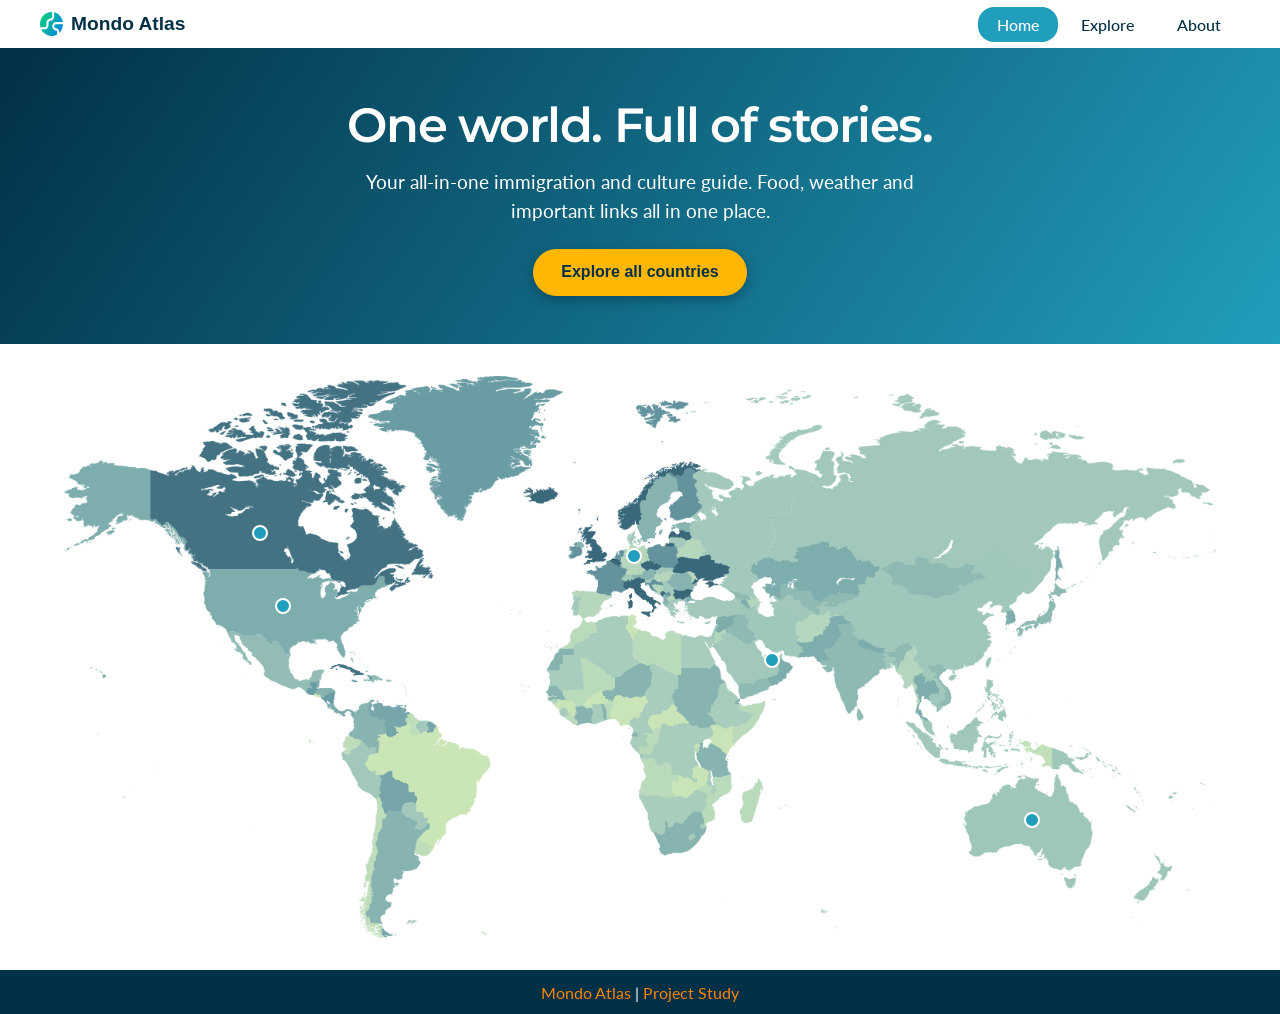
<file: index.html>
<!DOCTYPE html>
<html lang="en">

<head>
    <title>Mondo Atlas - Home</title>
    <meta charset="UTF-8">
    <meta name="viewport" content="width=device-width, initial-scale=1.0">
    <link rel="stylesheet" type="text/css" href="css/style.css">

    <!-- Google Fonts -->
    <link rel="preconnect" href="https://fonts.googleapis.com">
    <link rel="preconnect" href="https://fonts.gstatic.com" crossorigin>
    <link
        href="https://fonts.googleapis.com/css2?family=Lato:ital,wght@0,100;0,300;0,400;0,700;0,900;1,100;1,300;1,400;1,700;1,900&family=Montserrat:ital,wght@0,100..900;1,100..900&display=swap"
        rel="stylesheet">
</head>

<body>
    <!-- Main page navigation -->
    <nav id="topNav">
        <a href="./index.html">
            <div id="siteLogo"><img src="./assets/images/logo.svg" alt="globe logo"><span>Mondo Atlas</span></div>
        </a>
        <ul id="navItems">
            <li id="activeNav"><a href="./index.html">Home</a></li>
            <li><a href="./explore.html">Explore</a></li>
            <li><a href="./about.html">About</a></li>
        </ul>
    </nav>
    <!-- Main content -->
    <main>
        <!-- Hero Section -->
        <header class="heroSection">
            <h1>One world. Full of stories.</h1>
            <p>Your all-in-one immigration and culture guide. Food, weather and important links all in one place.</p>
            <a href="./explore.html" class="heroButton">Explore all countries</a>
        </header>
        <!-- Interactive map -->
        <section id="map">
            <a href="./countries/australia.html">
                <div class="countryDot" id="australiaDot"></div>
            </a>
            <a href="./countries/canada.html">
                <div class="countryDot" id="canadaDot"></div>
            </a>
            <a href="./countries/germany.html">
                <div class="countryDot" id="germanyDot"></div>
            </a>
            <a href="./countries/uae.html">
                <div class="countryDot" id="uaeDot"></div>
            </a>
            <a href="./countries/usa.html">
                <div class="countryDot" id="usaDot"></div>
            </a>
        </section>
    </main>
    <footer><a href=index.html>Mondo Atlas</a> | <a href="about.html">Project Study</a></footer>
</body>

</html>
</file>
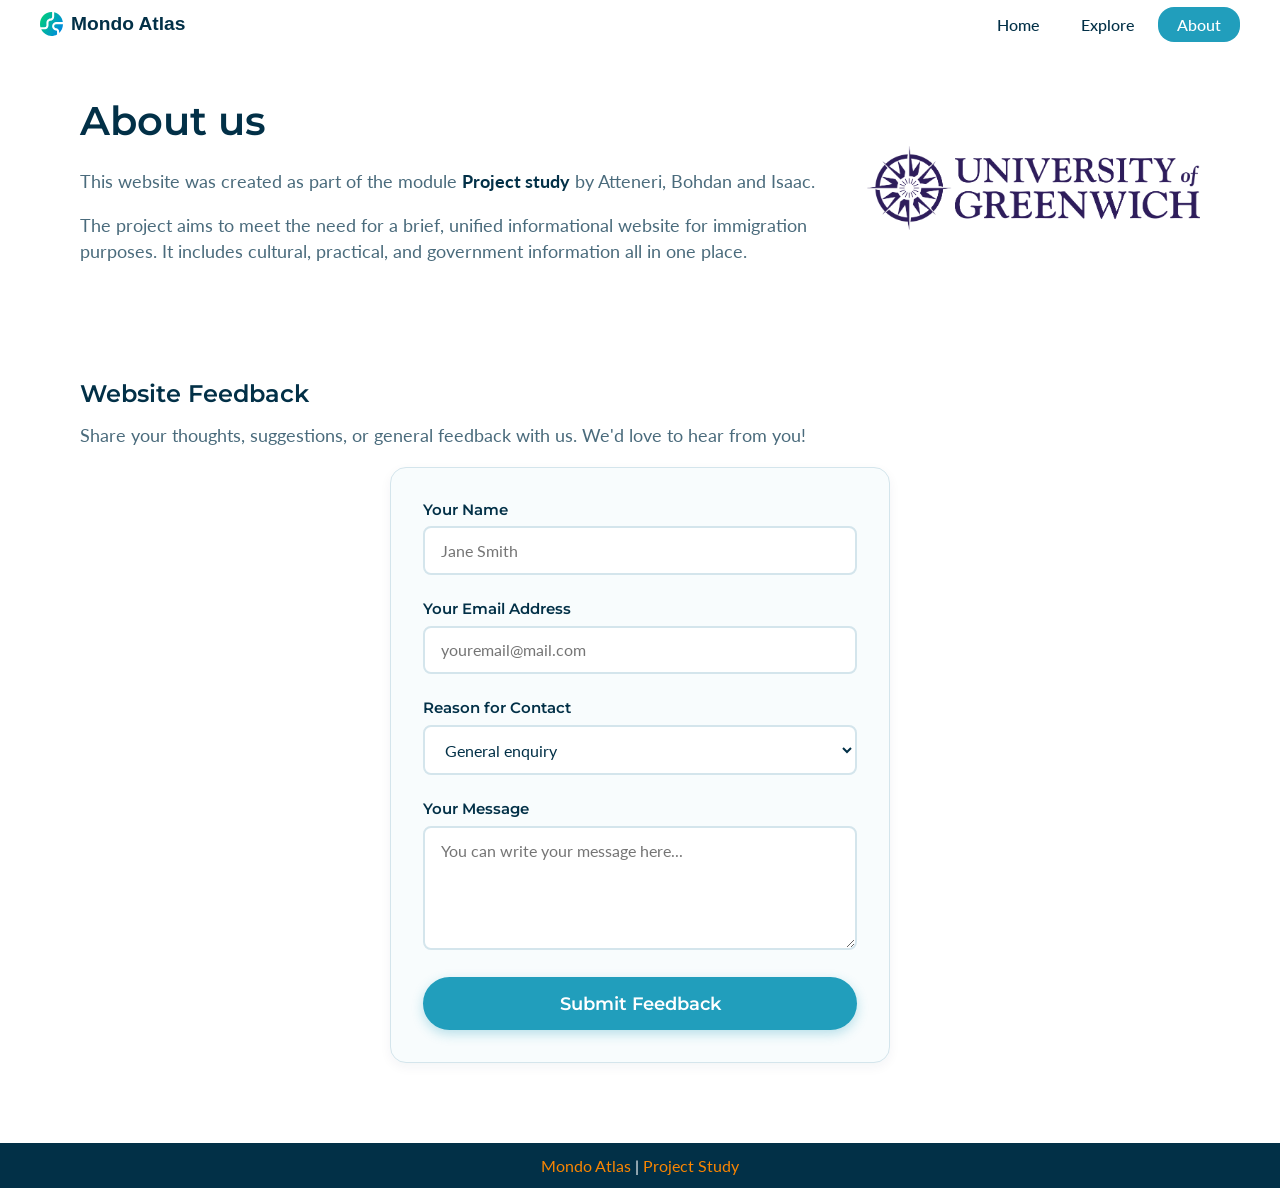
<file: about.html>
<!DOCTYPE html>
<html lang="en">

<head>
    <title>Mondo Atlas - About</title>
    <meta charset="UTF-8">
    <meta name="viewport" content="width=device-width, initial-scale=1.0">
    <link rel="stylesheet" type="text/css" href="css/style.css">

    <!-- Google Fonts -->
    <link rel="preconnect" href="https://fonts.googleapis.com">
    <link rel="preconnect" href="https://fonts.gstatic.com" crossorigin>
    <link
        href="https://fonts.googleapis.com/css2?family=Lato:ital,wght@0,100;0,300;0,400;0,700;0,900;1,100;1,300;1,400;1,700;1,900&family=Montserrat:ital,wght@0,100..900;1,100..900&display=swap"
        rel="stylesheet">
</head>

<body>
    <!-- Main page navigation -->
    <nav id="topNav">
        <a href="./index.html">
            <div id="siteLogo"><img src="./assets/images/logo.svg" alt="globe logo"><span>Mondo Atlas</span></div>
        </a>
        <ul id="navItems">
            <li><a href="./index.html">Home</a></li>
            <li><a href="./explore.html">Explore</a></li>
            <li id="activeNav"><a href="./about.html">About</a></li>
        </ul>
    </nav>
    <main>
        <!-- About us section -->
        <section class="aboutInfo">
            <div class="aboutText">
                <h1>About us</h1>
                <p>This website was created as part of the module <strong>Project study</strong> by Atteneri, Bohdan
                    and Isaac. </p>
                <p>The project aims to meet the need for a brief, unified informational website for immigration purposes. It includes cultural, practical, and government information all in one place.</p>
            </div>
            <div id="aboutLogo">
                <img src="./assets/images/university-of-greenwich-logo.png" alt="university of greenwich logo">
            </div>
        </section>

        <!-- Contact form -->
        <section class="contactSection">
            <div class="aboutText">
                <h2>Website Feedback</h2>
                <p>Share your thoughts, suggestions, or general feedback with us. We'd love to hear from you!</p>
            </div>

            <form class="contactForm" action="/send" method="POST">
                <div class="formGroup">
                    <label for="name">Your Name</label>
                    <input type="text" id="name" name="fName" placeholder="Jane Smith" required>
                </div>
                
                <div class="formGroup">
                    <label for="email">Your Email Address</label>
                    <input type="email" id="email" name="fEmail" placeholder="youremail@mail.com" required>
                </div>
                
                <div class="formGroup">
                    <label for="reason">Reason for Contact</label>
                    <select id="reason" name="fReason" required>
                        <option value="General">General enquiry</option>
                        <option value="Feedback">Website feedback</option>
                        <option value="Complaint">Complaint</option>
                        <option value="Other">Other</option>
                    </select>
                </div>
                
                <div class="formGroup">
                    <label for="feedbackField">Your Message</label>
                    <textarea id="feedbackField" name="fMessage" rows="5" placeholder="You can write your message here..." minlength="20" required></textarea>
                </div>

                <button type="submit" class="submitBtn">Submit Feedback</button>
            </form>
        </section>
    </main>
    <footer><a href=index.html>Mondo Atlas</a> | <a href="about.html">Project Study</a></footer>
</body>

</html>
</file>
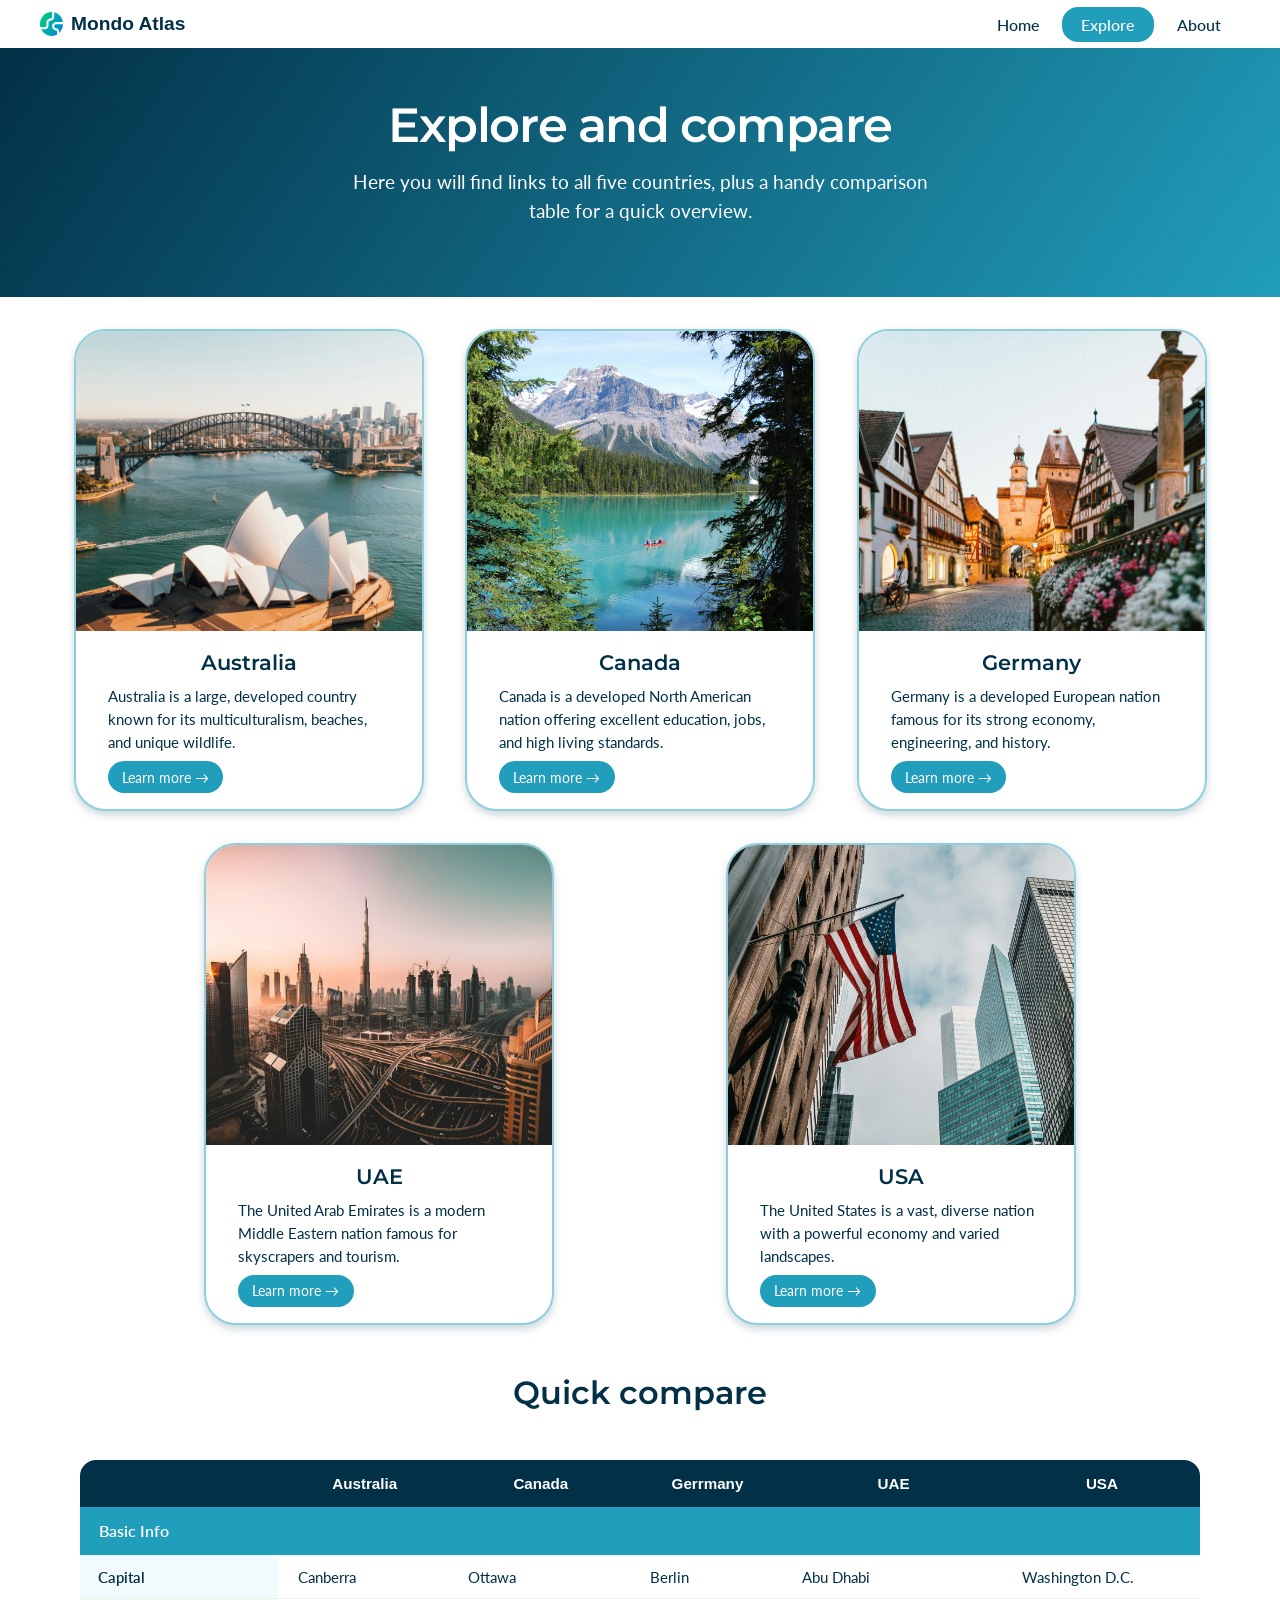
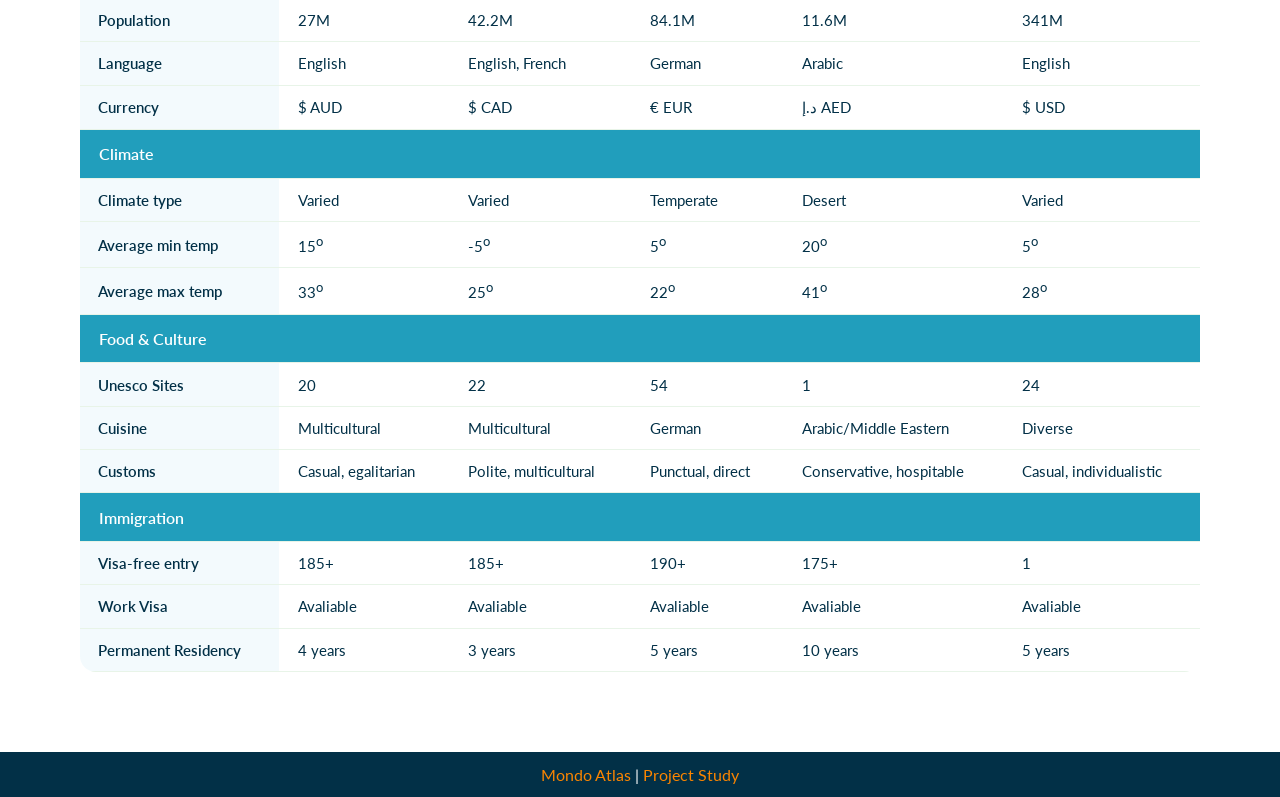
<file: explore.html>
<!DOCTYPE html>
<html lang="en">

<head>
    <title>Mondo Atlas - Explore</title>
    <meta charset="UTF-8">
    <meta name="viewport" content="width=device-width, initial-scale=1.0">
    <link rel="stylesheet" type="text/css" href="css/style.css">

    <!-- Google Fonts -->
    <link rel="preconnect" href="https://fonts.googleapis.com">
    <link rel="preconnect" href="https://fonts.gstatic.com" crossorigin>
    <link
        href="https://fonts.googleapis.com/css2?family=Lato:ital,wght@0,100;0,300;0,400;0,700;0,900;1,100;1,300;1,400;1,700;1,900&family=Montserrat:ital,wght@0,100..900;1,100..900&display=swap"
        rel="stylesheet">
</head>

<body>
    <!-- Main page navigation -->
    <nav id="topNav">
        <a href="./index.html">
            <div id="siteLogo"><img src="./assets/images/logo.svg" alt="globe logo"><span>Mondo Atlas</span></div>
        </a>
        <ul id="navItems">
            <li><a href="./index.html">Home</a></li>
            <li id="activeNav"><a href="./explore.html">Explore</a></li>
            <li><a href="./about.html">About</a></li>
        </ul>
    </nav>
    <!-- Main content -->
    <main>
        <!-- Hero Section -->
        <header class="heroSection">
            <h1>Explore and compare</h1>
            <p>Here you will find links to all five countries, plus a handy comparison table for a quick
                overview.</p>
        </header>

        <!-- Countries cards -->
        <section class="cardSection">
            <div class="countryCard">
                <img src="./assets/images/caleb-JmuyB-australia.jpg" alt="aerial view of Sidney skyline, Australia">
                <div class="cardText">
                    <h3>Australia</h3>
                    <p>Australia is a large, developed country known for its multiculturalism, beaches, and unique
                        wildlife.
                    </p>
                    <a href="./countries/australia.html">Learn more &rarr;</a>
                </div>
            </div>
            <div class="countryCard">
                <img src="./assets/images/bruno-soares-canada.jpg" alt="person on boar in Banff, Canada">
                <div class="cardText">
                    <h3>Canada</h3>
                    <p>Canada is a developed North American nation offering excellent education, jobs, and high living
                        standards.</p>
                    <a href="./countries/canada.html">Learn more &rarr;</a>
                </div>
            </div>
            <div class="countryCard">
                <img src="./assets/images/roman-kraft-germany.jpg" alt="Tyoical german houses in Rothenburg Germany">
                <div class="cardText">
                    <h3>Germany</h3>
                    <p> Germany is a developed European nation famous for its strong economy, engineering, and history.
                    </p>
                    <a href="./countries/germany.html">Learn more &rarr;</a>
                </div>
            </div>
            <div class="countryCard">
                <img src="./assets/images/david-rodrigo-uae.jpg" alt="Aerial view of a highway in Dubai, UAE">
                <div class="cardText">
                    <h3>UAE</h3>
                    <p>The United Arab Emirates is a modern Middle Eastern nation famous for skyscrapers and tourism.
                    </p>
                    <a href="./countries/uae.html">Learn more &rarr;</a>
                </div>
            </div>
            <div class="countryCard">
                <img src="./assets/images/nik-shuliahin-usa.jpg" alt="New york high rise building with USA flag">
                <div class="cardText">
                    <h3>USA</h3>
                    <p>The United States is a vast, diverse nation with a powerful economy and varied landscapes.</p>
                    <a href="./countries/usa.html">Learn more &rarr;</a>
                </div>
            </div>
        </section>

        <!-- Comparison table -->
        <section class="comparisonSection">
            <H2>Quick compare</H2>
            <div>
                <table class="comparisonTable">
                    <thead>
                        <tr>
                            <th></th>
                            <th>Australia</th>
                            <th>Canada</th>
                            <th>Gerrmany</th>
                            <th>UAE</th>
                            <th>USA</th>
                        </tr>
                    </thead>
                    <tbody>
                        <!-- General info -->
                        <tr class="tableSection">
                            <td colspan="6">Basic Info</td>
                        </tr>
                        <tr>
                            <td>Capital</td>
                            <td>Canberra</td>
                            <td>Ottawa</td>
                            <td>Berlin</td>
                            <td>Abu Dhabi</td>
                            <td>Washington D.C.</td>
                        </tr>
                        <tr>
                            <td>Population</td>
                            <td>27M</td>
                            <td>42.2M</td>
                            <td>84.1M</td>
                            <td>11.6M</td>
                            <td>341M</td>
                        </tr>
                        <tr>
                            <td>Language</td>
                            <td>English</td>
                            <td>English, French</td>
                            <td>German</td>
                            <td>Arabic</td>
                            <td>English</td>
                        </tr>
                        <tr>
                            <td>Currency</td>
                            <td> $ AUD</td>
                            <td> $ CAD</td>
                            <td> € EUR</td>
                            <td> د.إ AED</td>
                            <td> $ USD</td>
                        </tr>
                        <!-- Climate info -->
                        <tr class="tableSection">
                            <td colspan="6">Climate</td>
                        </tr>
                        <tr>
                            <td>Climate type</td>
                            <td>Varied</td>
                            <td>Varied</td>
                            <td>Temperate</td>
                            <td>Desert</td>
                            <td>Varied</td>
                        </tr>
                        <tr>
                            <td>Average min temp</td>
                            <td>15<sup>o</sup></td>
                            <td>-5<sup>o</sup></td>
                            <td>5<sup>o</sup></td>
                            <td>20<sup>o</sup></td>
                            <td>5<sup>o</sup></td>

                        </tr>
                        <tr>
                            <td>Average max temp</td>
                            <td>33<sup>o</sup></td>
                            <td>25<sup>o</sup></td>
                            <td>22<sup>o</sup></td>
                            <td>41<sup>o</sup></td>
                            <td>28<sup>o</sup></td>
                        </tr>
                        <!-- Culture information -->
                        <tr class="tableSection">
                            <td colspan="6">Food &amp; Culture</td>
                        </tr>
                        <tr>
                            <td>Unesco Sites</td>
                            <td>20</td>
                            <td>22</td>
                            <td>54</td>
                            <td>1</td>
                            <td>24</td>
                        </tr>
                        <tr>
                            <td>Cuisine</td>
                            <td>Multicultural</td>
                            <td>Multicultural</td>
                            <td>German</td>
                            <td>Arabic/Middle Eastern</td>
                            <td>Diverse</td>

                        </tr>
                        <tr>
                            <td>Customs</td>
                            <td>Casual, egalitarian</td>
                            <td>Polite, multicultural</td>
                            <td>Punctual, direct</td>
                            <td>Conservative, hospitable</td>
                            <td>Casual, individualistic</td>

                        </tr>
                        <!-- Immigration -->
                        <tr class="tableSection">
                            <td colspan="6">Immigration</td>
                        </tr>
                        <tr>
                            <td>Visa-free entry</td>
                            <td>185+</td>
                            <td>185+</td>
                            <td>190+</td>
                            <td>175+</td>
                            <td>1</td>

                        </tr>
                        <tr>
                            <td>Work Visa</td>
                            <td>Avaliable</td>
                            <td>Avaliable</td>
                            <td>Avaliable</td>
                            <td>Avaliable</td>
                            <td>Avaliable</td>

                        </tr>
                        <tr>
                            <td>Permanent Residency</td>
                            <td>4 years</td>
                            <td>3 years</td>
                            <td>5 years</td>
                            <td>10 years</td>
                            <td>5 years</td>

                        </tr>
                    </tbody>
                </table>
            </div>
        </section>
    </main>
    <footer><a href=index.html>Mondo Atlas</a> | <a href="about.html">Project Study</a></footer>
</body>

</html>
</file>
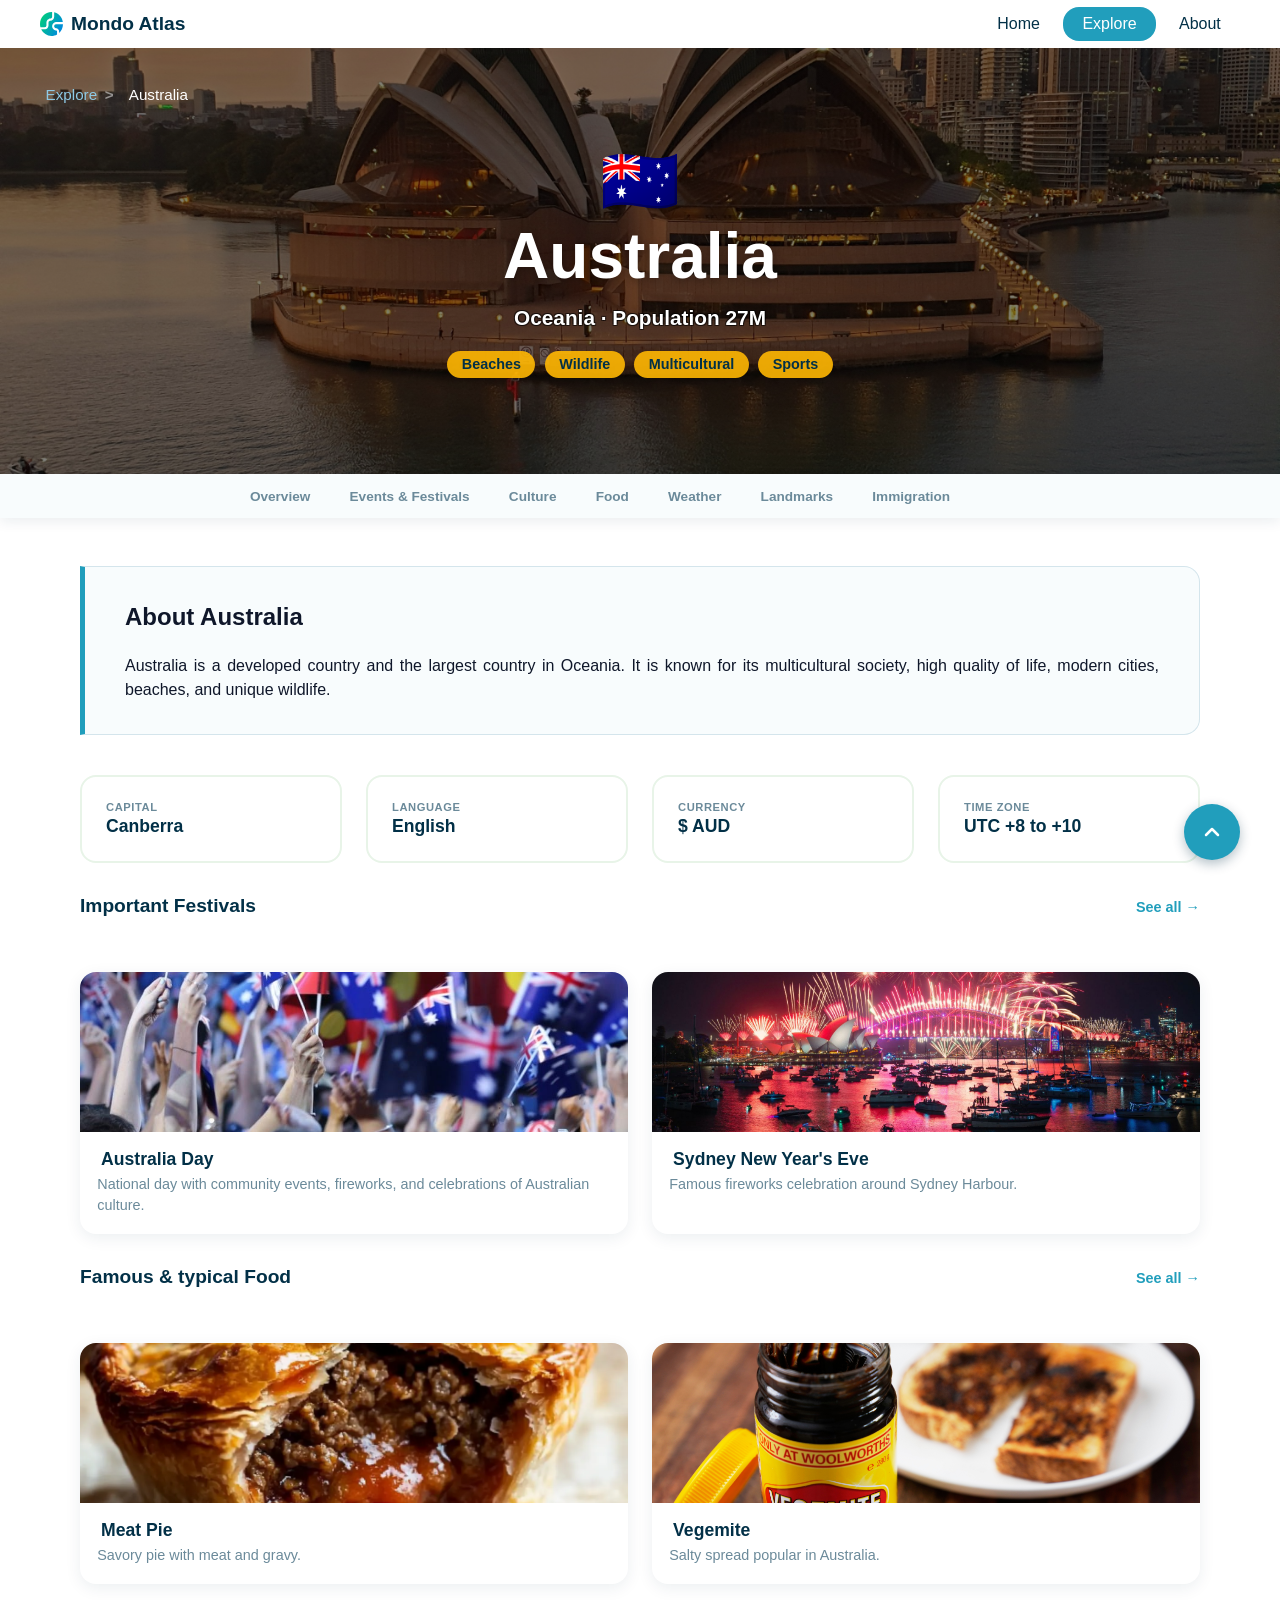
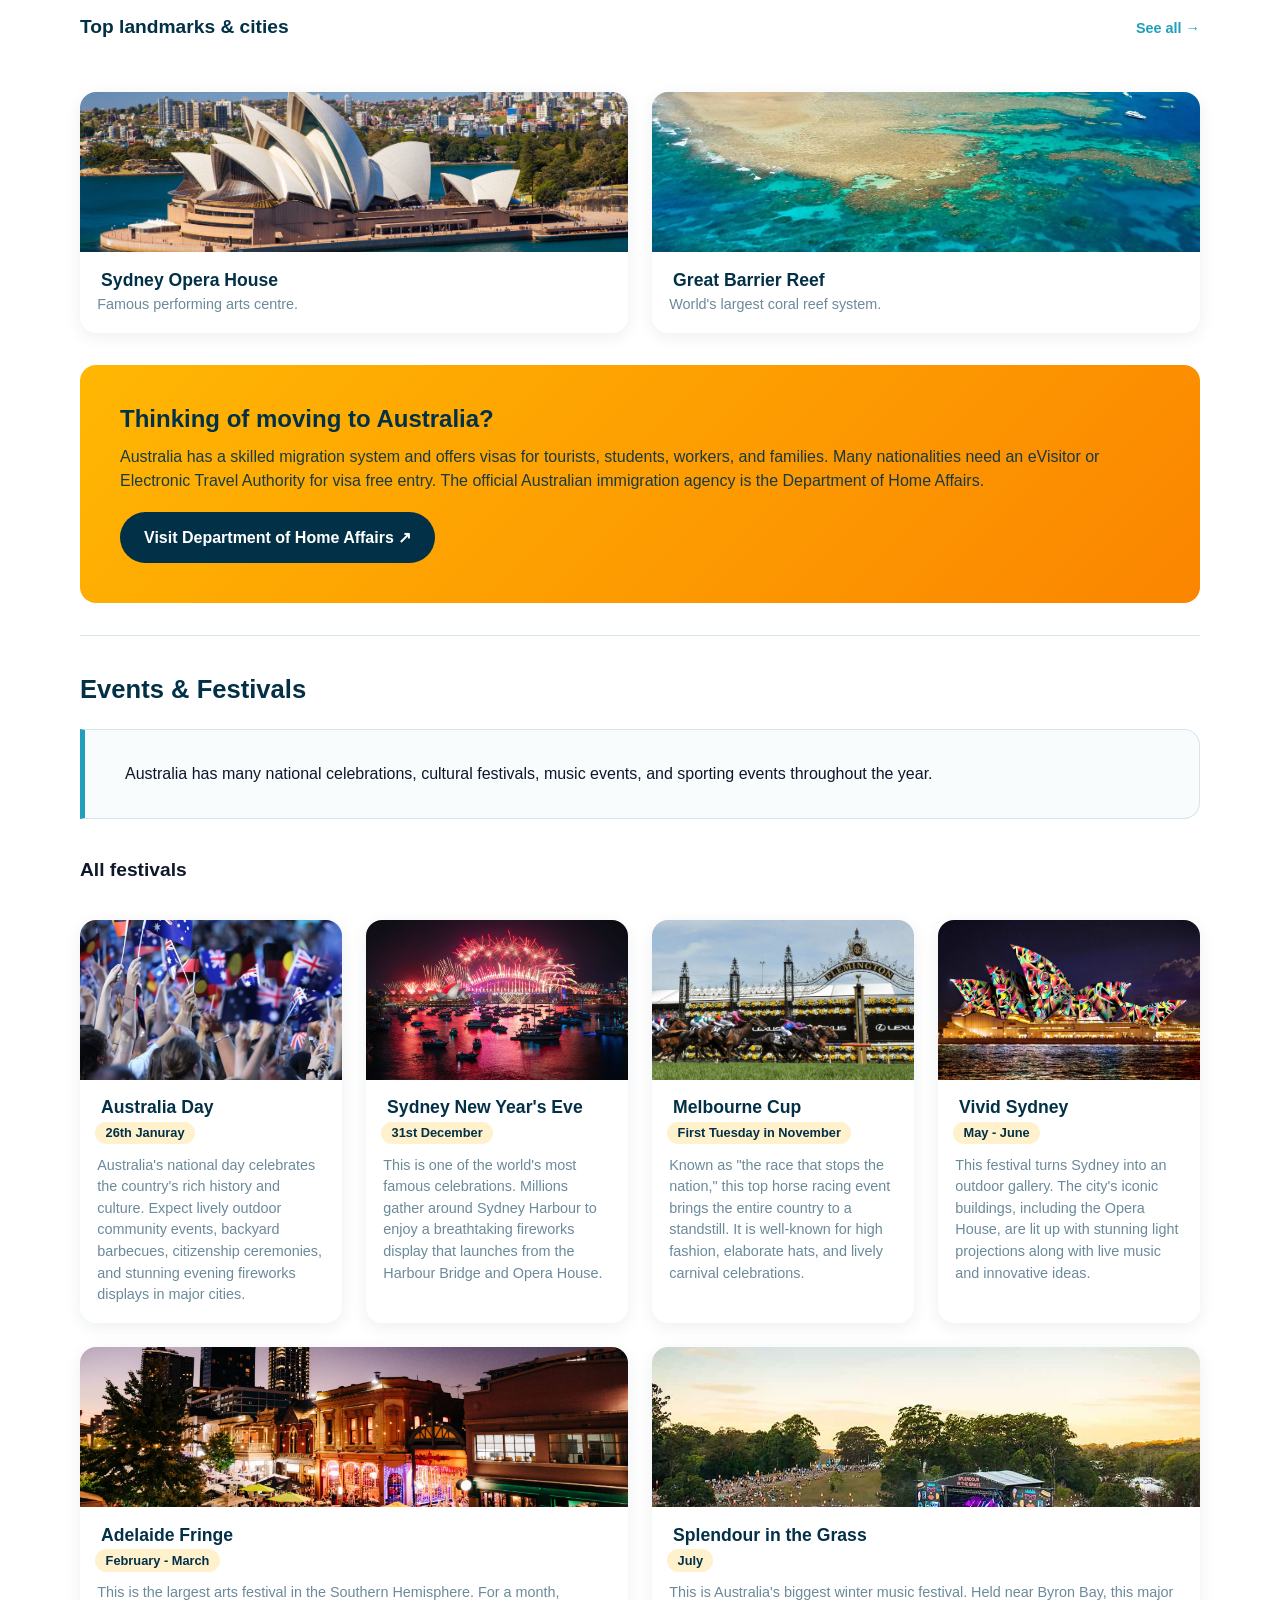
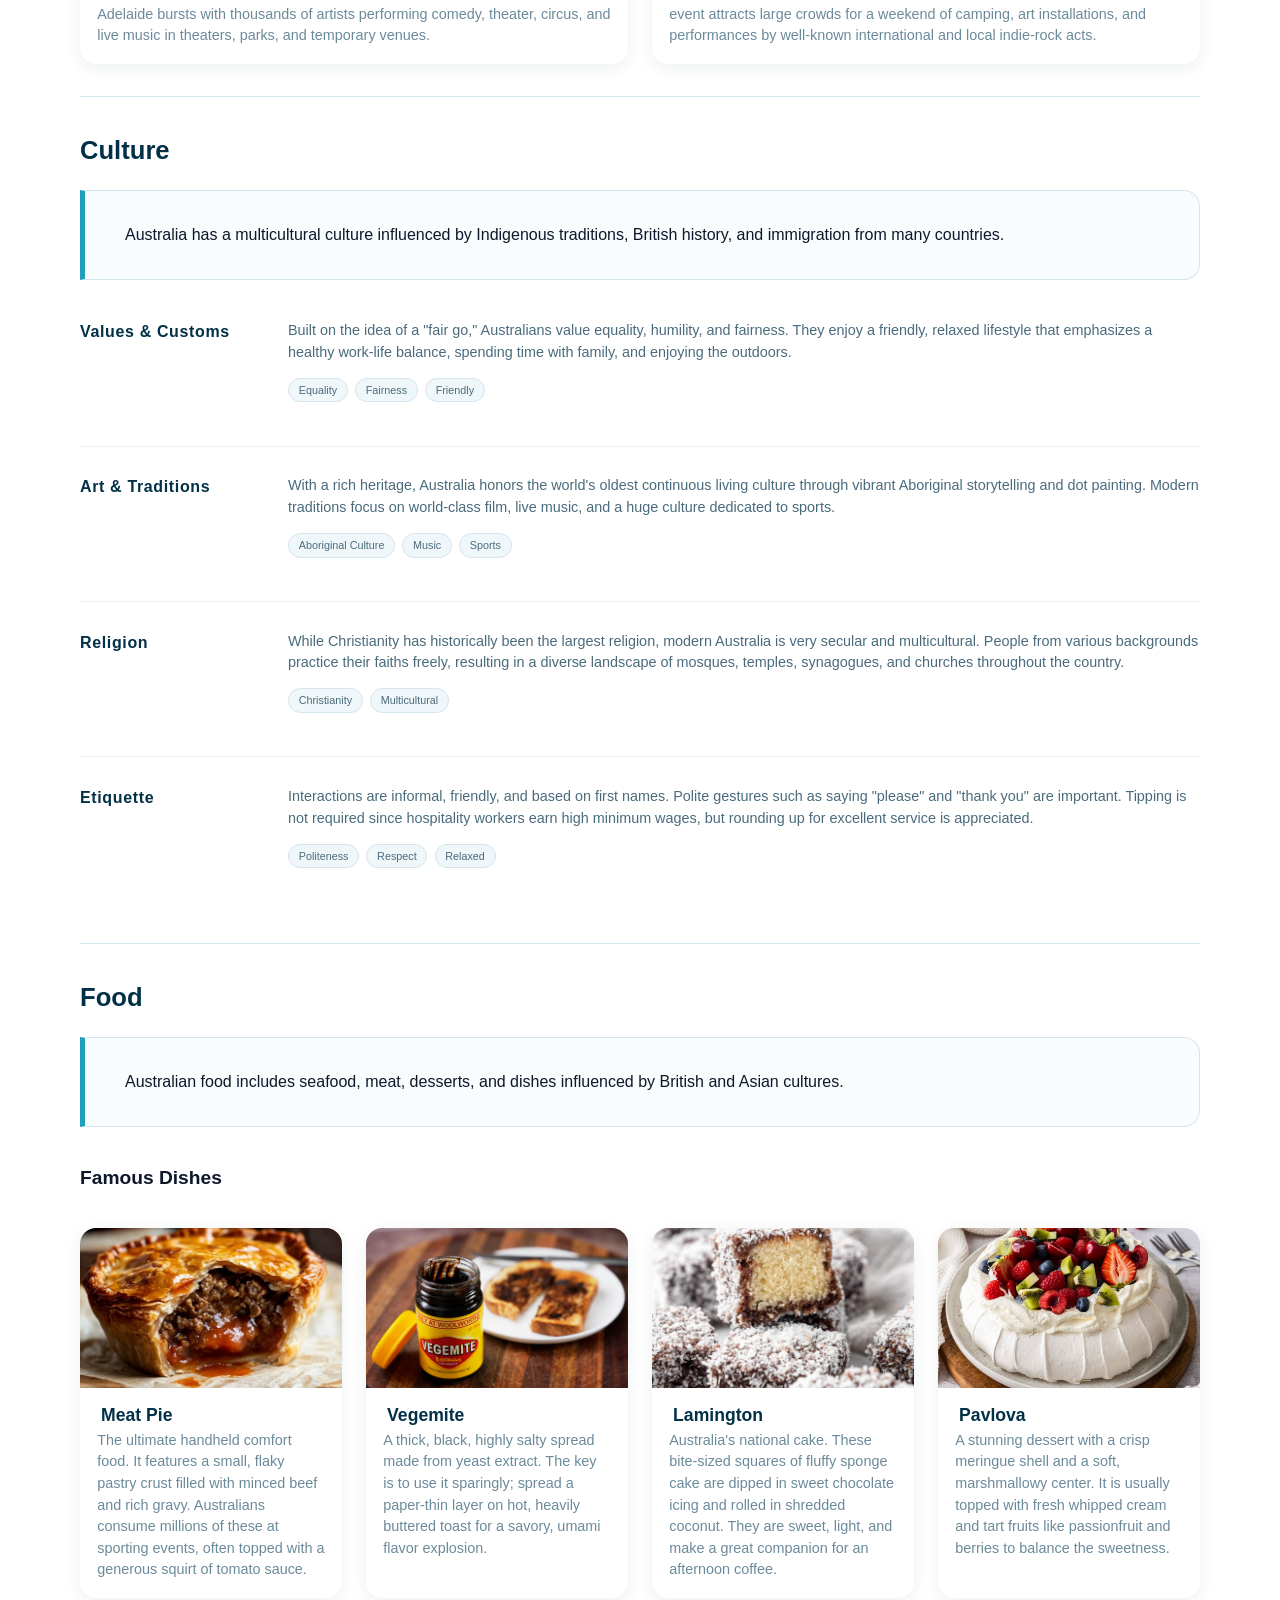
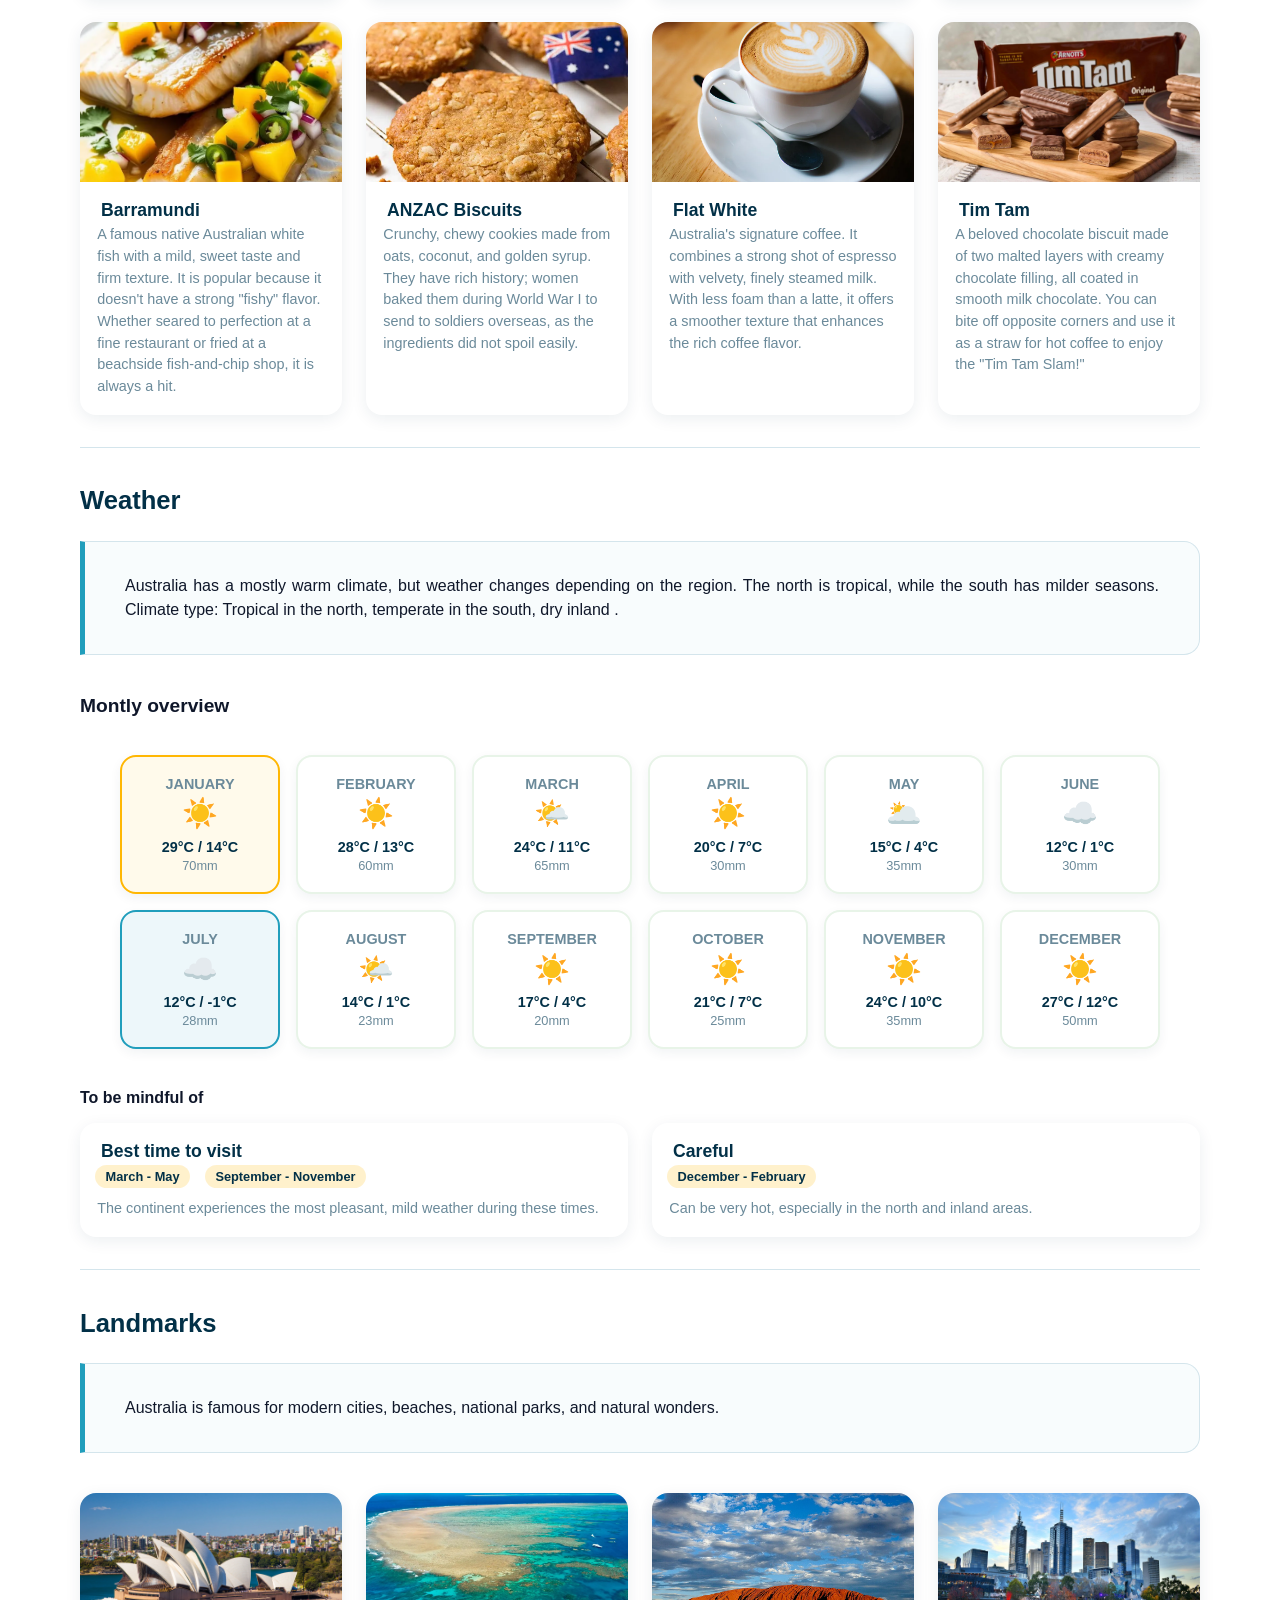
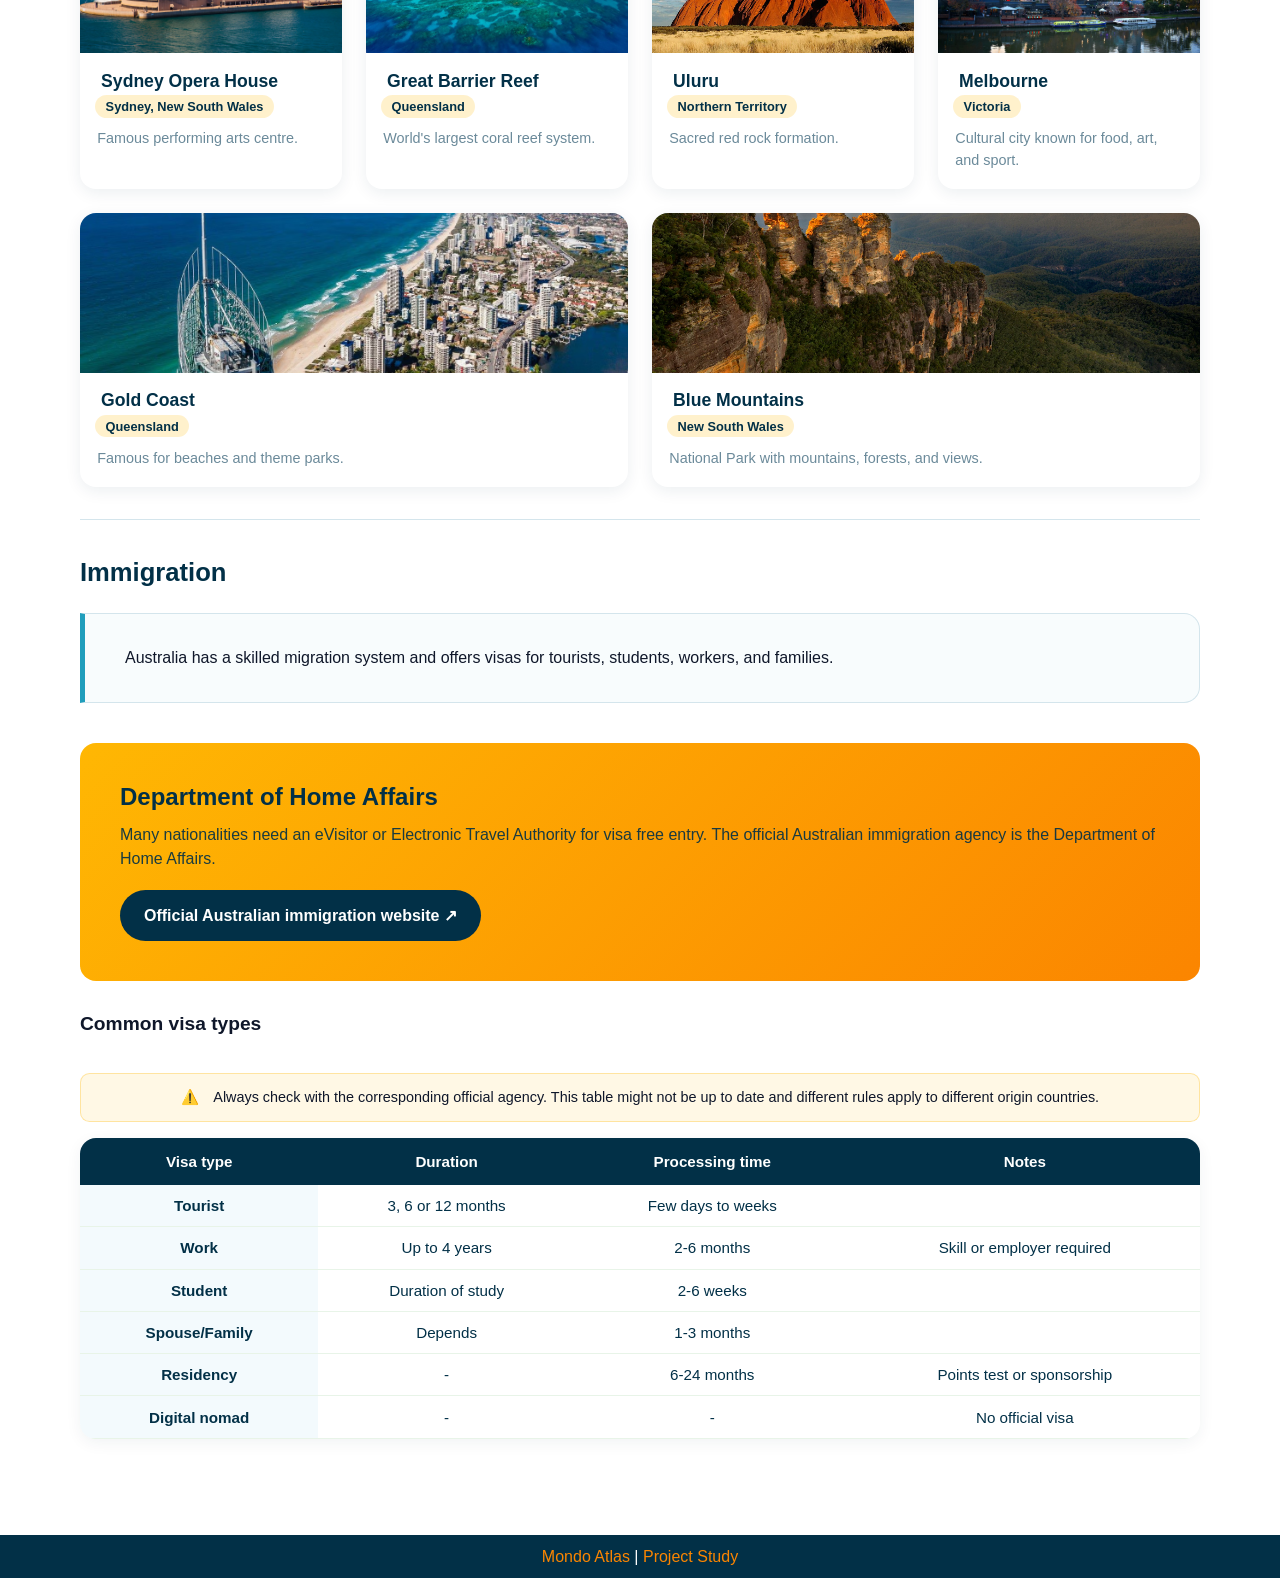
<file: countries/australia.html>
<!DOCTYPE html>
<html lang="en">

<head>
    <title>Australia - Mondo Atlas</title>
    <meta charset="UTF-8">
    <meta name="viewport" content="width=device-width, initial-scale=1.0">
    <link rel="stylesheet" type="text/css" href="../css/style.css">
</head>

<body id="top">
    <!-- Main page navigation -->
    <nav id="topNav">
        <a href="../index.html">
            <div id="siteLogo"><img src="../assets/images/logo.svg" alt="globe logo"><span>Mondo Atlas</span></div>
        </a>
        <ul id="navItems">
            <li><a href="../index.html">Home</a></li>
            <li id="activeNav"><a href="../explore.html">Explore</a></li>
            <li><a href="../about.html">About</a></li>
        </ul>
    </nav>
    <!-- Contry page Hero section -->
    <header class="countryHero" id="australiaHero">
        
        <nav class="breadcrumb" aria-label="Breadcrumb">
            <ol>
                <li><a href="../explore.html">Explore</a></li>
                <li><span>Australia</span></li>
            </ol>
        </nav>

        <div>
            <span class="countryFlag">🇦🇺</span>
            <h1>Australia</h1>
            <div class="countryHeroInfo">
                <p>Oceania · Population 27M</p>
            </div>
            <div class="countryTags">
                <span class="tag">Beaches</span>
                <span class="tag">Wildlife</span>
                <span class="tag">Multicultural</span>
                <span class="tag">Sports</span>
            </div>
        </div>
    </header>
    <!-- Country page navigation -->
    <nav class="countrySubnav" id="countryNav">
        <ul>
            <li><a href="#overview" class="subnavLink">Overview</a></li>
            <li><a href="#events" class="subnavLink">Events & Festivals</a></li>
            <li><a href="#culture" class="subnavLink">Culture</a></li>
            <li><a href="#food" class="subnavLink">Food</a></li>
            <li><a href="#weather" class="subnavLink">Weather</a></li>
            <li><a href="#landmarks" class="subnavLink">Landmarks</a></li>
            <li><a href="#immigration" class="subnavLink">Immigration</a></li>
        </ul>
    </nav>
    <!-- Country page Sections -->
    <main class="countryMain">
        <!-- overview -->
        <section id="overview" class="countrySection">
            <div class="sectionIntro">
                <h2>About Australia</h2>
                <p>Australia is a developed country and the largest country in Oceania. It is known for its
                    multicultural society, high quality of life, modern cities, beaches, and unique wildlife. </p>
            </div>
            <div class="keyInfo">
                <div class="infoCardTag">
                    <h6>Capital</h6>
                    <p>Canberra</p>
                </div>
                <div class="infoCardTag">
                    <h6>Language</h6>
                    <p>English</p>
                </div>
                <div class="infoCardTag">
                    <h6>Currency</h6>
                    <p>$ AUD</p>
                </div>
                <div class="infoCardTag">
                    <h6>Time Zone</h6>
                    <p>UTC +8 to +10</p>
                </div>
            </div>
            <!-- Festivals overview -->
            <div class="sectionHeader">
                <h3>Important Festivals</h3>
                <a href="#events" class="seeAllLink">See all &rarr;</a>
            </div>
            <div class="cardGrid">
                <div class="card">
                    <img src="../assets/images/countryImages/australia/australiaDay.jpg" alt="Australia day">
                    <h4>Australia Day</h4>
                    <p>National day with community events, fireworks, and celebrations of Australian culture. </p>
                </div>
                <div class="card">
                    <img src="../assets/images/countryImages/australia/sidneyNewsYearEve.jpg" alt="">
                    <h4>Sydney New Year's Eve </h4>
                    <p>Famous fireworks celebration around Sydney Harbour.</p>
                </div>
            </div>
            <!-- Food overview -->
            <div class="sectionHeader">
                <h3>Famous & typical Food</h3>
                <a href="#food" class="seeAllLink">See all &rarr;</a>
            </div>
            <div class="cardGrid">
                <div class="card">
                    <img src="../assets/images/countryImages/australia/meatpie.webp" alt="">
                    <h4>Meat Pie</h4>
                    <p>Savory pie with meat and gravy.</p>
                </div>
                <div class="card">
                    <img src="../assets/images/countryImages/australia/vegemite.jpg" alt="">
                    <h4>Vegemite</h4>
                    <p>Salty spread popular in Australia.</p>
                </div>
            </div>
            <!-- Landmarks overview -->
            <div class="sectionHeader">
                <h3>Top landmarks & cities</h3>
                <a href="#landmarks" class="seeAllLink">See all &rarr;</a>
            </div>
            <div class="cardGrid">
                <div class="card">
                    <img src="../assets/images/countryImages/australia/sidneyOperaHouse.webp" alt="">
                    <h4>Sydney Opera House</h4>
                    <p>Famous performing arts centre.</p>
                </div>
                <div class="card">
                    <img src="../assets/images/countryImages/australia/greatReaf.webp" alt="">
                    <h4>Great Barrier Reef</h4>
                    <p>World's largest coral reef system.</p>
                </div>
            </div>
            <!-- Immigration overview -->
            <div class="immigrationCTA">
                <div class="cta">
                    <h3>Thinking of moving to Australia?</h3>
                    <p>Australia has a skilled migration system and offers visas for tourists, students, workers, and
                        families. Many nationalities need an eVisitor or Electronic Travel Authority for visa free
                        entry. The official
                        Australian immigration agency is the Department of Home Affairs.</p>
                    <a target="_blank" href="https://immi.homeaffairs.gov.au" class="ctaLink"> Visit Department of Home
                        Affairs ↗</a>
                </div>
            </div>
        </section>

        <!-- === Events & festivals === -->
        <section id="events" class="countrySection">
            <h2>Events & Festivals</h2>
            <div class="sectionIntro">
                <p>Australia has many national celebrations, cultural festivals, music events, and sporting events
                    throughout the year. </p>
            </div>
            <h3>All festivals</h3>
            <div class="cardGrid">
                <div class="card">
                    <img src="../assets/images/countryImages/australia/australiaDay.jpg" alt="">
                    <h4>Australia Day</h4>
                    <span class="cardTag">26th Januray</span>
                    <p>Australia's national day celebrates the country's rich history and culture. Expect lively outdoor
                        community events, backyard barbecues, citizenship ceremonies, and stunning evening fireworks
                        displays in major cities.</p>
                </div>
                <div class="card">
                    <img src="../assets/images/countryImages/australia/sidneyNewsYearEve.jpg" alt="">
                    <h4>Sydney New Year's Eve</h4>
                    <span class="cardTag">31st December</span>
                    <p>This is one of the world's most famous celebrations. Millions gather around Sydney Harbour to
                        enjoy a breathtaking fireworks display that launches from the Harbour Bridge and Opera House.
                    </p>
                </div>
                <div class="card">
                    <img src="../assets/images/countryImages/australia/melbourneCup.webp" alt="">
                    <h4>Melbourne Cup </h4>
                    <span class="cardTag">First Tuesday in November</span>
                    <p>Known as "the race that stops the nation," this top horse racing event brings the entire country
                        to a standstill. It is well-known for high fashion, elaborate hats, and lively carnival
                        celebrations.</p>
                </div>
                <div class="card">
                    <img src="../assets/images/countryImages/australia/vividSydney.jpg" alt="">
                    <h4>Vivid Sydney</h4>
                    <span class="cardTag">May - June</span>
                    <p>This festival turns Sydney into an outdoor gallery. The city's iconic buildings, including the
                        Opera House, are lit up with stunning light projections along with live music and innovative
                        ideas.</p>
                </div>
                <div class="card">
                    <img src="../assets/images/countryImages/australia/adelaideFringe.webp" alt="">
                    <h4>Adelaide Fringe </h4>
                    <span class="cardTag">February - March</span>
                    <p>This is the largest arts festival in the Southern Hemisphere. For a month, Adelaide bursts with
                        thousands of artists performing comedy, theater, circus, and live music in theaters, parks, and
                        temporary venues.</p>
                </div>
                <div class="card">
                    <img src="../assets/images/countryImages/australia/splendourITG.jpg" alt="">
                    <h4>Splendour in the Grass</h4>
                    <span class="cardTag">July</span>
                    <p>This is Australia's biggest winter music festival. Held near Byron Bay, this major event attracts
                        large crowds for a weekend of camping, art installations, and performances by well-known
                        international and local indie-rock acts.</p>
                </div>
            </div>
        </section>
        <!-- === Culture === -->
        <section id="culture" class="countrySection">
            <h2>Culture</h2>
            <div class="sectionIntro">
                <p>Australia has a multicultural culture influenced by Indigenous traditions, British history, and
                    immigration from many countries.</p>
            </div>
            <div class="horizontalRows">
                <div class="horizontalCard">
                    <h4>Values & Customs</h4>
                    <div>
                        <p>Built on the idea of a "fair go," Australians value equality, humility, and fairness. They
                            enjoy a friendly, relaxed lifestyle that emphasizes a healthy work-life balance, spending
                            time with family, and enjoying the outdoors.</p>
                        <p class="cultureTags">
                            <span>Equality</span>
                            <span>Fairness</span>
                            <span>Friendly</span>
                        </p>
                    </div>
                </div>
                <div class="horizontalCard">
                    <h4>Art & Traditions</h4>
                    <div>
                        <p>With a rich heritage, Australia honors the world's oldest continuous living culture through
                            vibrant Aboriginal storytelling and dot painting. Modern traditions focus on world-class
                            film, live music, and a huge culture dedicated to sports.</p>
                        <p class="cultureTags">
                            <span>Aboriginal culture</span>
                            <span>Music</span>
                            <span>Sports</span>
                        </p>
                    </div>
                </div>
                <div class="horizontalCard">
                    <h4>Religion</h4>
                    <div>
                        <p>While Christianity has historically been the largest religion, modern Australia is very
                            secular and multicultural. People from various backgrounds practice their faiths freely,
                            resulting in a diverse landscape of mosques, temples, synagogues, and churches throughout
                            the country.</p>
                        <p class="cultureTags">
                            <span>Christianity</span>
                            <span>Multicultural</span>
                        </p>
                    </div>
                </div>
                <div class="horizontalCard">
                    <h4>Etiquette</h4>
                    <div>
                        <p>Interactions are informal, friendly, and based on first names. Polite gestures such as saying
                            "please" and "thank you" are important. Tipping is not required since hospitality workers
                            earn high minimum wages, but rounding up for excellent service is appreciated.</p>
                        <p class="cultureTags">
                            <span>Politeness</span>
                            <span>Respect</span>
                            <span>Relaxed</span>
                        </p>
                    </div>
                </div>
            </div>
        </section>
        <!-- === Food === -->
        <section id="food" class="countrySection">
            <h2>Food</h2>
            <div class="sectionIntro">
                <p>Australian food includes seafood, meat, desserts, and dishes influenced by British and Asian
                    cultures.</p>
            </div>
            <h3>Famous Dishes</h3>
            <div class="cardGrid">
                <div class="card">
                    <img src="../assets/images/countryImages/australia/meatpie.webp" alt="">
                    <h4>Meat Pie</h4>
                    <p>The ultimate handheld comfort food. It features a small, flaky pastry crust filled with minced
                        beef and rich gravy. Australians consume millions of these at sporting events, often topped with
                        a generous squirt of tomato sauce.</p>
                </div>
                <div class="card">
                    <img src="../assets/images/countryImages/australia/vegemite.jpg" alt="">
                    <h4>Vegemite</h4>
                    <p>A thick, black, highly salty spread made from yeast extract. The key is to use it sparingly;
                        spread a paper-thin layer on hot, heavily buttered toast for a savory, umami flavor explosion.
                    </p>
                </div>
                <div class="card">
                    <img src="../assets/images/countryImages/australia/lamington.jpg" alt="">
                    <h4>Lamington</h4>
                    <p>Australia's national cake. These bite-sized squares of fluffy sponge cake are dipped in sweet
                        chocolate icing and rolled in shredded coconut. They are sweet, light, and make a great
                        companion for an afternoon coffee.</p>
                </div>
                <div class="card">
                    <img src="../assets/images/countryImages/australia/pavlova.jpg" alt="">
                    <h4>Pavlova</h4>
                    <p>A stunning dessert with a crisp meringue shell and a soft, marshmallowy center. It is usually
                        topped with fresh whipped cream and tart fruits like passionfruit and berries to balance the
                        sweetness.</p>
                </div>
                <div class="card">
                    <img src="../assets/images/countryImages/australia/barramundi.webp" alt="">
                    <h4>Barramundi</h4>
                    <p>A famous native Australian white fish with a mild, sweet taste and firm texture. It is popular
                        because it doesn't have a strong "fishy" flavor. Whether seared to perfection at a fine
                        restaurant or fried at a beachside fish-and-chip shop, it is always a hit.</p>
                </div>
                <div class="card">
                    <img src="../assets/images/countryImages/australia/anzac.webp" alt="">
                    <h4>ANZAC Biscuits</h4>
                    <p>Crunchy, chewy cookies made from oats, coconut, and golden syrup. They have rich history; women
                        baked them during World War I to send to soldiers overseas, as the ingredients did not spoil
                        easily.</p>
                </div>
                <div class="card">
                    <img src="../assets/images/countryImages/australia/flatwhite.webp" alt="">
                    <h4>Flat White</h4>
                    <p>Australia's signature coffee. It combines a strong shot of espresso with velvety, finely steamed
                        milk. With less foam than a latte, it offers a smoother texture that enhances the rich coffee
                        flavor.</p>
                </div>
                <div class="card">
                    <img src="../assets/images/countryImages/australia/timtam.jpg" alt="">
                    <h4>Tim Tam </h4>
                    <p>A beloved chocolate biscuit made of two malted layers with creamy chocolate filling, all coated
                        in smooth milk chocolate. You can bite off opposite corners and use it as a straw for hot coffee
                        to enjoy the "Tim Tam Slam!"</p>
                </div>
        </section>
        <!-- === Weather === -->
        <section id="weather" class="countrySection">
            <h2>Weather</h2>
            <div class="sectionIntro">
                <p>Australia has a mostly warm climate, but weather changes depending on the region. The north is
                    tropical, while the south has milder seasons. Climate type: Tropical in the north, temperate in the
                    south, dry inland .</p>
            </div>
            <h3>Montly overview</h3>
            <div class="weatherGrid">
                <div class="weatherCard warmest">
                    <span class="month">January</span>
                    <span class="monthEmoji">☀️</span>
                    <span class="monthTemp">29°C / 14°C</span>
                    <span class="monthRain">70mm</span>
                </div>
                <div class="weatherCard">
                    <span class="month">February</span>
                    <span class="monthEmoji">☀️</span>
                    <span class="monthTemp">28°C / 13°C</span>
                    <span class="monthRain">60mm</span>
                </div>
                <div class="weatherCard">
                    <span class="month">March</span>
                    <span class="monthEmoji">🌤️</span>
                    <span class="monthTemp">24°C / 11°C</span>
                    <span class="monthRain">65mm</span>
                </div>
                <div class="weatherCard">
                    <span class="month">April</span>
                    <span class="monthEmoji">☀️</span>
                    <span class="monthTemp">20°C / 7°C</span>
                    <span class="monthRain">30mm</span>
                </div>
                <div class="weatherCard">
                    <span class="month">May</span>
                    <span class="monthEmoji">🌥️</span>
                    <span class="monthTemp">15°C / 4°C</span>
                    <span class="monthRain">35mm</span>
                </div>
                <div class="weatherCard">
                    <span class="month">June</span>
                    <span class="monthEmoji">☁️</span>
                    <span class="monthTemp">12°C / 1°C</span>
                    <span class="monthRain">30mm</span>
                </div>
                <div class="weatherCard coldest">
                    <span class="month">July</span>
                    <span class="monthEmoji">☁️</span>
                    <span class="monthTemp">12°C / -1°C</span>
                    <span class="monthRain">28mm</span>
                </div>
                <div class="weatherCard">
                    <span class="month">August</span>
                    <span class="monthEmoji">🌤️</span>
                    <span class="monthTemp">14°C / 1°C</span>
                    <span class="monthRain">23mm</span>
                </div>
                <div class="weatherCard">
                    <span class="month">September</span>
                    <span class="monthEmoji">☀️</span>
                    <span class="monthTemp">17°C / 4°C</span>
                    <span class="monthRain">20mm</span>
                </div>
                <div class="weatherCard">
                    <span class="month">October</span>
                    <span class="monthEmoji">☀️</span>
                    <span class="monthTemp">21°C / 7°C</span>
                    <span class="monthRain">25mm</span>
                </div>
                <div class="weatherCard">
                    <span class="month">November</span>
                    <span class="monthEmoji">☀️</span>
                    <span class="monthTemp">24°C / 10°C</span>
                    <span class="monthRain">35mm</span>
                </div>
                <div class="weatherCard">
                    <span class="month">December</span>
                    <span class="monthEmoji">☀️</span>
                    <span class="monthTemp">27°C / 12°C</span>
                    <span class="monthRain">50mm</span>
                </div>
            </div>
            <h4>To be mindful of</h4>
            <div class="cardGrid">
                <div class="card">
                    <h4>Best time to visit</h4>
                    <span class="cardTag">March - May</span><span class="cardTag">September - November</span>
                    <p>The continent experiences the most pleasant, mild weather during these times.</p>
                </div>
                <div class="card">
                    <h4>Careful</h4>
                    <span class="cardTag">December - February</span>
                    <p>Can be very hot, especially in the north and inland areas. </p>
                </div>
            </div>
        </section>
        <!-- ==== Landmarks ==== -->
        <section id="landmarks" class="countrySection">
            <h2>Landmarks</h2>
            <div class="sectionIntro">
                <p>Australia is famous for modern cities, beaches, national parks, and natural wonders. </p>
            </div>
            <div class="cardGrid">
                <div class="card">
                    <img src="../assets/images/countryImages/australia/sidneyOperaHouse.webp" alt="">
                    <h4>Sydney Opera House</h4>
                    <span class="cardTag">Sydney, New South Wales</span>
                    <p>Famous performing arts centre. </p>
                </div>
                <div class="card">
                    <img src="../assets/images/countryImages/australia/greatReaf.webp" alt="">
                    <h4>Great Barrier Reef</h4>
                    <span class="cardTag">Queensland </span>
                    <p>World's largest coral reef system. </p>
                </div>
                <div class="card">
                    <img src="../assets/images/countryImages/australia/urulu.jpg" alt="">
                    <h4>Uluru</h4>
                    <span class="cardTag">Northern Territory </span>
                    <p>Sacred red rock formation.</p>
                </div>
                <div class="card">
                    <img src="../assets/images/countryImages/australia/melbourne.jpg" alt="">
                    <h4>Melbourne</h4>
                    <span class="cardTag">Victoria </span>
                    <p>Cultural city known for food, art, and sport.</p>
                </div>
                <div class="card">
                    <img src="../assets/images/countryImages/australia/goldCoast.avif" alt="">
                    <h4>Gold Coast</h4>
                    <span class="cardTag">Queensland</span>
                    <p>Famous for beaches and theme parks. </p>
                </div>
                <div class="card">
                    <img src="../assets/images/countryImages/australia/blueMountain.webp" alt="">
                    <h4>Blue Mountains</h4>
                    <span class="cardTag">New South Wales</span>
                    <p>National Park with mountains, forests, and views.</p>
                </div>
        </section>
        <!-- ==== Immgration ==== -->
        <section id="immigration" class="countrySection">
            <h2>Immigration</h2>
            <div class="sectionIntro">
                <p>Australia has a skilled migration system and offers visas for tourists, students, workers, and
                    families. </p>
            </div>
            <div class="immigrationCTA">
                <div class="cta">
                    <h3>Department of Home Affairs</h3>
                    <p>Many nationalities need an eVisitor or Electronic Travel Authority for visa free
                        entry. The official
                        Australian immigration agency is the Department of Home Affairs.</p>
                    <a target="_blank" href="https://immi.homeaffairs.gov.au" class="ctaLink"> Official Australian
                        immigration website
                        ↗</a>
                </div>
            </div>

            <h3>Common visa types</h3>
            <div class="visaWarning">
                <p><span>⚠️</span>Always check with the corresponding official agency. This table might not be up to
                    date and
                    different
                    rules apply to different origin countries.</p>
            </div>
            <div class="visaTable">
                <table class="comparisonTable">
                    <thead>
                        <tr>
                            <th>Visa type</th>
                            <th>Duration</th>
                            <th>Processing time</th>
                            <th>Notes</th>
                        </tr>
                    </thead>
                    <tbody>
                        <tr>
                            <td>Tourist</td>
                            <td>3, 6 or 12 months</td>
                            <td>Few days to weeks</td>
                            <td></td>
                        </tr>
                        <tr>
                            <td>Work</td>
                            <td>Up to 4 years</td>
                            <td>2-6 months</td>
                            <td>Skill or employer required</td>
                        </tr>
                        <tr>
                            <td>Student</td>
                            <td>Duration of study</td>
                            <td>2-6 weeks</td>
                            <td></td>
                        </tr>
                        <tr>
                            <td>Spouse/Family</td>
                            <td>Depends</td>
                            <td>1-3 months</td>
                            <td></td>
                        </tr>
                        <tr>
                            <td>Residency</td>
                            <td> - </td>
                            <td>6-24 months</td>
                            <td>Points test or sponsorship</td>
                        </tr>
                        <tr>
                            <td>Digital nomad</td>
                            <td> - </td>
                            <td> - </td>
                            <td>No official visa</td>
                        </tr>
                    </tbody>
                </table>
            </div>

        </section>
    </main>

    <!-- Footer -->
    <footer><a href="../index.html">Mondo Atlas</a> | <a href="../about.html">Project Study</a></footer>

    <!-- Back to top button -->
     <a href="#top" class="back-to-top" aria-label="Back to top">
        <svg xmlns="http://www.w3.org/2000/svg" viewBox="0 0 24 24" fill="none" stroke="currentColor" stroke-width="2.5" stroke-linecap="round" stroke-linejoin="round">
            <path d="m18 15-6-6-6 6"/>
        </svg>
    </a>
</body>

</html>
</file>
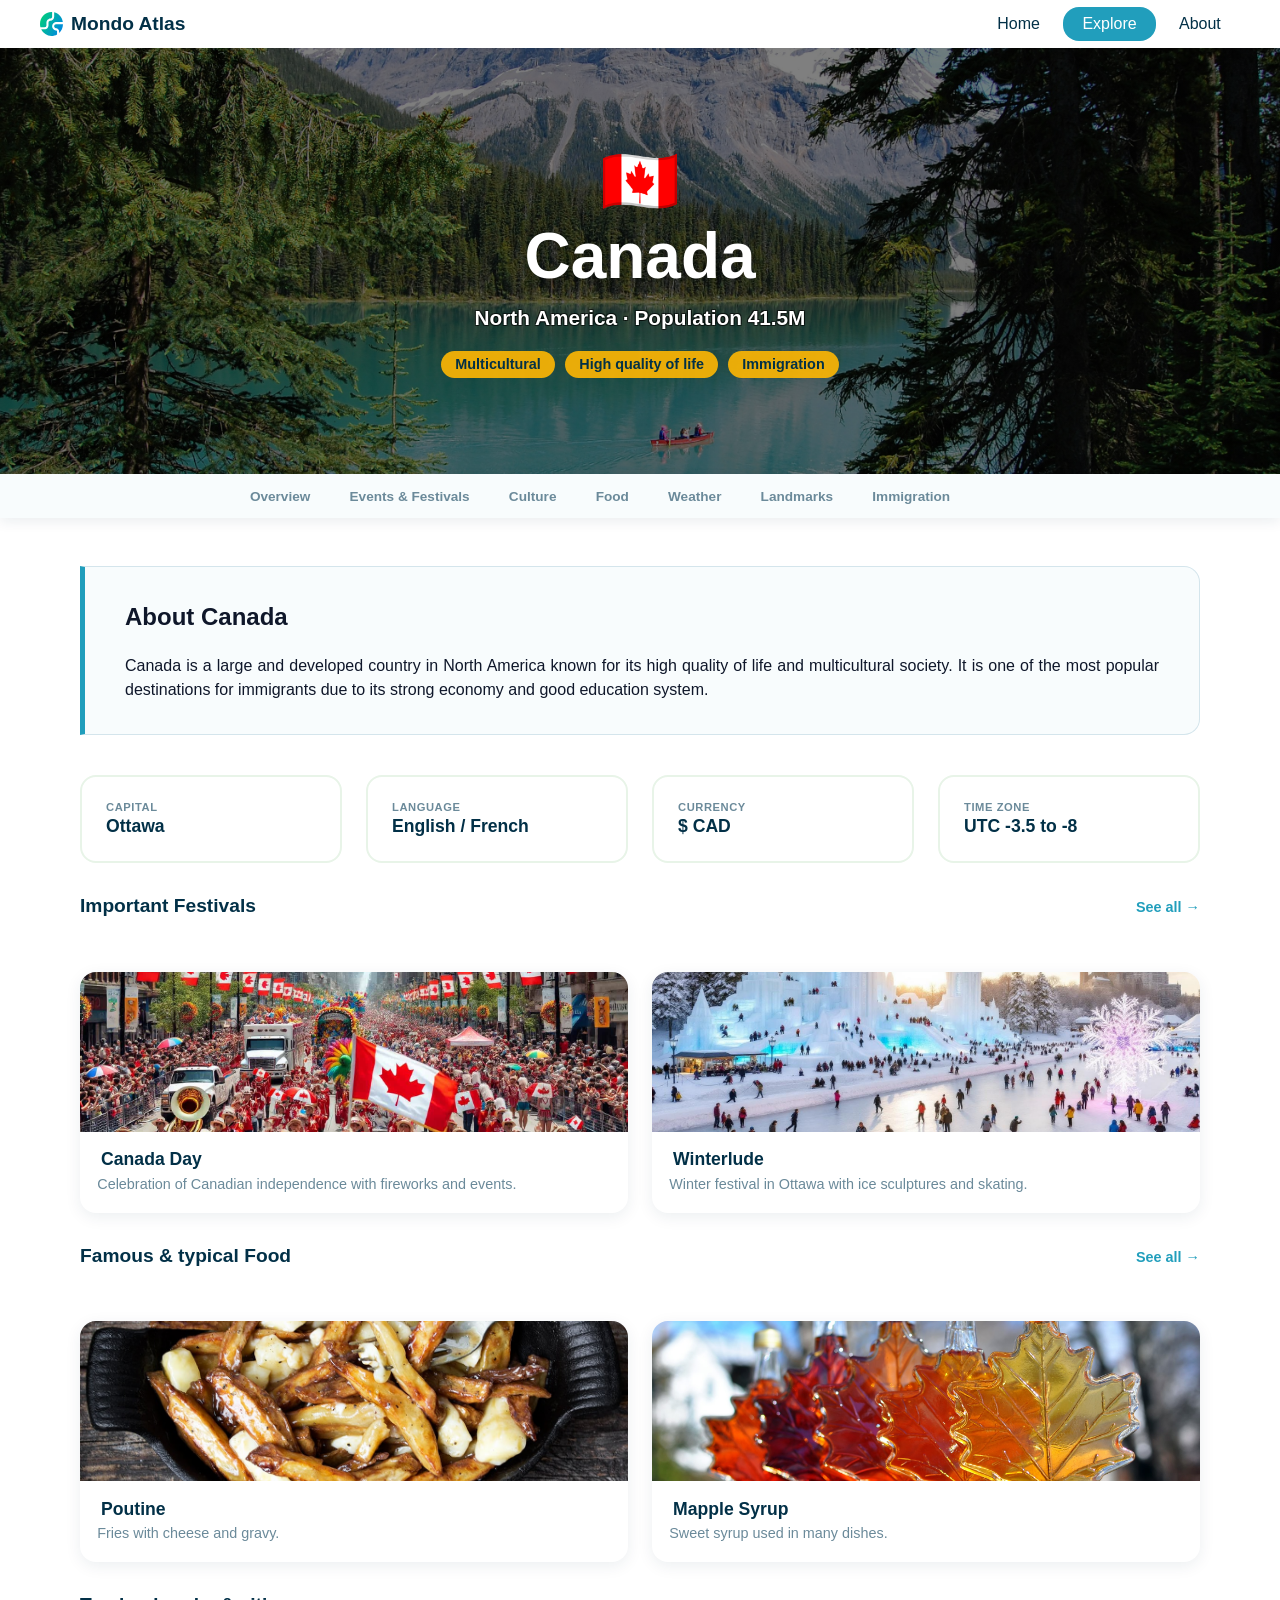
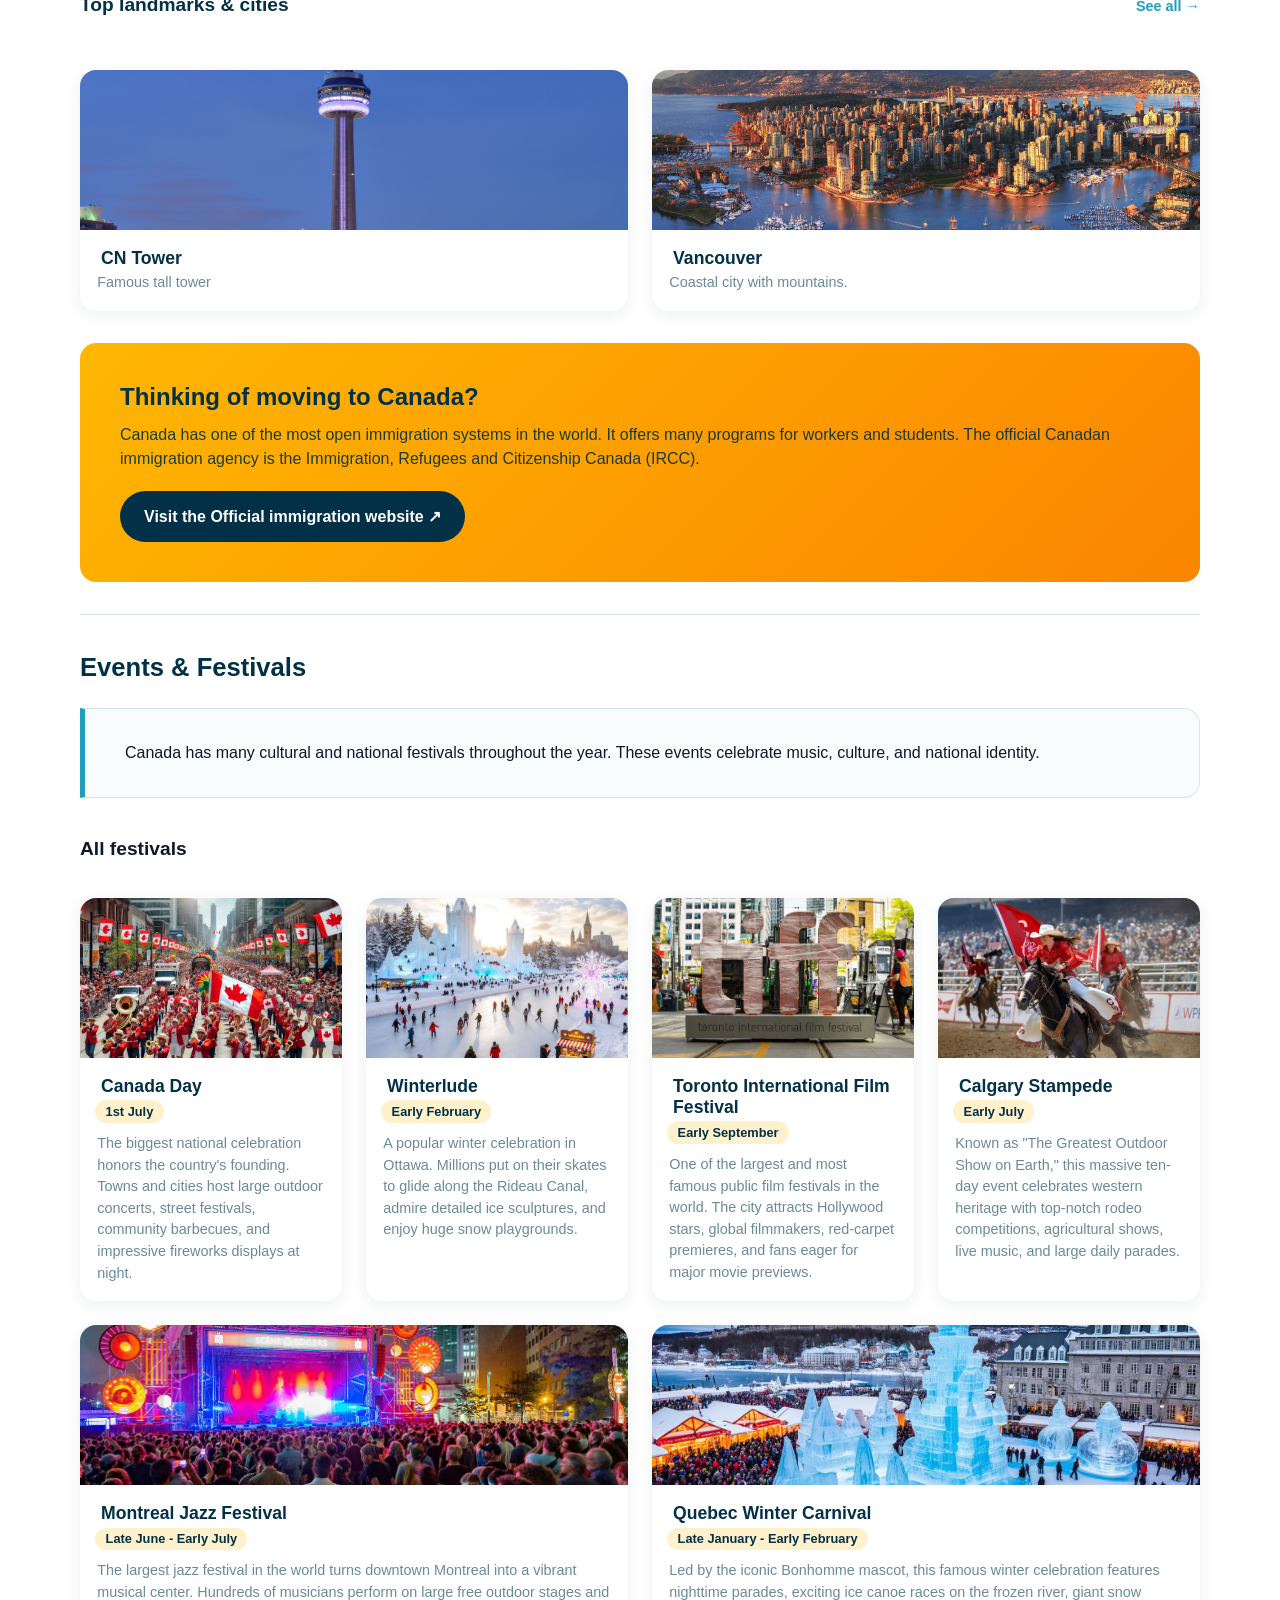
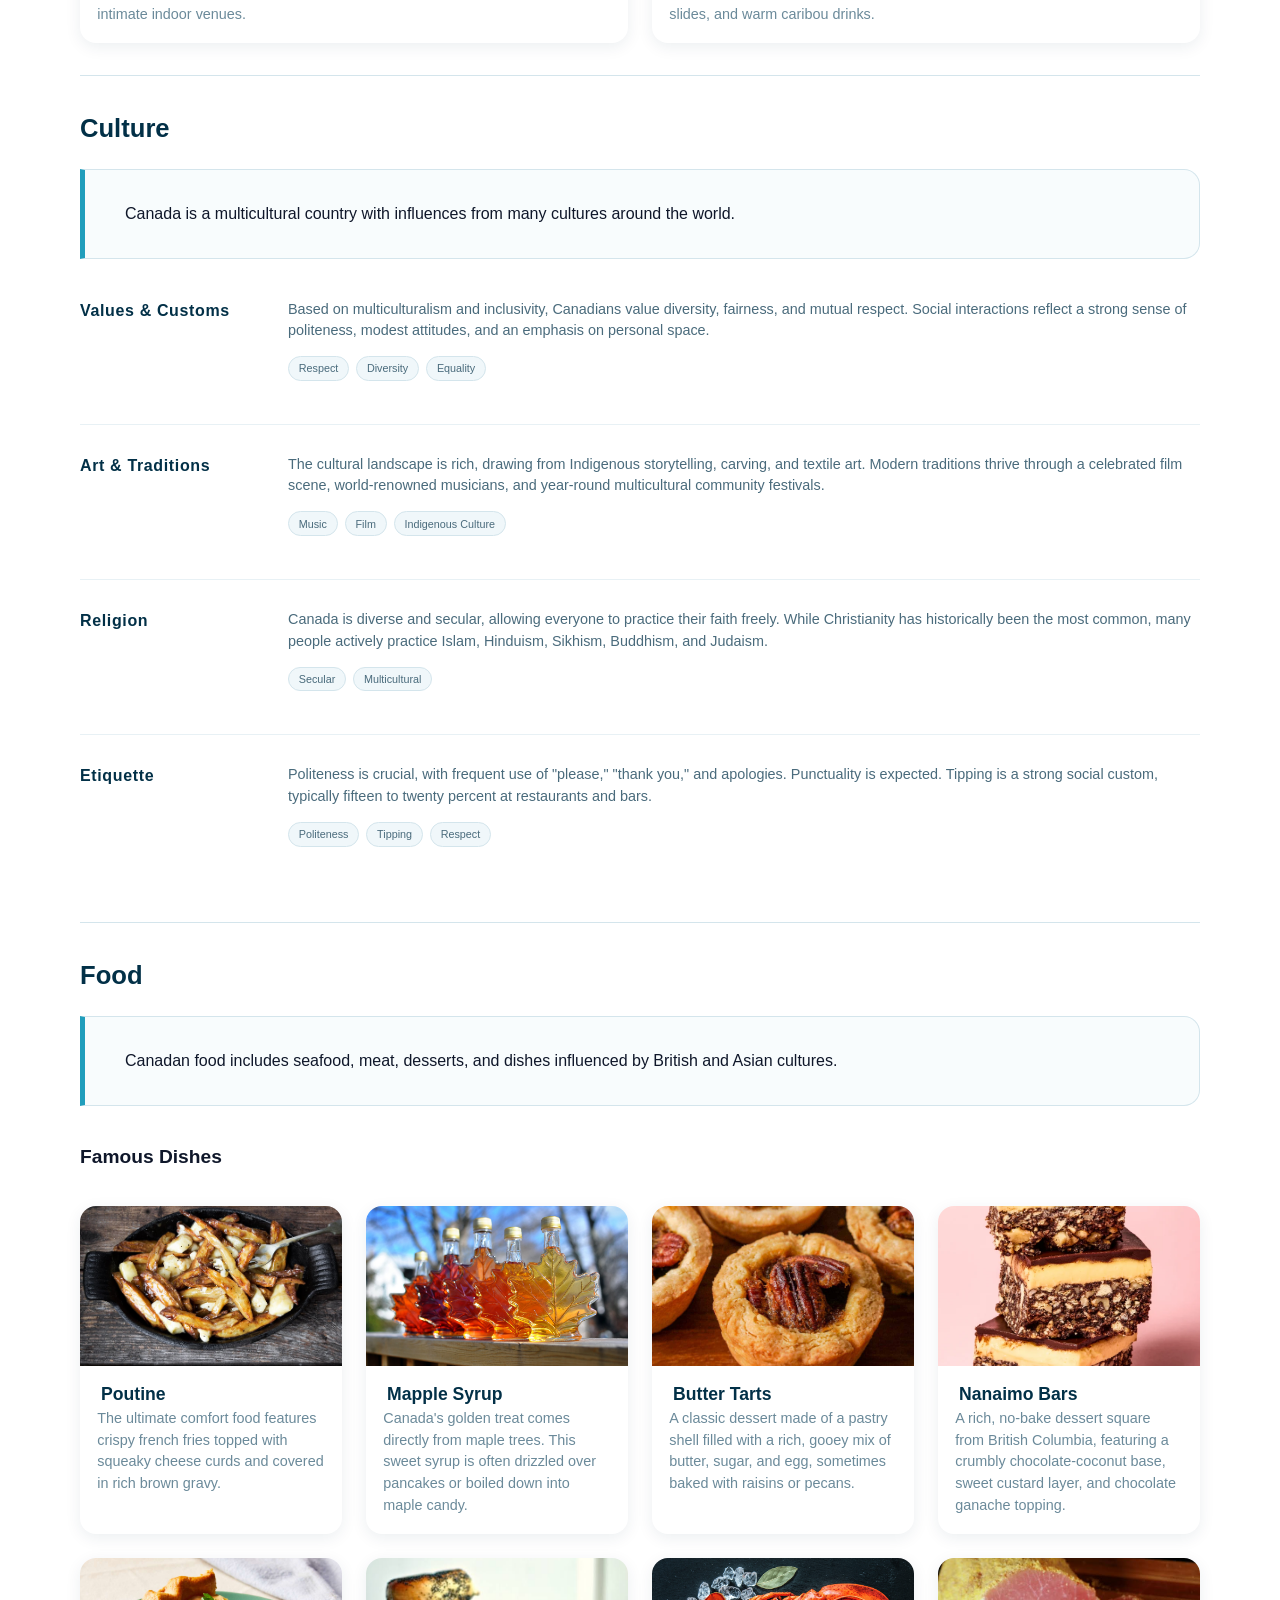
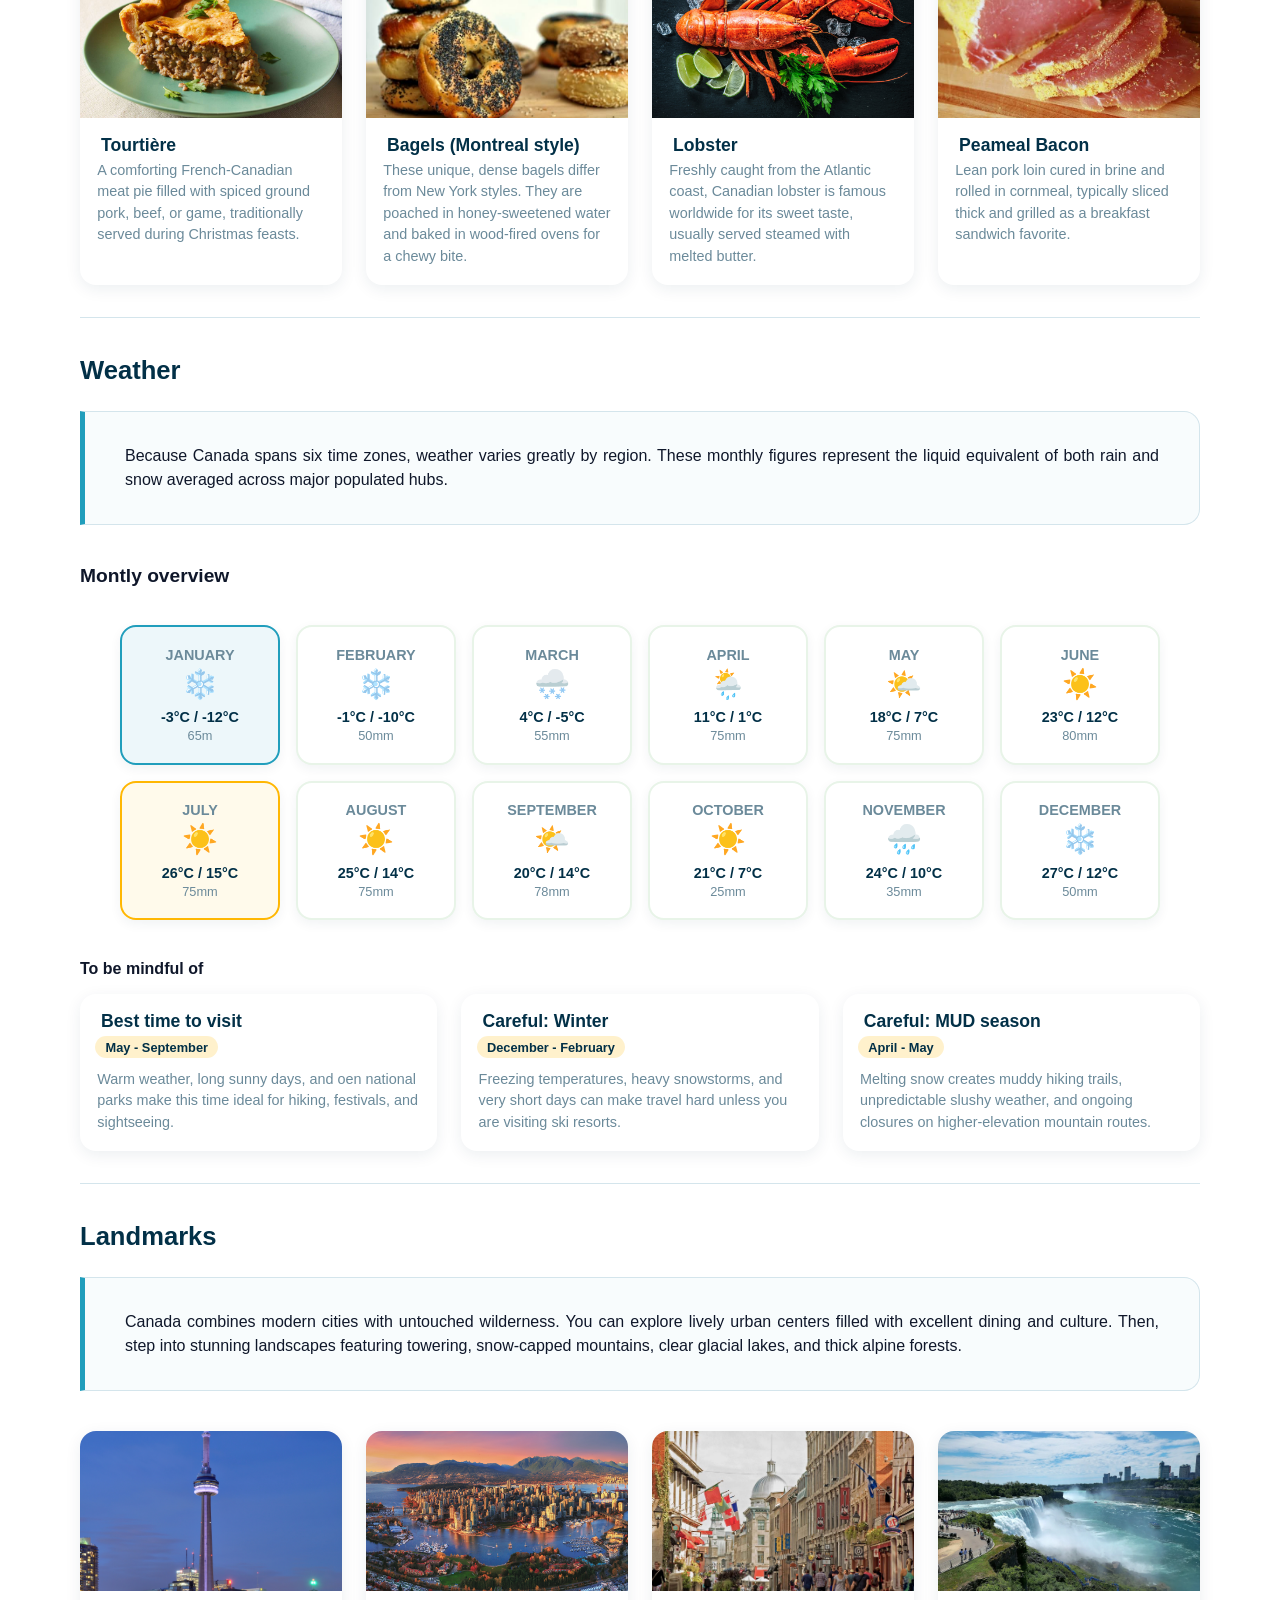
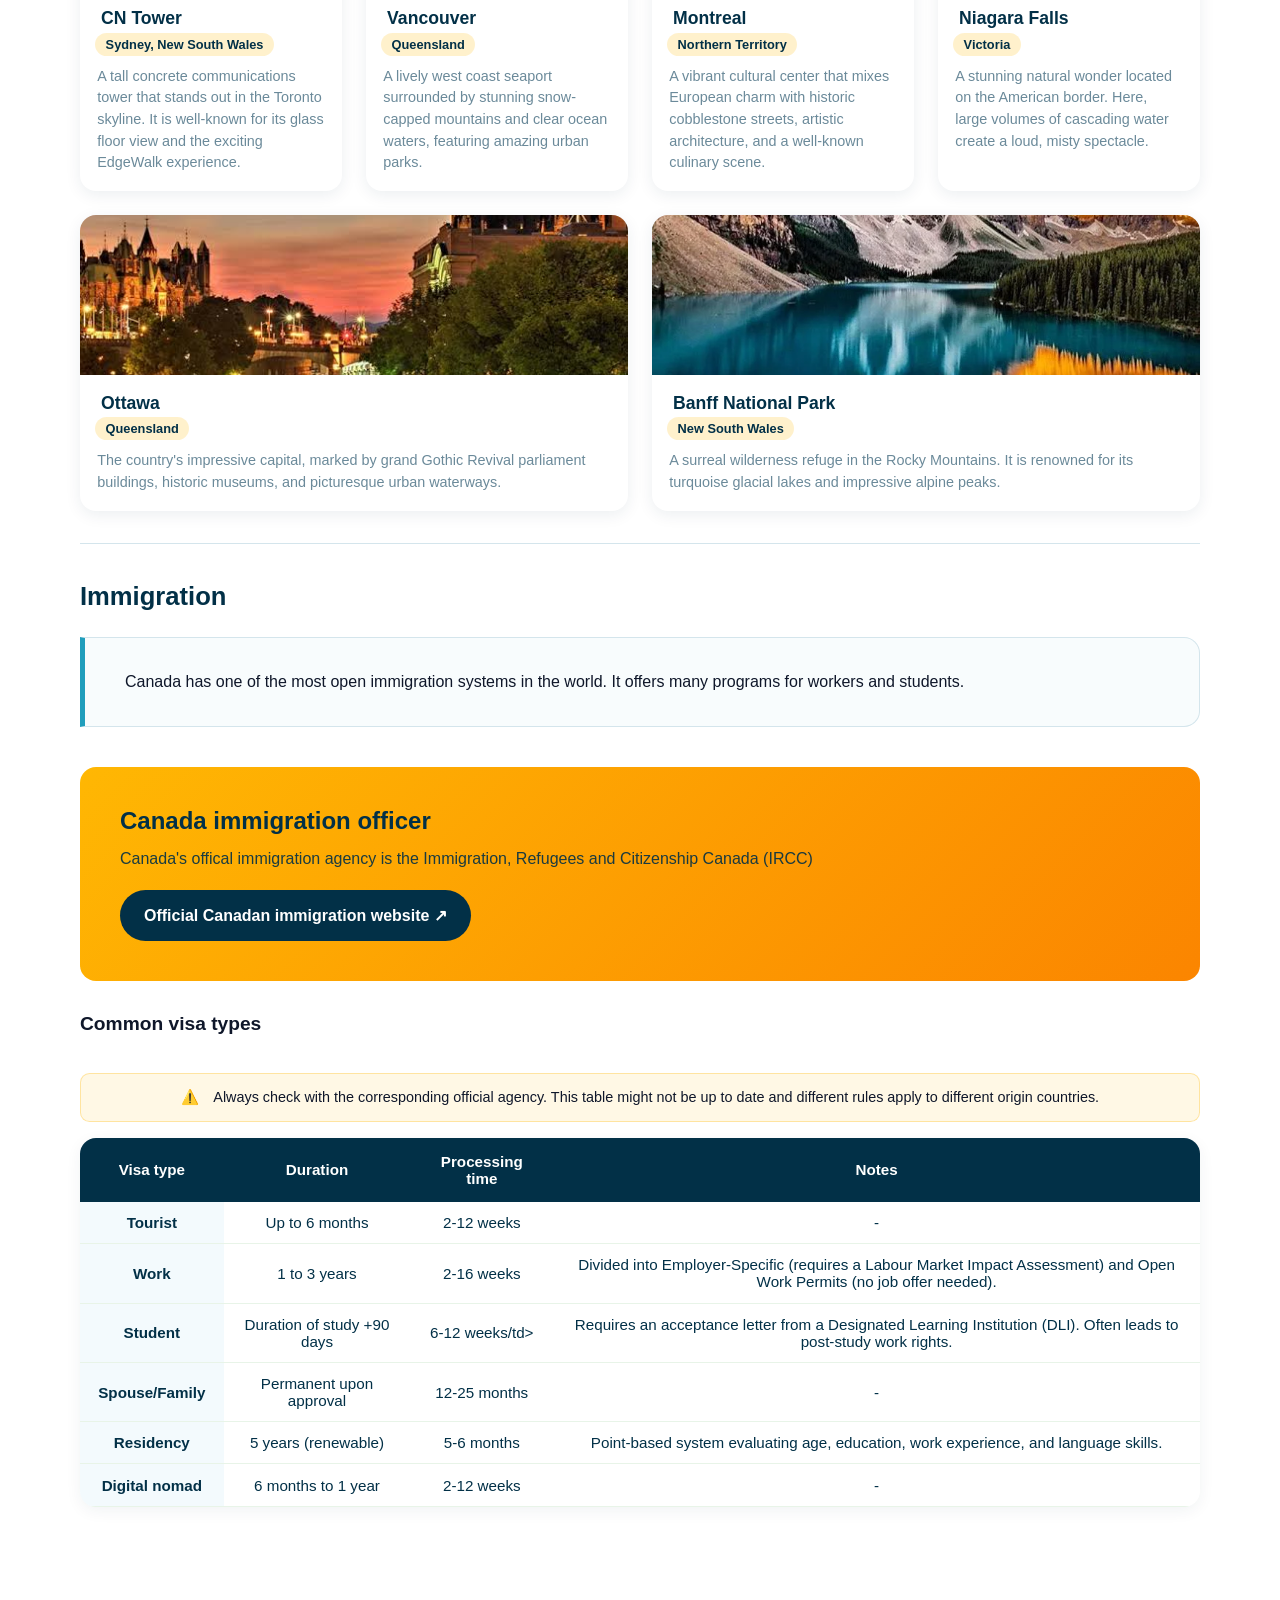
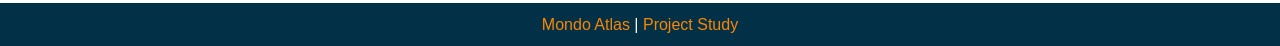
<file: countries/canada.html>
<!DOCTYPE html>
<html lang="en">

<head>
    <title>Canada - Mondo Atlas</title>
    <meta charset="UTF-8">
    <meta name="viewport" content="width=device-width, initial-scale=1.0">
    <link rel="stylesheet" type="text/css" href="../css/style.css">
</head>

<body>
    <!-- Main page navigation -->
    <nav id="topNav">
        <a href="../index.html">
            <div id="siteLogo"><img src="../assets/images/logo.svg" alt="globe logo"><span>Mondo Atlas</span></div>
        </a>
        <ul id="navItems">
            <li><a href="../index.html">Home</a></li>
            <li id="activeNav"><a href="../explore.html">Explore</a></li>
            <li><a href="../about.html">About</a></li>
        </ul>
    </nav>
    <!-- Contry page Hero section -->
    <header class="countryHero" id="canadaHero">
        <div>
            <span class="countryFlag">🇨🇦</span>
            <h1>Canada</h1>
            <div class="countryHeroInfo">
                <p>North America · Population 41.5M</p>
            </div>
            <div class="countryTags">
                <span class="tag">Multicultural</span>
                <span class="tag">High quality of life</span>
                <span class="tag">Immigration</span>
            </div>
        </div>
    </header>
    <!-- Country page navigation -->
    <nav class="countrySubnav" id="countryNav">
        <ul>
            <li><a href="#overview" class="subnavLink">Overview</a></li>
            <li><a href="#events" class="subnavLink">Events & Festivals</a></li>
            <li><a href="#culture" class="subnavLink">Culture</a></li>
            <li><a href="#food" class="subnavLink">Food</a></li>
            <li><a href="#weather" class="subnavLink">Weather</a></li>
            <li><a href="#landmarks" class="subnavLink">Landmarks</a></li>
            <li><a href="#immigration" class="subnavLink">Immigration</a></li>
        </ul>
    </nav>
    <!-- Country page Sections -->
    <main class="countryMain">
        <!-- overview -->
        <section id="overview" class="countrySection">
            <div class="sectionIntro">
                <h2>About Canada</h2>
                <p>Canada is a large and developed country in North America known for its high quality of life and
                    multicultural society. It is one of the most popular destinations for immigrants due to its strong
                    economy and good education system. </p>
            </div>
            <div class="keyInfo">
                <div class="infoCardTag">
                    <h6>Capital</h6>
                    <p>Ottawa</p>
                </div>
                <div class="infoCardTag">
                    <h6>Language</h6>
                    <p>English / French</p>
                </div>
                <div class="infoCardTag">
                    <h6>Currency</h6>
                    <p>$ CAD</p>
                </div>
                <div class="infoCardTag">
                    <h6>Time Zone</h6>
                    <p>UTC -3.5 to -8</p>
                </div>
            </div>
            <!-- Festivals overview -->
            <div class="sectionHeader">
                <h3>Important Festivals</h3>
                <a href="#events" class="seeAllLink">See all &rarr;</a>
            </div>
            <div class="cardGrid">
                <div class="card">
                    <img src="../assets/images/countryImages/canada/canadaDay.jpg" alt="Canada day">
                    <h4>Canada Day</h4>
                    <p>Celebration of Canadian independence with fireworks and events.</p>
                </div>
                <div class="card">
                    <img src="../assets/images/countryImages/canada/winterlude.jpg" alt="">
                    <h4>Winterlude</h4>
                    <p>Winter festival in Ottawa with ice sculptures and skating.</p>
                </div>
            </div>
            <!-- Food overview -->
            <div class="sectionHeader">
                <h3>Famous & typical Food</h3>
                <a href="#food" class="seeAllLink">See all &rarr;</a>
            </div>
            <div class="cardGrid">
                <div class="card">
                    <img src="../assets/images/countryImages/canada/putine.jpg" alt="">
                    <h4>Poutine</h4>
                    <p>Fries with cheese and gravy.</p>
                </div>
                <div class="card">
                    <img src="../assets/images/countryImages/canada/mappleSyrup.jpg" alt="">
                    <h4>Mapple Syrup</h4>
                    <p>Sweet syrup used in many dishes.</p>
                </div>
            </div>
            <!-- Landmarks overview -->
            <div class="sectionHeader">
                <h3>Top landmarks & cities</h3>
                <a href="#landmarks" class="seeAllLink">See all &rarr;</a>
            </div>
            <div class="cardGrid">
                <div class="card">
                    <img src="../assets/images/countryImages/canada/cnTower.jpg" alt="">
                    <h4>CN Tower</h4>
                    <p>Famous tall tower </p>
                </div>
                <div class="card">
                    <img src="../assets/images/countryImages/canada/vancouver.jpeg" alt="">
                    <h4>Vancouver</h4>
                    <p>Coastal city with mountains.</p>
                </div>
            </div>
            <!-- Immigration overview -->
            <div class="immigrationCTA">
                <div class="cta">
                    <h3>Thinking of moving to Canada?</h3>
                    <p>Canada has one of the most open immigration systems in the world. It offers many programs for
                        workers and students. The official
                        Canadan immigration agency is the Immigration, Refugees and Citizenship Canada (IRCC).</p>
                    <a target="_blank" href="https://www.canada.ca" class="ctaLink"> Visit the Official immigration
                        website
                        ↗</a>
                </div>
            </div>
        </section>

        <!-- === Events & festivals === -->
        <section id="events" class="countrySection">
            <h2>Events & Festivals</h2>
            <div class="sectionIntro">
                <p>Canada has many cultural and national festivals throughout the year. These events celebrate music,
                    culture, and national identity. </p>
            </div>
            <h3>All festivals</h3>
            <div class="cardGrid">
                <div class="card">
                    <img src="../assets/images/countryImages/canada/canadaDay.jpg" alt="">
                    <h4>Canada Day</h4>
                    <span class="cardTag">1st July</span>
                    <p>The biggest national celebration honors the country's founding. Towns and cities host large
                        outdoor concerts, street festivals, community barbecues, and impressive fireworks displays at
                        night.</p>
                </div>
                <div class="card">
                    <img src="../assets/images/countryImages/canada/winterlude.jpg" alt="">
                    <h4>Winterlude</h4>
                    <span class="cardTag">Early February</span>
                    <p>A popular winter celebration in Ottawa. Millions put on their skates to glide along the Rideau
                        Canal, admire detailed ice sculptures, and enjoy huge snow playgrounds.</p>
                </div>
                <div class="card">
                    <img src="../assets/images/countryImages/canada/tiff.webp" alt="">
                    <h4>Toronto International Film Festival</h4>
                    <span class="cardTag">Early September</span>
                    <p>One of the largest and most famous public film festivals in the world. The city attracts
                        Hollywood stars, global filmmakers, red-carpet premieres, and fans eager for major movie
                        previews.</p>
                </div>
                <div class="card">
                    <img src="../assets/images/countryImages/canada/calgary.webp" alt="">
                    <h4>Calgary Stampede</h4>
                    <span class="cardTag">Early July</span>
                    <p>Known as "The Greatest Outdoor Show on Earth," this massive ten-day event celebrates western
                        heritage with top-notch rodeo competitions, agricultural shows, live music, and large daily
                        parades. </p>
                </div>
                <div class="card">
                    <img src="../assets/images/countryImages/canada/jazz.webp" alt="">
                    <h4>Montreal Jazz Festival</h4>
                    <span class="cardTag">Late June - Early July</span>
                    <p>The largest jazz festival in the world turns downtown Montreal into a vibrant musical center.
                        Hundreds of musicians perform on large free outdoor stages and intimate indoor venues. </p>
                </div>
                <div class="card">
                    <img src="../assets/images/countryImages/canada/quebecWinterCarnival.jpg" alt="">
                    <h4>Quebec Winter Carnival</h4>
                    <span class="cardTag">Late January - Early February</span>
                    <p>Led by the iconic Bonhomme mascot, this famous winter celebration features nighttime parades,
                        exciting ice canoe races on the frozen river, giant snow slides, and warm caribou drinks.</p>
                </div>
            </div>
        </section>
        <!-- === Culture === -->
        <section id="culture" class="countrySection">
            <h2>Culture</h2>
            <div class="sectionIntro">
                <p>Canada is a multicultural country with influences from many cultures around the world.</p>
            </div>
            <div class="horizontalRows">
                <div class="horizontalCard">
                    <h4>Values & Customs</h4>
                    <div>
                        <p>Based on multiculturalism and inclusivity, Canadians value diversity, fairness, and mutual
                            respect. Social interactions reflect a strong sense of politeness, modest attitudes, and an
                            emphasis on personal space.</p>
                        <p class="cultureTags">
                            <span>Respect</span>
                            <span>Diversity</span>
                            <span>Equality</span>
                        </p>
                    </div>
                </div>
                <div class="horizontalCard">
                    <h4>Art & Traditions</h4>
                    <div>
                        <p>The cultural landscape is rich, drawing from Indigenous storytelling, carving, and textile
                            art. Modern traditions thrive through a celebrated film scene, world-renowned musicians, and
                            year-round multicultural community festivals.</p>
                        <p class="cultureTags">
                            <span>Music</span>
                            <span>Film</span>
                            <span>Indigenous culture</span>
                        </p>
                    </div>
                </div>
                <div class="horizontalCard">
                    <h4>Religion</h4>
                    <div>
                        <p>Canada is diverse and secular, allowing everyone to practice their faith freely. While
                            Christianity has historically been the most common, many people actively practice Islam,
                            Hinduism, Sikhism, Buddhism, and Judaism.</p>
                        <p class="cultureTags">
                            <span>Secular</span>
                            <span>Multicultural</span>
                        </p>
                    </div>
                </div>
                <div class="horizontalCard">
                    <h4>Etiquette</h4>
                    <div>
                        <p>Politeness is crucial, with frequent use of "please," "thank you," and apologies. Punctuality
                            is expected. Tipping is a strong social custom, typically fifteen to twenty percent at
                            restaurants and bars. </p>
                        <p class="cultureTags">
                            <span>Politeness</span>
                            <span>Tipping</span>
                            <span>Respect</span>
                        </p>
                    </div>
                </div>
            </div>
        </section>
        <!-- === Food === -->
        <section id="food" class="countrySection">
            <h2>Food</h2>
            <div class="sectionIntro">
                <p>Canadan food includes seafood, meat, desserts, and dishes influenced by British and Asian
                    cultures.</p>
            </div>
            <h3>Famous Dishes</h3>
            <div class="cardGrid">
                <div class="card">
                    <img src="../assets/images/countryImages/canada/putine.jpg" alt="">
                    <h4>Poutine</h4>
                    <p>The ultimate comfort food features crispy french fries topped with squeaky cheese curds and
                        covered in rich brown gravy.
                    </p>
                </div>
                <div class="card">
                    <img src="../assets/images/countryImages/canada/mappleSyrup.jpg" alt="">
                    <h4>Mapple Syrup</h4>
                    <p>Canada's golden treat comes directly from maple trees. This sweet syrup is often drizzled over
                        pancakes or boiled down into maple candy.

                    </p>
                </div>
                <div class="card">
                    <img src="../assets/images/countryImages/canada/butterTart.jpg" alt="">
                    <h4>Butter Tarts</h4>
                    <p>A classic dessert made of a pastry shell filled with a rich, gooey mix of butter, sugar, and egg,
                        sometimes baked with raisins or pecans. </p>
                </div>
                <div class="card">
                    <img src="../assets/images/countryImages/canada/nanaimo.webp" alt="">
                    <h4>Nanaimo Bars</h4>
                    <p>A rich, no-bake dessert square from British Columbia, featuring a crumbly chocolate-coconut base,
                        sweet custard layer, and chocolate ganache topping. </p>
                </div>
                <div class="card">
                    <img src="../assets/images/countryImages/canada/tourtiere.jpg" alt="">
                    <h4>Tourtière</h4>
                    <p>A comforting French-Canadian meat pie filled with spiced ground pork, beef, or game,
                        traditionally served during Christmas feasts. </p>
                </div>
                <div class="card">
                    <img src="../assets/images/countryImages/canada/bagels.jpeg" alt="">
                    <h4>Bagels (Montreal style)</h4>
                    <p>These unique, dense bagels differ from New York styles. They are poached in honey-sweetened water
                        and baked in wood-fired ovens for a chewy bite. </p>
                </div>
                <div class="card">
                    <img src="../assets/images/countryImages/canada/lobster.jpg" alt="">
                    <h4>Lobster</h4>
                    <p>Freshly caught from the Atlantic coast, Canadian lobster is famous worldwide for its sweet taste,
                        usually served steamed with melted butter.
                    </p>
                </div>
                <div class="card">
                    <img src="../assets/images/countryImages/canada/peameal.jpeg" alt="">
                    <h4>Peameal Bacon</h4>
                    <p>Lean pork loin cured in brine and rolled in cornmeal, typically sliced thick and grilled as a
                        breakfast sandwich favorite. </p>
                </div>
        </section>
        <!-- === Weather === -->
        <section id="weather" class="countrySection">
            <h2>Weather</h2>
            <div class="sectionIntro">
                <p>Because Canada spans six time zones, weather varies greatly by region. These monthly figures
                    represent the liquid equivalent of both rain and snow averaged across major populated hubs.</p>
            </div>
            <h3>Montly overview</h3>
            <div class="weatherGrid">
                <div class="weatherCard coldest">
                    <span class="month">January</span>
                    <span class="monthEmoji">❄️</span>
                    <span class="monthTemp">-3°C / -12°C</span>
                    <span class="monthRain">65m</span>
                </div>
                <div class="weatherCard">
                    <span class="month">February</span>
                    <span class="monthEmoji">❄️</span>
                    <span class="monthTemp">-1°C / -10°C</span>
                    <span class="monthRain">50mm</span>
                </div>
                <div class="weatherCard">
                    <span class="month">March</span>
                    <span class="monthEmoji">🌨️</span>
                    <span class="monthTemp">4°C / -5°C</span>
                    <span class="monthRain">55mm</span>
                </div>
                <div class="weatherCard">
                    <span class="month">April</span>
                    <span class="monthEmoji">🌦️</span>
                    <span class="monthTemp">11°C / 1°C</span>
                    <span class="monthRain">75mm</span>
                </div>
                <div class="weatherCard">
                    <span class="month">May</span>
                    <span class="monthEmoji">🌤️</span>
                    <span class="monthTemp">18°C / 7°C</span>
                    <span class="monthRain">75mm</span>
                </div>
                <div class="weatherCard">
                    <span class="month">June</span>
                    <span class="monthEmoji">☀️</span>
                    <span class="monthTemp">23°C / 12°C</span>
                    <span class="monthRain">80mm</span>
                </div>
                <div class="weatherCard warmest">
                    <span class="month">July</span>
                    <span class="monthEmoji">☀️</span>
                    <span class="monthTemp">26°C / 15°C</span>
                    <span class="monthRain">75mm</span>
                </div>
                <div class="weatherCard">
                    <span class="month">August</span>
                    <span class="monthEmoji">☀️</span>
                    <span class="monthTemp">25°C / 14°C</span>
                    <span class="monthRain">75mm</span>
                </div>
                <div class="weatherCard">
                    <span class="month">September</span>
                    <span class="monthEmoji">🌤️</span>
                    <span class="monthTemp">20°C / 14°C</span>
                    <span class="monthRain">78mm</span>
                </div>
                <div class="weatherCard">
                    <span class="month">October</span>
                    <span class="monthEmoji">☀️</span>
                    <span class="monthTemp">21°C / 7°C</span>
                    <span class="monthRain">25mm</span>
                </div>
                <div class="weatherCard">
                    <span class="month">November</span>
                    <span class="monthEmoji">🌧️</span>
                    <span class="monthTemp">24°C / 10°C</span>
                    <span class="monthRain">35mm</span>
                </div>
                <div class="weatherCard">
                    <span class="month">December</span>
                    <span class="monthEmoji">❄️</span>
                    <span class="monthTemp">27°C / 12°C</span>
                    <span class="monthRain">50mm</span>
                </div>
            </div>
            <h4>To be mindful of</h4>
            <div class="cardGrid">
                <div class="card">
                    <h4>Best time to visit</h4>
                    <span class="cardTag">May - September</span>
                    <p>Warm weather, long sunny days, and oen national parks make this time ideal for hiking, festivals,
                        and sightseeing. </p>
                </div>
                <div class="card">
                    <h4>Careful: Winter</h4>
                    <span class="cardTag">December - February</span>
                    <p>Freezing temperatures, heavy snowstorms, and very short days can make travel hard unless you are
                        visiting ski resorts.</p>
                </div>
                <div class="card">
                    <h4>Careful: MUD season</h4>
                    <span class="cardTag">April - May</span>
                    <p>Melting snow creates muddy hiking trails, unpredictable slushy weather, and ongoing closures on
                        higher-elevation mountain routes.</p>
                </div>
            </div>
        </section>
        <!-- ==== Landmarks ==== -->
        <section id="landmarks" class="countrySection">
            <h2>Landmarks</h2>
            <div class="sectionIntro">
                <p>Canada combines modern cities with untouched wilderness. You can explore lively urban centers filled
                    with excellent dining and culture. Then, step into stunning landscapes featuring towering,
                    snow-capped mountains, clear glacial lakes, and thick alpine forests.</p>
            </div>
            <div class="cardGrid">
                <div class="card">
                    <img src="../assets/images/countryImages/canada/cnTower.jpg" alt="">
                    <h4>CN Tower</h4>
                    <span class="cardTag">Sydney, New South Wales</span>
                    <p>A tall concrete communications tower that stands out in the Toronto skyline. It is well-known for
                        its glass floor view and the exciting EdgeWalk experience.</p>
                </div>
                <div class="card">
                    <img src="../assets/images/countryImages/canada/vancouver.jpeg" alt="">
                    <h4>Vancouver</h4>
                    <span class="cardTag">Queensland </span>
                    <p>A lively west coast seaport surrounded by stunning snow-capped mountains and clear ocean waters,
                        featuring amazing urban parks.</p>
                </div>
                <div class="card">
                    <img src="../assets/images/countryImages/canada/vancouver.jpg" alt="">
                    <h4>Montreal</h4>
                    <span class="cardTag">Northern Territory </span>
                    <p>A vibrant cultural center that mixes European charm with historic cobblestone streets, artistic
                        architecture, and a well-known culinary scene.</p>
                </div>
                <div class="card">
                    <img src="../assets/images/countryImages/canada/niagara.webp" alt="">
                    <h4>Niagara Falls</h4>
                    <span class="cardTag">Victoria </span>
                    <p>A stunning natural wonder located on the American border. Here, large volumes of cascading water
                        create a loud, misty spectacle.</p>
                </div>
                <div class="card">
                    <img src="../assets/images/countryImages/canada/ottawaw.jpeg" alt="">
                    <h4>Ottawa</h4>
                    <span class="cardTag">Queensland</span>
                    <p>The country's impressive capital, marked by grand Gothic Revival parliament buildings, historic
                        museums, and picturesque urban waterways.</p>
                </div>
                <div class="card">
                    <img src="../assets/images/countryImages/canada/banff.webp" alt="">
                    <h4>Banff National Park</h4>
                    <span class="cardTag">New South Wales</span>
                    <p>A surreal wilderness refuge in the Rocky Mountains. It is renowned for its turquoise glacial
                        lakes and impressive alpine peaks.</p>
                </div>
        </section>
        <!-- ==== Immgration ==== -->
        <section id="immigration" class="countrySection">
            <h2>Immigration</h2>
            <div class="sectionIntro">
                <p>Canada has one of the most open immigration systems in the world. It offers many programs for workers
                    and students. </p>
            </div>
            <div class="immigrationCTA">
                <div class="cta">
                    <h3>Canada immigration officer</h3>
                    <p>Canada's offical immigration agency is the Immigration, Refugees and Citizenship Canada (IRCC)
                    </p>
                    <a target="_blank" href="https://www.canada.ca" class="ctaLink"> Official Canadan immigration
                        website
                        ↗</a>
                </div>
            </div>

            <h3>Common visa types</h3>
            <div class="visaWarning">
                <p><span>⚠️</span>Always check with the corresponding official agency. This table might not be up to
                    date and
                    different
                    rules apply to different origin countries.</p>
            </div>
            <div class="visaTable">
                <table class="comparisonTable">
                    <thead>
                        <tr>
                            <th>Visa type</th>
                            <th>Duration</th>
                            <th>Processing time</th>
                            <th>Notes</th>
                        </tr>
                    </thead>
                    <tbody>
                        <tr>
                            <td>Tourist</td>
                            <td>Up to 6 months</td>
                            <td>2-12 weeks</td>
                            <td>-</td>
                        </tr>
                        <tr>
                            <td>Work</td>
                            <td>1 to 3 years</td>
                            <td>2-16 weeks</td>
                            <td>Divided into Employer-Specific (requires a Labour Market Impact Assessment) and Open
                                Work Permits (no job offer needed).</td>
                        </tr>
                        <tr>
                            <td>Student</td>
                            <td>Duration of study +90 days</td>
                            <td>6-12 weeks/td>
                            <td>Requires an acceptance letter from a Designated Learning Institution (DLI). Often leads
                                to post-study work rights.</td>
                        </tr>
                        <tr>
                            <td>Spouse/Family</td>
                            <td>Permanent upon approval</td>
                            <td>12-25 months</td>
                            <td>-</td>
                        </tr>
                        <tr>
                            <td>Residency</td>
                            <td> 5 years (renewable) </td>
                            <td>5-6 months</td>
                            <td>Point-based system evaluating age, education, work experience, and language skills.</td>
                        </tr>
                        <tr>
                            <td>Digital nomad</td>
                            <td> 6 months to 1 year</td>
                            <td> 2-12 weeks</td>
                            <td>-</td>
                        </tr>
                    </tbody>
                </table>
            </div>

        </section>
    </main>

    <!-- Footer -->
    <footer><a href="../index.html">Mondo Atlas</a> | <a href="../about.html">Project Study</a></footer>
</body>

</html>
</file>
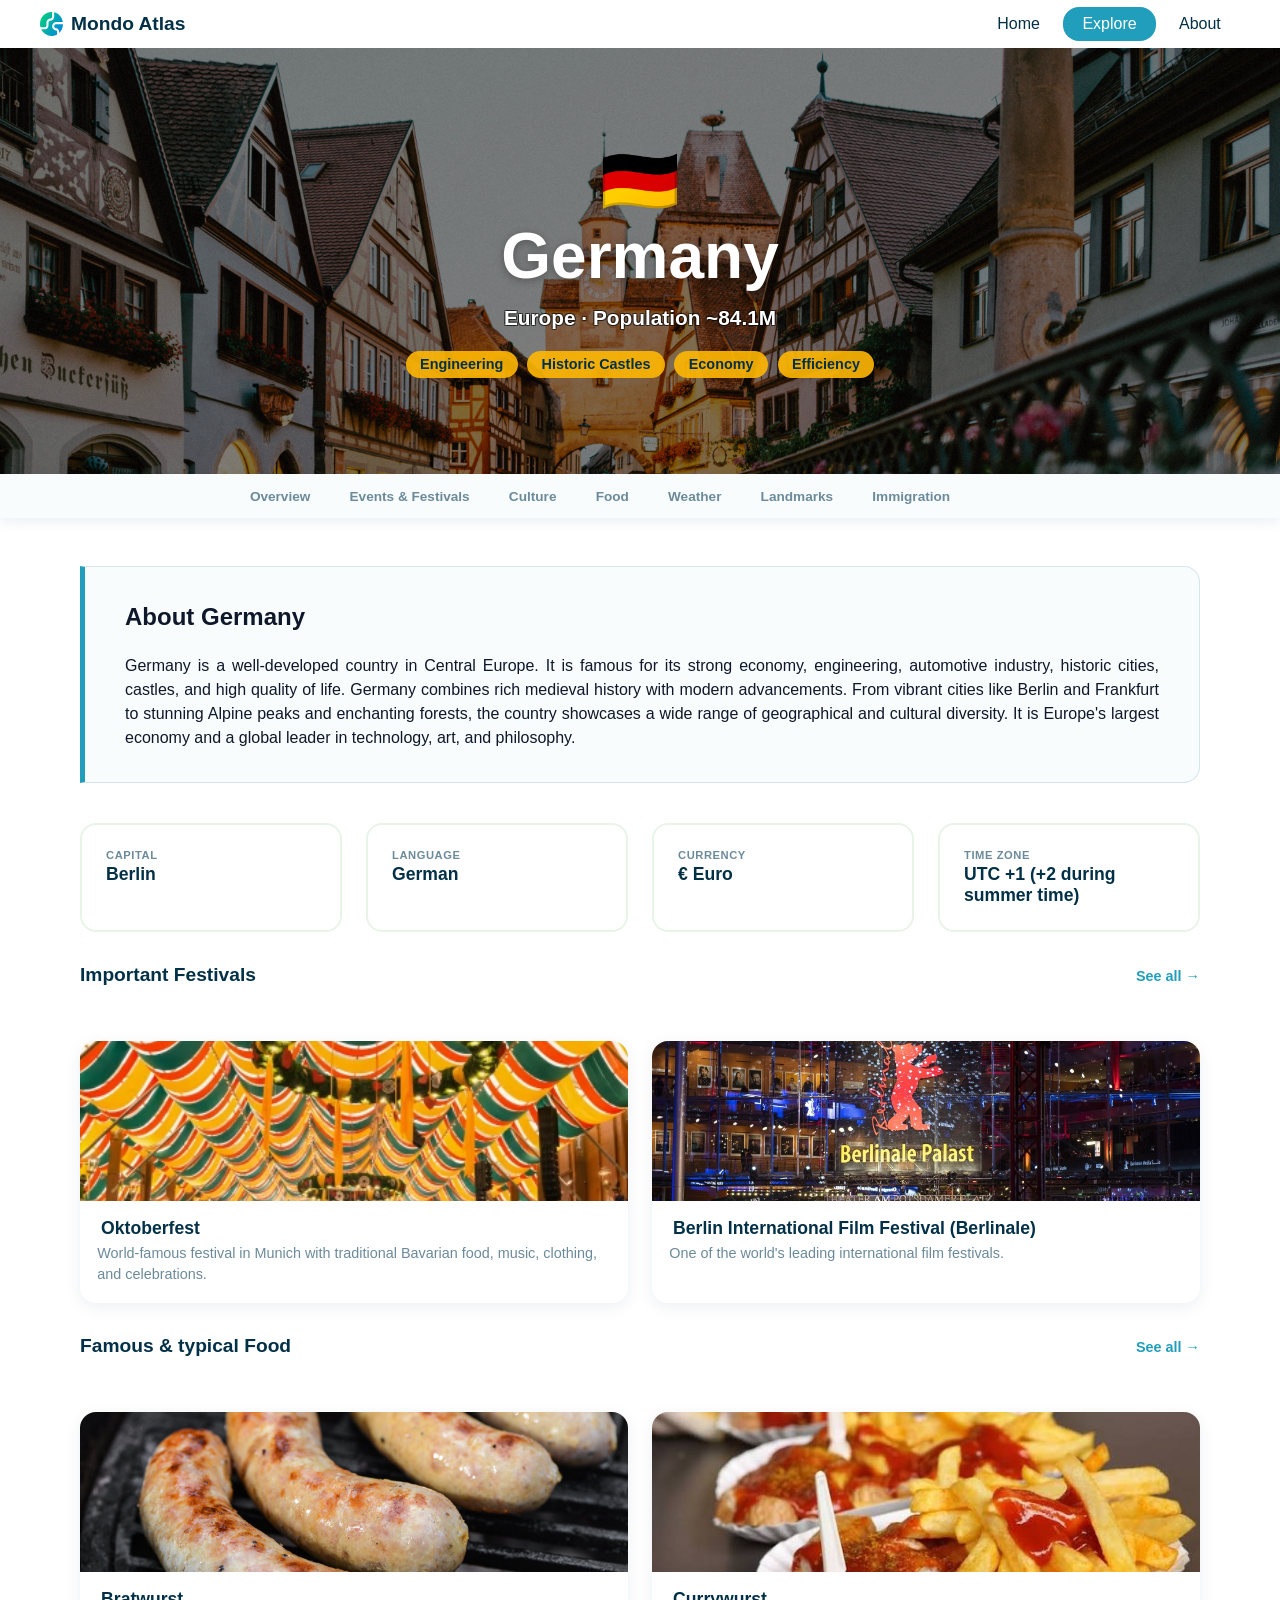
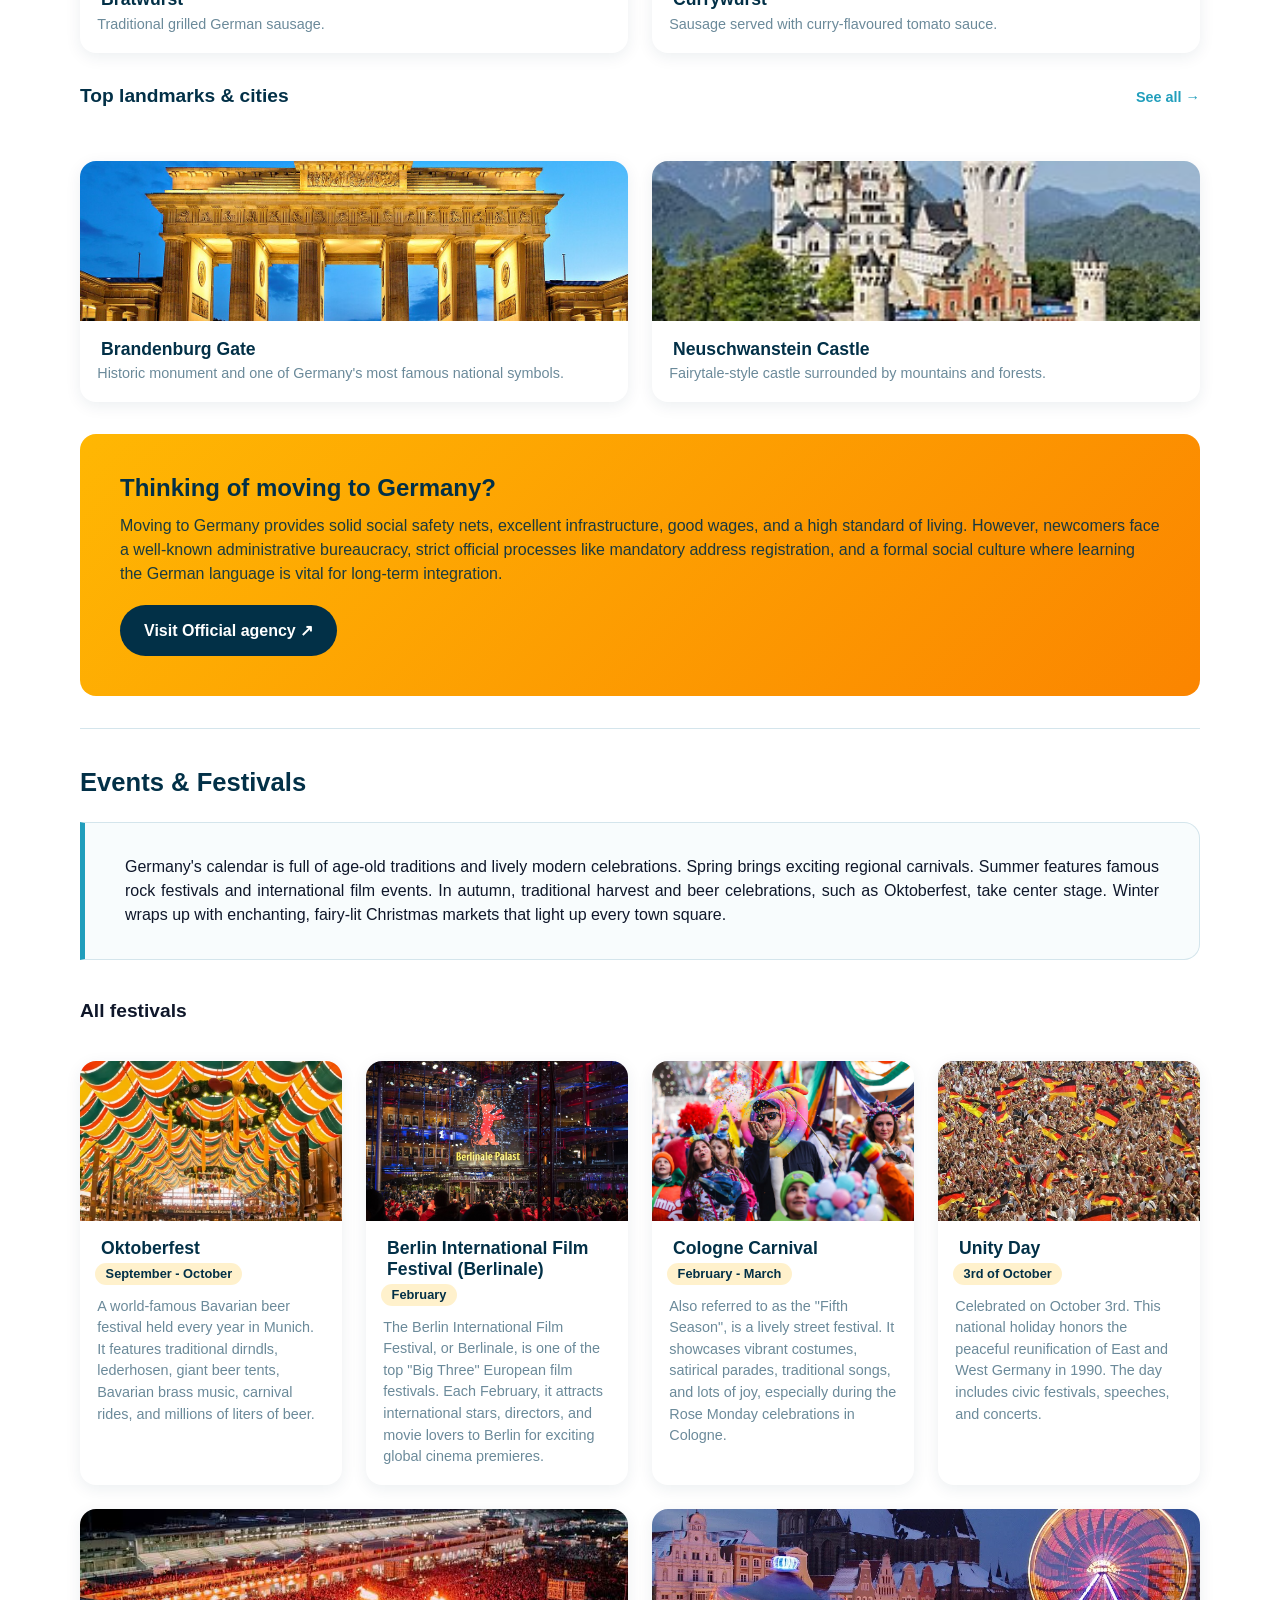
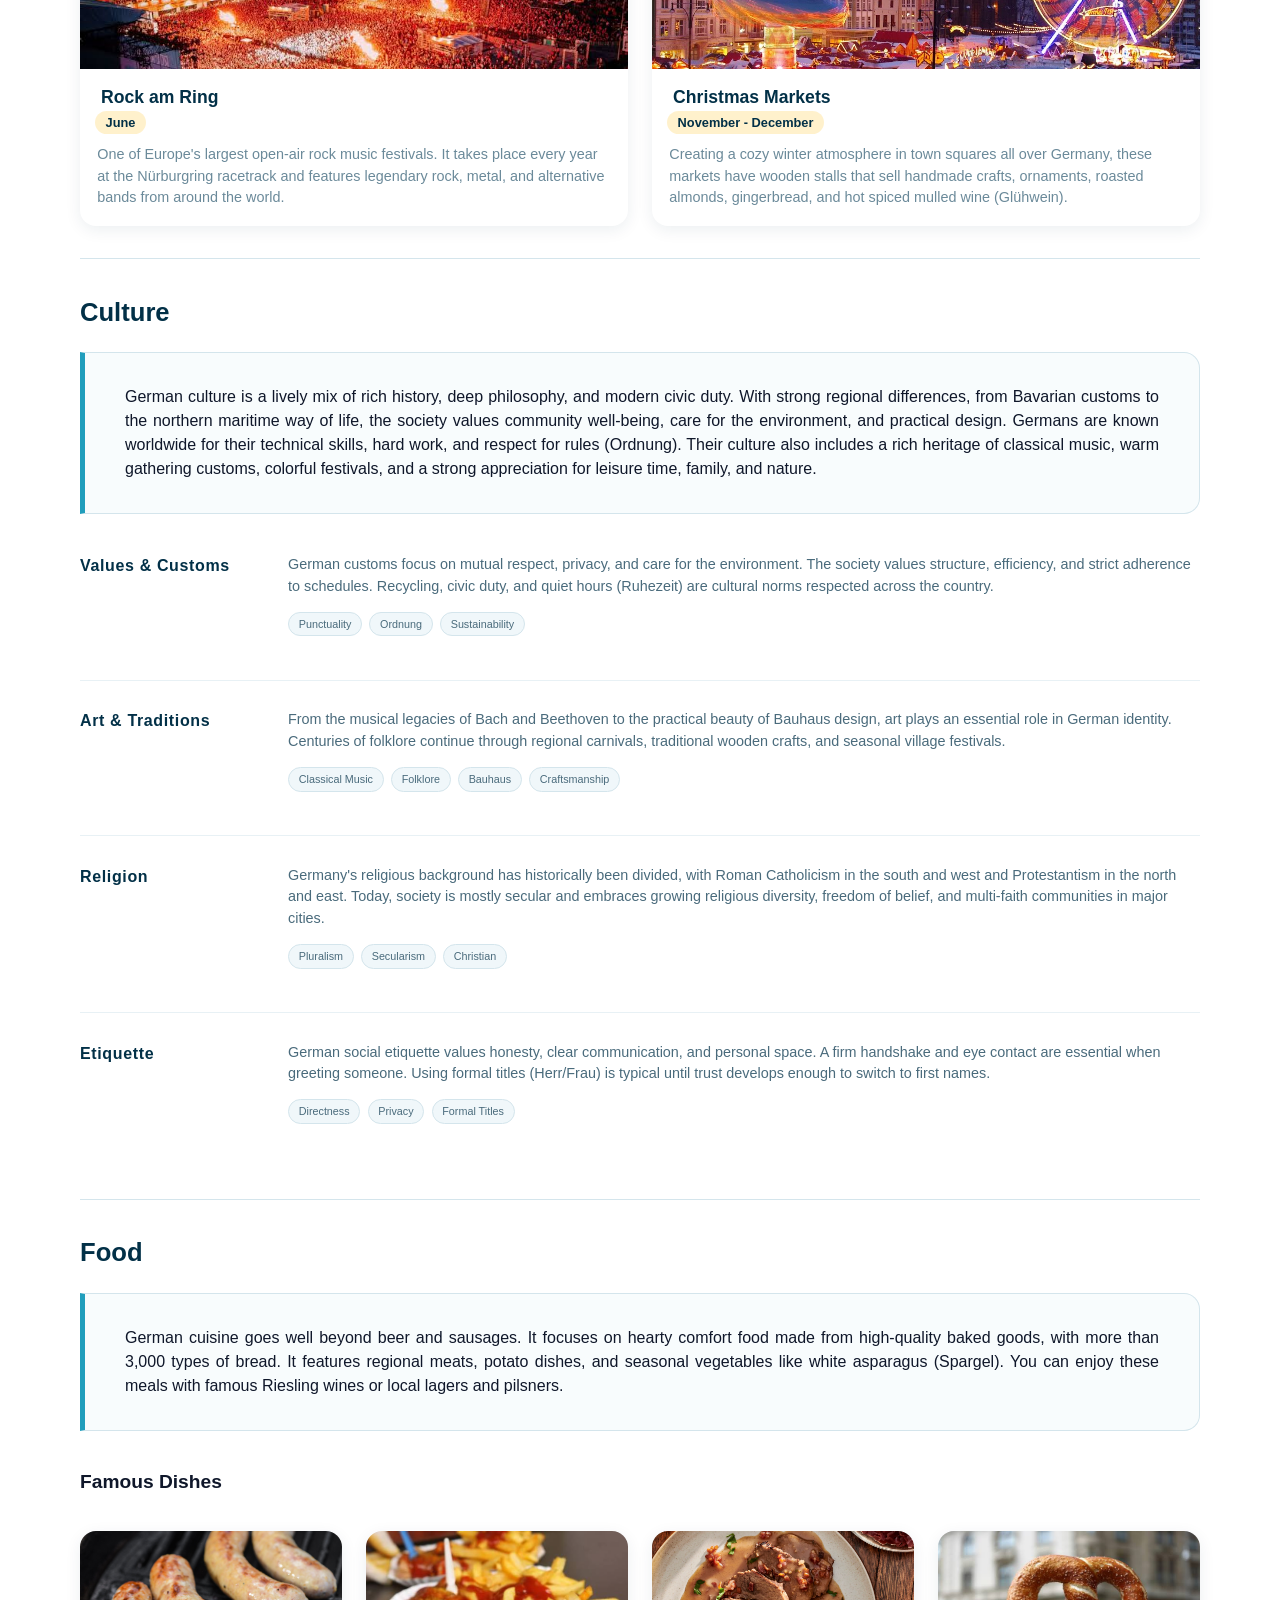
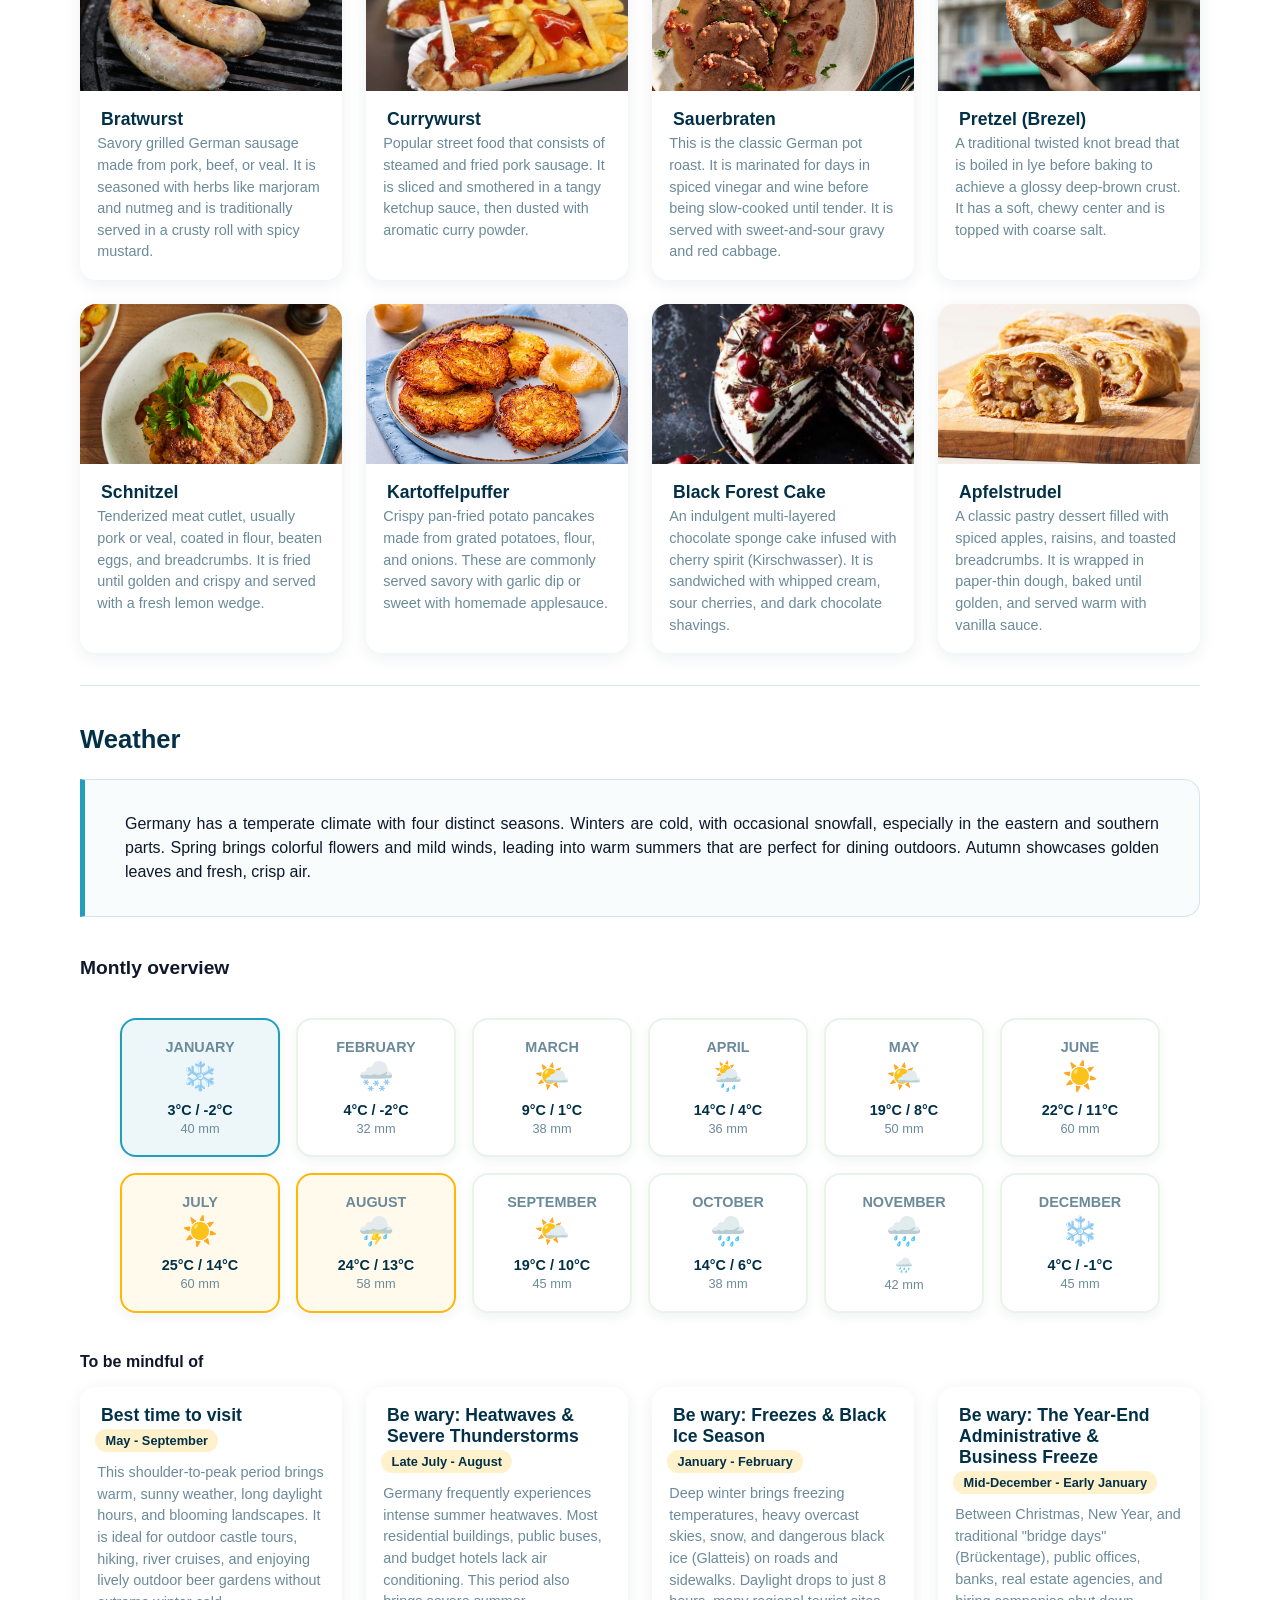
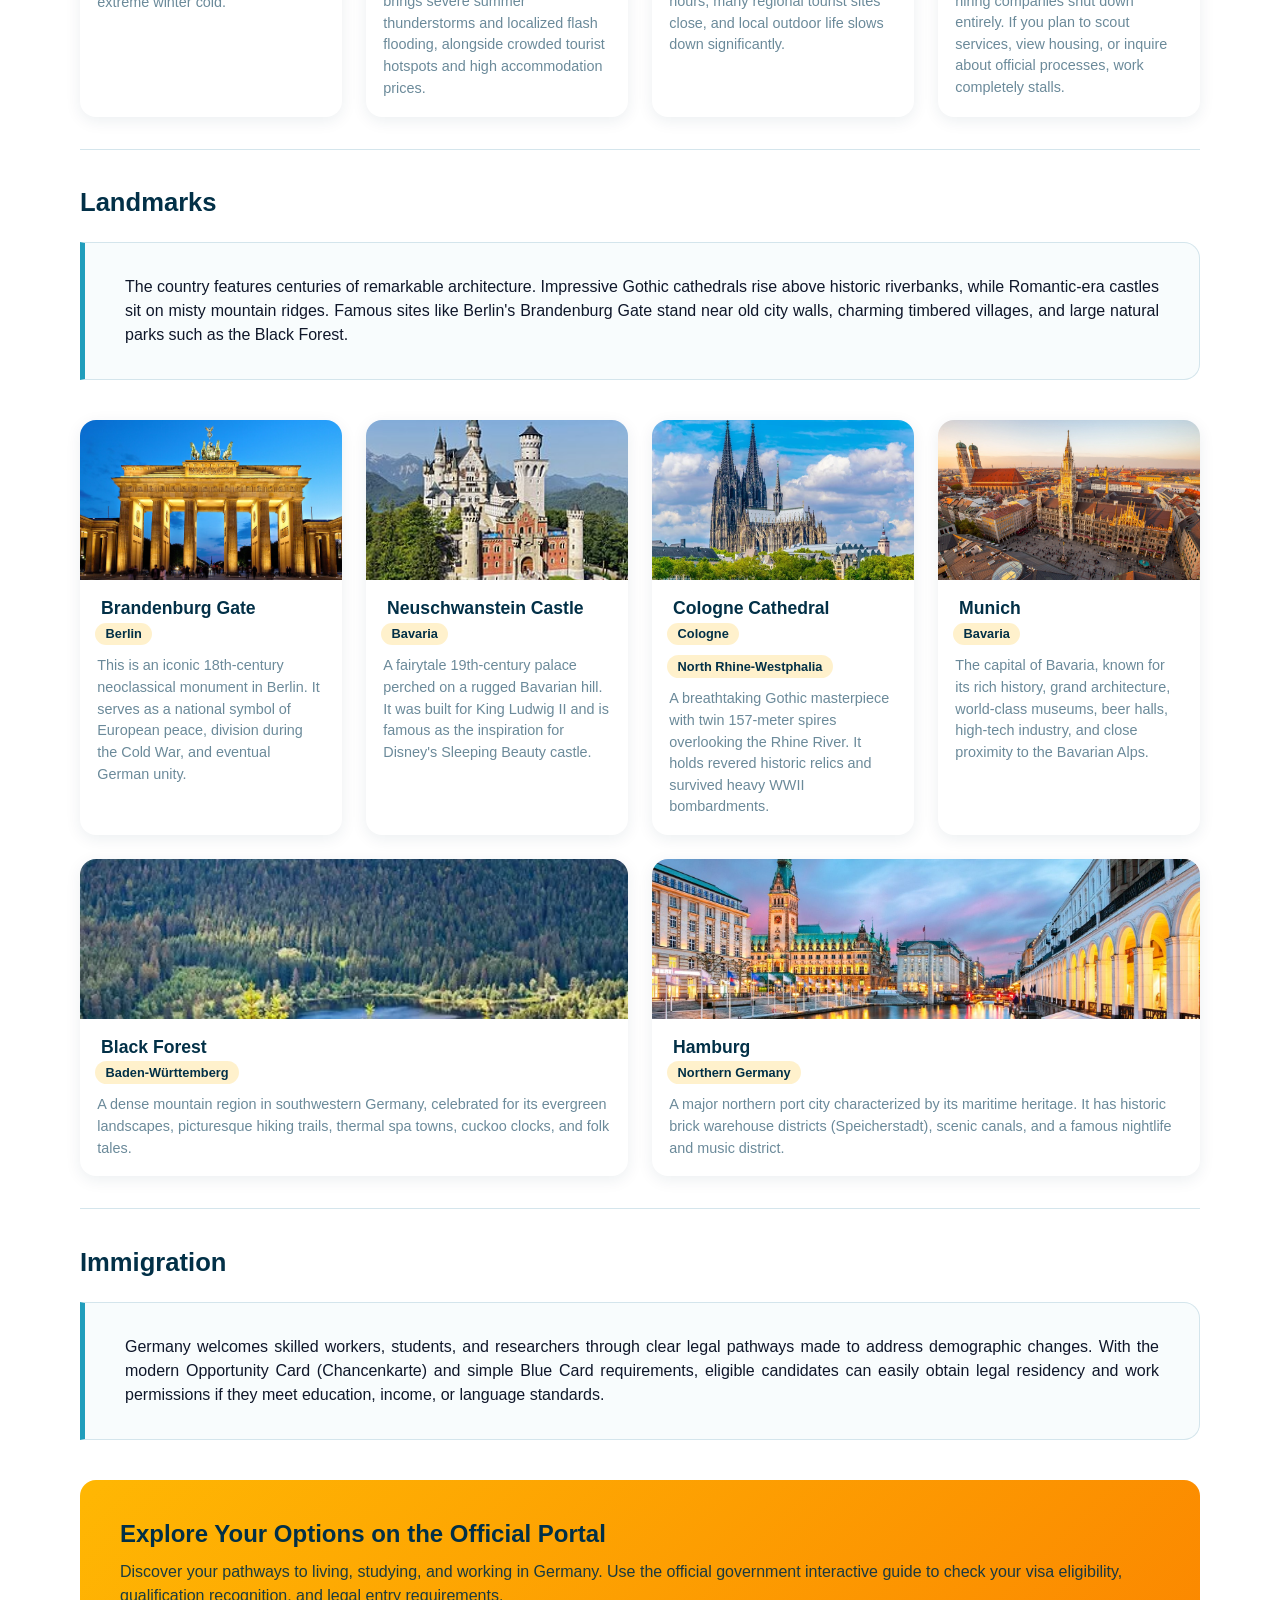
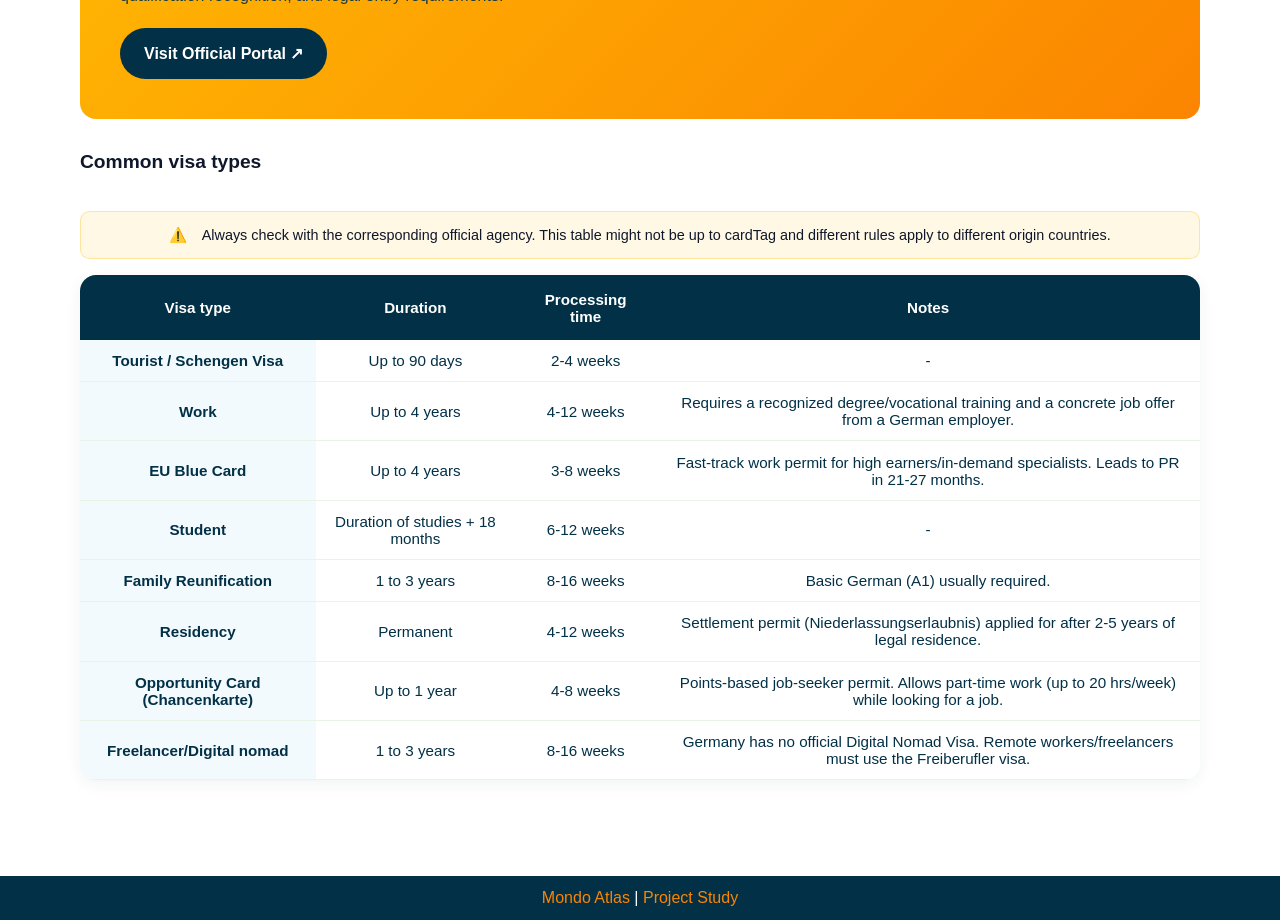
<file: countries/germany.html>
<!DOCTYPE html>
<html lang="en">

<head>
    <title>Germany - Mondo Atlas</title>
    <meta charset="UTF-8">
    <meta name="viewport" content="width=device-width, initial-scale=1.0">
    <link rel="stylesheet" type="text/css" href="../css/style.css">
</head>

<body>
    <!-- Main page navigation -->
    <nav id="topNav">
        <a href="../index.html">
            <div id="siteLogo"><img src="../assets/images/logo.svg" alt="globe logo"><span>Mondo Atlas</span></div>
        </a>
        <ul id="navItems">
            <li><a href="../index.html">Home</a></li>
            <li id="activeNav"><a href="../explore.html">Explore</a></li>
            <li><a href="../about.html">About</a></li>
        </ul>
    </nav>
    <!-- Contry page Hero section -->
    <header class="countryHero" id="germanyHero">
        <div>
            <span class="countryFlag">🇩🇪</span>
            <h1>Germany</h1>
            <div class="countryHeroInfo">
                <p>Europe · Population ~84.1M</p>
            </div>
            <div class="countryTags">
                <span class="tag">Engineering</span>
                <span class="tag">Historic Castles</span>
                <span class="tag">Economy</span>
                <span class="tag">Efficiency</span>
            </div>
        </div>
    </header>
    <!-- Country page navigation -->
    <nav class="countrySubnav" id="countryNav">
        <ul>
            <li><a href="#overview" class="subnavLink">Overview</a></li>
            <li><a href="#events" class="subnavLink">Events & Festivals</a></li>
            <li><a href="#culture" class="subnavLink">Culture</a></li>
            <li><a href="#food" class="subnavLink">Food</a></li>
            <li><a href="#weather" class="subnavLink">Weather</a></li>
            <li><a href="#landmarks" class="subnavLink">Landmarks</a></li>
            <li><a href="#immigration" class="subnavLink">Immigration</a></li>
        </ul>
    </nav>
    <!-- Country page Sections -->
    <main class="countryMain">
        <!-- overview -->
        <section id="overview" class="countrySection">
            <div class="sectionIntro">
                <h2>About Germany</h2>
                <p>Germany is a well-developed country in Central Europe. It is famous for its strong economy,
                    engineering, automotive industry, historic cities, castles, and high quality of life. Germany
                    combines rich medieval history with modern advancements. From vibrant cities like Berlin and
                    Frankfurt to stunning Alpine peaks and enchanting forests, the country showcases a wide range of
                    geographical and cultural diversity. It is Europe's largest economy and a global leader in
                    technology, art, and philosophy.</p>
            </div>
            <div class="keyInfo">
                <div class="infoCardTag">
                    <h6>Capital</h6>
                    <p>Berlin</p>
                </div>
                <div class="infoCardTag">
                    <h6>Language</h6>
                    <p>German</p>
                </div>
                <div class="infoCardTag">
                    <h6>Currency</h6>
                    <p>€ Euro</p>
                </div>
                <div class="infoCardTag">
                    <h6>Time Zone</h6>
                    <p>UTC +1 (+2 during summer time)</p>
                </div>
            </div>
            <!-- Festivals overview -->
            <div class="sectionHeader">
                <h3>Important Festivals</h3>
                <a href="#events" class="seeAllLink">See all &rarr;</a>
            </div>
            <div class="cardGrid">
                <div class="card">
                    <img src="../assets/germany/oktoberfest.avif" alt="">
                    <h4>Oktoberfest</h4>
                    <p>World-famous festival in Munich with traditional Bavarian food, music, clothing, and
                        celebrations.</p>
                </div>
                <div class="card">
                    <img src="../assets/germany/berlinale.jpg" alt="">
                    <h4>Berlin International Film Festival (Berlinale)</h4>
                    <p>One of the world's leading international film festivals. </p>
                </div>
            </div>
            <!-- Food overview -->
            <div class="sectionHeader">
                <h3>Famous & typical Food</h3>
                <a href="#food" class="seeAllLink">See all &rarr;</a>
            </div>
            <div class="cardGrid">
                <div class="card">
                    <img src="../assets/germany/Bratwurst .jpg" alt="">
                    <h4>Bratwurst</h4>
                    <p>Traditional grilled German sausage.</p>
                </div>
                <div class="card">
                    <img src="../assets/germany/Currywurst .jpeg" alt="">
                    <h4>Currywurst </h4>
                    <p>Sausage served with curry-flavoured tomato sauce.</p>
                </div>
            </div>
            <!-- Landmarks overview -->
            <div class="sectionHeader">
                <h3>Top landmarks & cities</h3>
                <a href="#landmarks" class="seeAllLink">See all &rarr;</a>
            </div>
            <div class="cardGrid">
                <div class="card">
                    <img src="../assets/germany/brandenburg.jpg" alt="">
                    <h4>Brandenburg Gate</h4>
                    <p>Historic monument and one of Germany's most famous national symbols.</p>
                </div>
                <div class="card">
                    <img src="../assets/germany/neuschwanstein.JPG" alt="">
                    <h4>Neuschwanstein Castle</h4>
                    <p>Fairytale-style castle surrounded by mountains and forests.</p>
                </div>
            </div>
            <!-- Immigration overview -->
            <div class="immigrationCTA">
                <div class="cta">
                    <h3>Thinking of moving to Germany?</h3>
                    <p>Moving to Germany provides solid social safety nets, excellent infrastructure, good wages, and a
                        high standard of living. However, newcomers face a well-known administrative bureaucracy, strict
                        official processes like mandatory address registration, and a formal social culture where
                        learning the German language is vital for long-term integration.</p>
                    <a target="_blank" href="https://www.make-it-in-germany.com/en" class="ctaLink"> Visit Official
                        agency ↗</a>
                </div>
            </div>
        </section>

        <!-- === Events & festivals === -->
        <section id="events" class="countrySection">
            <h2>Events & Festivals</h2>
            <div class="sectionIntro">
                <p>Germany's calendar is full of age-old traditions and lively modern celebrations. Spring brings
                    exciting regional carnivals. Summer features famous rock festivals and international film events. In
                    autumn, traditional harvest and beer celebrations, such as Oktoberfest, take center stage. Winter
                    wraps up with enchanting, fairy-lit Christmas markets that light up every town square.</p>
            </div>
            <h3>All festivals</h3>
            <div class="cardGrid">
                <div class="card">
                    <img src="../assets/germany/oktoberfest.avif" alt="">
                    <h4>Oktoberfest</h4>
                    <span class="cardTag">September - October </span>
                    <p>A world-famous Bavarian beer festival held every year in Munich. It features traditional dirndls,
                        lederhosen, giant beer tents, Bavarian brass music, carnival rides, and millions of liters of
                        beer.</p>
                </div>
                <div class="card">
                    <img src="../assets/germany/berlinale.jpg" alt="">
                    <h4>Berlin International Film Festival (Berlinale)</h4>
                    <span class="cardTag">February</span>
                    <p>The Berlin International Film Festival, or Berlinale, is one of the top "Big Three" European film
                        festivals. Each February, it attracts international stars, directors, and movie lovers to Berlin
                        for exciting global cinema premieres.</p>
                </div>
                <div class="card">
                    <img src="../assets/germany/carnival.avif" alt="">
                    <h4>Cologne Carnival</h4>
                    <span class="cardTag">February - March </span>
                    <p>Also referred to as the "Fifth Season", is a lively street festival. It showcases vibrant
                        costumes, satirical parades, traditional songs, and lots of joy, especially during the Rose
                        Monday celebrations in Cologne.</p>
                </div>
                <div class="card">
                    <img src="../assets/germany/unityday.jpeg" alt="">
                    <h4>Unity Day</h4>
                    <span class="cardTag">3rd of October</span>
                    <p>Celebrated on October 3rd. This national holiday honors the peaceful reunification of East and
                        West Germany in 1990. The day includes civic festivals, speeches, and concerts.</p>
                </div>
                <div class="card">
                    <img src="../assets/germany/rockandring.jpeg" alt="">
                    <h4>Rock am Ring</h4>
                    <span class="cardTag">June</span>
                    <p>One of Europe's largest open-air rock music festivals. It takes place every year at the
                        Nürburgring racetrack and features legendary rock, metal, and alternative bands from around the
                        world.</p>
                </div>
                <div class="card">
                    <img src="../assets/germany/christmasMark.webp" alt="">
                    <h4>Christmas Markets</h4>
                    <span class="cardTag">November - December</span>
                    <p>Creating a cozy winter atmosphere in town squares all over Germany, these markets have wooden
                        stalls that sell handmade crafts, ornaments, roasted almonds, gingerbread, and hot spiced mulled
                        wine (Glühwein).</p>
                </div>
            </div>
        </section>
        <!-- === Culture === -->
        <section id="culture" class="countrySection">
            <h2>Culture</h2>
            <div class="sectionIntro">
                <p>German culture is a lively mix of rich history, deep philosophy, and modern civic duty. With strong
                    regional differences, from Bavarian customs to the northern maritime way of life, the society values
                    community well-being, care for the environment, and practical design. Germans are known worldwide
                    for their technical skills, hard work, and respect for rules (Ordnung). Their culture also includes
                    a rich heritage of classical music, warm gathering customs, colorful festivals, and a strong
                    appreciation for leisure time, family, and nature.</p>
            </div>
            <div class="horizontalRows">
                <div class="horizontalCard">
                    <h4>Values & Customs</h4>
                    <div>
                        <p>German customs focus on mutual respect, privacy, and care for the environment. The society
                            values structure, efficiency, and strict adherence to schedules. Recycling, civic duty, and
                            quiet hours (Ruhezeit) are cultural norms respected across the country.</p>
                        <p class="cultureTags">
                            <span>Punctuality</span>
                            <span>Ordnung</span>
                            <span>Sustainability</span>
                        </p>
                    </div>
                </div>
                <div class="horizontalCard">
                    <h4>Art & Traditions</h4>
                    <div>
                        <p>From the musical legacies of Bach and Beethoven to the practical beauty of Bauhaus design,
                            art plays an essential role in German identity. Centuries of folklore continue through
                            regional carnivals, traditional wooden crafts, and seasonal village festivals.</p>
                        <p class="cultureTags">
                            <span>Classical music</span>
                            <span>Folklore</span>
                            <span>Bauhaus</span>
                            <span>Craftsmanship</span>
                        </p>
                    </div>
                </div>
                <div class="horizontalCard">
                    <h4>Religion</h4>
                    <div>
                        <p>Germany's religious background has historically been divided, with Roman Catholicism in the
                            south and west and Protestantism in the north and east. Today, society is mostly secular and
                            embraces growing religious diversity, freedom of belief, and multi-faith communities in
                            major cities.</p>
                        <p class="cultureTags">
                            <span>Pluralism</span>
                            <span>Secularism</span>
                            <span>Christian</span>
                        </p>
                    </div>
                </div>
                <div class="horizontalCard">
                    <h4>Etiquette</h4>
                    <div>
                        <p>German social etiquette values honesty, clear communication, and personal space. A firm
                            handshake and eye contact are essential when greeting someone. Using formal titles
                            (Herr/Frau) is typical until trust develops enough to switch to first names.</p>
                        <p class="cultureTags">
                            <span>Directness</span>
                            <span>Privacy</span>
                            <span>Formal Titles </span>
                        </p>
                    </div>
                </div>
            </div>
        </section>
        <!-- === Food === -->
        <section id="food" class="countrySection">
            <h2>Food</h2>
            <div class="sectionIntro">
                <p>German cuisine goes well beyond beer and sausages. It focuses on hearty comfort food made from
                    high-quality baked goods, with more than 3,000 types of bread. It features regional meats, potato
                    dishes, and seasonal vegetables like white asparagus (Spargel). You can enjoy these meals with
                    famous Riesling wines or local lagers and pilsners.</p>
            </div>
            <h3>Famous Dishes</h3>
            <div class="cardGrid">
                <div class="card">
                    <img src="../assets/germany/Bratwurst .jpg" alt="">
                    <h4>Bratwurst</h4>
                    <p>Savory grilled German sausage made from pork, beef, or veal. It is seasoned with herbs like
                        marjoram and nutmeg and is traditionally served in a crusty roll with spicy mustard.</p>
                </div>
                <div class="card">
                    <img src="../assets/germany/Currywurst .jpeg" alt="">
                    <h4>Currywurst</h4>
                    <p>Popular street food that consists of steamed and fried pork sausage. It is sliced and smothered
                        in a tangy ketchup sauce, then dusted with aromatic curry powder.</p>
                </div>
                <div class="card">
                    <img src="../assets/germany/Sauerbraten.webp" alt="">
                    <h4>Sauerbraten</h4>
                    <p>This is the classic German pot roast. It is marinated for days in spiced vinegar and wine before
                        being slow-cooked until tender. It is served with sweet-and-sour gravy and red cabbage.</p>
                </div>
                <div class="card">
                    <img src="../assets/germany/brezel.jpeg" alt="">
                    <h4>Pretzel (Brezel)</h4>
                    <p>A traditional twisted knot bread that is boiled in lye before baking to achieve a glossy
                        deep-brown crust. It has a soft, chewy center and is topped with coarse salt.</p>
                </div>
                <div class="card">
                    <img src="../assets/germany/Schnitzel.jpg" alt="">
                    <h4>Schnitzel</h4>
                    <p>Tenderized meat cutlet, usually pork or veal, coated in flour, beaten eggs, and breadcrumbs. It
                        is fried until golden and crispy and served with a fresh lemon wedge.</p>
                </div>
                <div class="card">
                    <img src="../assets/germany/Kartoffelpuffer.jpg" alt="">
                    <h4>Kartoffelpuffer</h4>
                    <p>Crispy pan-fried potato pancakes made from grated potatoes, flour, and onions. These are commonly
                        served savory with garlic dip or sweet with homemade applesauce.</p>
                </div>
                <div class="card">
                    <img src="../assets/germany/blackforestCake.jpeg" alt="">
                    <h4>Black Forest Cake</h4>
                    <p>An indulgent multi-layered chocolate sponge cake infused with cherry spirit (Kirschwasser). It is
                        sandwiched with whipped cream, sour cherries, and dark chocolate shavings.</p>
                </div>
                <div class="card">
                    <img src="../assets/germany/Apfelstrudel.jpg" alt="">
                    <h4>Apfelstrudel</h4>
                    <p>A classic pastry dessert filled with spiced apples, raisins, and toasted breadcrumbs. It is
                        wrapped in paper-thin dough, baked until golden, and served warm with vanilla sauce.</p>
                </div>
        </section>
        <!-- === Weather === -->
        <section id="weather" class="countrySection">
            <h2>Weather</h2>
            <div class="sectionIntro">
                <p>Germany has a temperate climate with four distinct seasons. Winters are cold, with occasional
                    snowfall, especially in the eastern and southern parts. Spring brings colorful flowers and mild
                    winds, leading into warm summers that are perfect for dining outdoors. Autumn showcases golden
                    leaves and fresh, crisp air.</p>
            </div>
            <h3>Montly overview</h3>
            <div class="weatherGrid">
                <div class="weatherCard coldest">
                    <span class="month">January</span>
                    <span class="monthEmoji">❄️</span>
                    <span class="monthTemp">3°C / -2°C</span>
                    <span class="monthRain">40 mm</span>
                </div>
                <div class="weatherCard">
                    <span class="month">February</span>
                    <span class="monthEmoji">🌨️</span>
                    <span class="monthTemp">4°C / -2°C</span>
                    <span class="monthRain">32 mm</span>
                </div>
                <div class="weatherCard">
                    <span class="month">March</span>
                    <span class="monthEmoji">🌤️</span>
                    <span class="monthTemp">9°C / 1°C</span>
                    <span class="monthRain">38 mm</span>
                </div>
                <div class="weatherCard">
                    <span class="month">April</span>
                    <span class="monthEmoji">🌦️</span>
                    <span class="monthTemp">14°C / 4°C</span>
                    <span class="monthRain">36 mm</span>
                </div>
                <div class="weatherCard">
                    <span class="month">May</span>
                    <span class="monthEmoji">🌤️</span>
                    <span class="monthTemp">19°C / 8°C</span>
                    <span class="monthRain">50 mm</span>
                </div>
                <div class="weatherCard">
                    <span class="month">June</span>
                    <span class="monthEmoji">☀️</span>
                    <span class="monthTemp">22°C / 11°C</span>
                    <span class="monthRain">60 mm</span>
                </div>
                <div class="weatherCard warmest">
                    <span class="month">July</span>
                    <span class="monthEmoji">☀️</span>
                    <span class="monthTemp">25°C / 14°C</span>
                    <span class="monthRain">60 mm</span>
                </div>
                <div class="weatherCard warmest">
                    <span class="month">August</span>
                    <span class="monthEmoji">⛈️</span>
                    <span class="monthTemp">24°C / 13°C</span>
                    <span class="monthRain">58 mm</span>
                </div>
                <div class="weatherCard">
                    <span class="month">September</span>
                    <span class="monthEmoji">🌤️</span>
                    <span class="monthTemp">19°C / 10°C</span>
                    <span class="monthRain">45 mm</span>
                </div>
                <div class="weatherCard">
                    <span class="month">October</span>
                    <span class="monthEmoji">🌧️</span>
                    <span class="monthTemp">14°C / 6°C</span>
                    <span class="monthRain">38 mm</span>
                </div>
                <div class="weatherCard">
                    <span class="month">November</span>
                    <span class="monthEmoji">🌧️</span>
                    <span class="monthTemp">🌧️</span>
                    <span class="monthRain">42 mm</span>
                </div>
                <div class="weatherCard">
                    <span class="month">December</span>
                    <span class="monthEmoji">❄️</span>
                    <span class="monthTemp">4°C / -1°C</span>
                    <span class="monthRain">45 mm</span>
                </div>
            </div>
            <h4>To be mindful of</h4>
            <div class="cardGrid">
                <div class="card">
                    <h4>Best time to visit</h4>
                    <span class="cardTag">May - September</span>
                    <p>This shoulder-to-peak period brings warm, sunny weather, long daylight hours, and blooming
                        landscapes. It is ideal for outdoor castle tours, hiking, river cruises, and enjoying lively
                        outdoor beer gardens without extreme winter cold.</p>
                </div>
                <div class="card">
                    <h4>Be wary: Heatwaves & Severe Thunderstorms</h4>
                    <span class="cardTag">Late July - August</span>
                    <p>Germany frequently experiences intense summer heatwaves. Most residential buildings, public
                        buses, and budget hotels lack air conditioning. This period also brings severe summer
                        thunderstorms and localized flash flooding, alongside crowded tourist hotspots and high
                        accommodation prices.</p>
                </div>
                <div class="card">
                    <h4>Be wary: Freezes & Black Ice Season</h4>
                    <span class="cardTag">January - February</span>
                    <p>Deep winter brings freezing temperatures, heavy overcast skies, snow, and dangerous black ice
                        (Glatteis) on roads and sidewalks. Daylight drops to just 8 hours, many regional tourist sites
                        close, and local outdoor life slows down significantly.</p>
                </div>
                <div class="card">
                    <h4>Be wary: The Year-End Administrative & Business Freeze</h4>
                    <span class="cardTag">Mid-December - Early January</span>
                    <p>Between Christmas, New Year, and traditional "bridge days" (Brückentage), public offices, banks,
                        real estate agencies, and hiring companies shut down entirely. If you plan to scout services,
                        view housing, or inquire about official processes, work completely stalls.</p>
                </div>
            </div>
        </section>
        <!-- ==== Landmarks ==== -->
        <section id="landmarks" class="countrySection">
            <h2>Landmarks</h2>
            <div class="sectionIntro">
                <p>The country features centuries of remarkable architecture. Impressive Gothic cathedrals rise above
                    historic riverbanks, while Romantic-era castles sit on misty mountain ridges. Famous sites like
                    Berlin's Brandenburg Gate stand near old city walls, charming timbered villages, and large natural
                    parks such as the Black Forest.</p>
            </div>
            <div class="cardGrid">
                <div class="card">
                    <img src="../assets/germany/brandenburg.jpg" alt="">
                    <h4>Brandenburg Gate</h4>
                    <span class="cardTag">Berlin</span>
                    <p>This is an iconic 18th-century neoclassical monument in Berlin. It serves as a national symbol
                        of European peace, division during the Cold War, and eventual German unity.</p>
                </div>
                <div class="card">
                    <img src="../assets/germany/neuschwanstein.JPG" alt="">
                    <h4>Neuschwanstein Castle</h4>
                    <span class="cardTag">Bavaria</span>
                    <p>A fairytale 19th-century palace perched on a rugged Bavarian hill. It was built for King Ludwig
                        II and is famous as the inspiration for Disney's Sleeping Beauty castle.</p>
                </div>
                <div class="card">
                    <img src="../assets/germany/cologneCathedral.webp" alt="">
                    <h4>Cologne Cathedral</h4>
                    <span class="cardTag">Cologne</span><span class="cardTag">North Rhine-Westphalia</span>
                    <p>A breathtaking Gothic masterpiece with twin 157-meter spires overlooking the Rhine River. It
                        holds revered historic relics and survived heavy WWII bombardments.</p>
                </div>
                <div class="card">
                    <img src="../assets/germany/munich.webp" alt="">
                    <h4>Munich</h4>
                    <span class="cardTag">Bavaria</span>
                    <p>The capital of Bavaria, known for its rich history, grand architecture, world-class museums, beer
                        halls, high-tech industry, and close proximity to the Bavarian Alps.</p>
                </div>
                <div class="card">
                    <img src="../assets/germany/blackForest.webp" alt="">
                    <h4>Black Forest</h4>
                    <span class="cardTag">Baden-Württemberg</span>
                    <p>A dense mountain region in southwestern Germany, celebrated for its evergreen landscapes,
                        picturesque hiking trails, thermal spa towns, cuckoo clocks, and folk tales.</p>
                </div>
                <div class="card">
                    <img src="../assets/germany/Hamburg.jpg" alt="">
                    <h4>Hamburg</h4>
                    <span class="cardTag">Northern Germany</span>
                    <p>A major northern port city characterized by its maritime heritage. It has historic brick
                        warehouse districts (Speicherstadt), scenic canals, and a famous nightlife and music district.
                    </p>
                </div>
        </section>
        <!-- ==== Immgration ==== -->
        <section id="immigration" class="countrySection">
            <h2>Immigration</h2>
            <div class="sectionIntro">
                <p>Germany welcomes skilled workers, students, and researchers through clear legal pathways made to
                    address demographic changes. With the modern Opportunity Card (Chancenkarte) and simple Blue Card
                    requirements, eligible candidates can easily obtain legal residency and work permissions if they
                    meet education, income, or language standards.</p>
            </div>
            <div class="immigrationCTA">
                <div class="cta">
                    <h3>Explore Your Options on the Official Portal</h3>
                    <p>Discover your pathways to living, studying, and working in Germany. Use the official government
                        interactive guide to check your visa eligibility, qualification recognition, and legal entry
                        requirements.</p>
                    <a target="_blank" href="https://www.make-it-in-germany.com/en" class="ctaLink"> Visit Official
                        Portal ↗</a>
                </div>
            </div>

            <h3>Common visa types</h3>
            <div class="visaWarning">
                <p><span>⚠️</span>Always check with the corresponding official agency. This table might not be up to
                    cardTag and
                    different
                    rules apply to different origin countries.</p>
            </div>
            <div class="visaTable">
                <table class="comparisonTable">
                    <thead>
                        <tr>
                            <th>Visa type</th>
                            <th>Duration</th>
                            <th>Processing time</th>
                            <th>Notes</th>
                        </tr>
                    </thead>
                    <tbody>
                        <tr>
                            <td>Tourist / Schengen Visa</td>
                            <td>Up to 90 days</td>
                            <td>2-4 weeks</td>
                            <td>-</td>
                        </tr>
                        <tr>
                            <td>Work</td>
                            <td>Up to 4 years</td>
                            <td>4-12 weeks</td>
                            <td>Requires a recognized degree/vocational training and a concrete job offer from a German
                                employer.</td>
                        </tr>
                        <tr>
                            <td>EU Blue Card</td>
                            <td>Up to 4 years</td>
                            <td>3-8 weeks</td>
                            <td>Fast-track work permit for high earners/in-demand specialists. Leads to PR in 21-27
                                months.</td>
                        </tr>
                        <tr>
                            <td>Student</td>
                            <td>Duration of studies + 18 months</td>
                            <td>6-12 weeks</td>
                            <td>-</td>
                        </tr>
                        <tr>
                            <td>Family Reunification</td>
                            <td>1 to 3 years</td>
                            <td>8-16 weeks</td>
                            <td>Basic German (A1) usually required.</td>
                        </tr>
                        <tr>
                            <td>Residency</td>
                            <td>Permanent</td>
                            <td>4-12 weeks</td>
                            <td>Settlement permit (Niederlassungserlaubnis) applied for after 2-5 years of legal
                                residence.</td>

                        </tr>
                        <tr>
                            <td>Opportunity Card (Chancenkarte)</td>
                            <td>Up to 1 year</td>
                            <td>4-8 weeks</td>
                            <td>Points-based job-seeker permit. Allows part-time work (up to 20 hrs/week) while looking
                                for a job.</td>
                        </tr>
                        <tr>
                            <td>Freelancer/Digital nomad</td>
                            <td>1 to 3 years</td>
                            <td>8-16 weeks</td>
                            <td>Germany has no official Digital Nomad Visa. Remote workers/freelancers must use the
                                Freiberufler visa.</td>
                        </tr>
                    </tbody>
                </table>
            </div>

        </section>
    </main>

    <!-- Footer -->
    <footer><a href=index.html>Mondo Atlas</a> | <a href="../about.html">Project Study</a></footer>
</body>

</html>
</file>
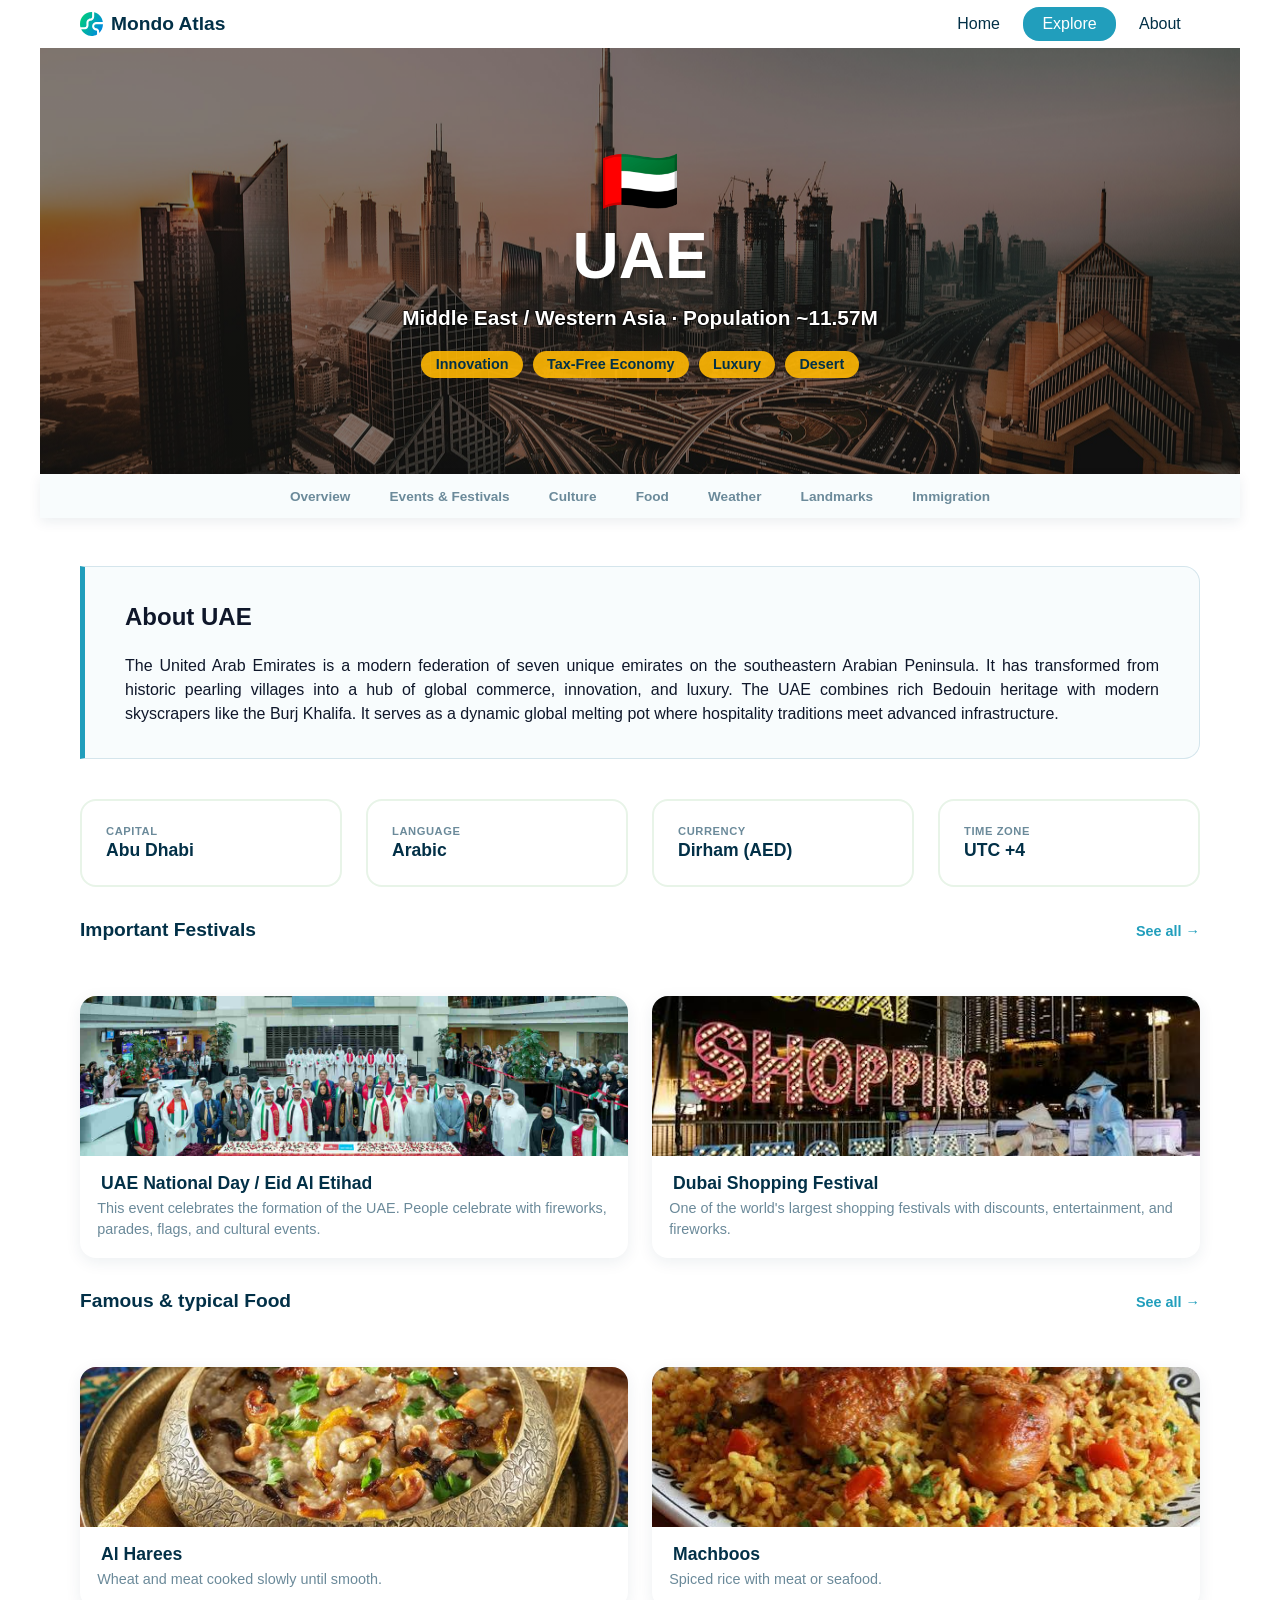
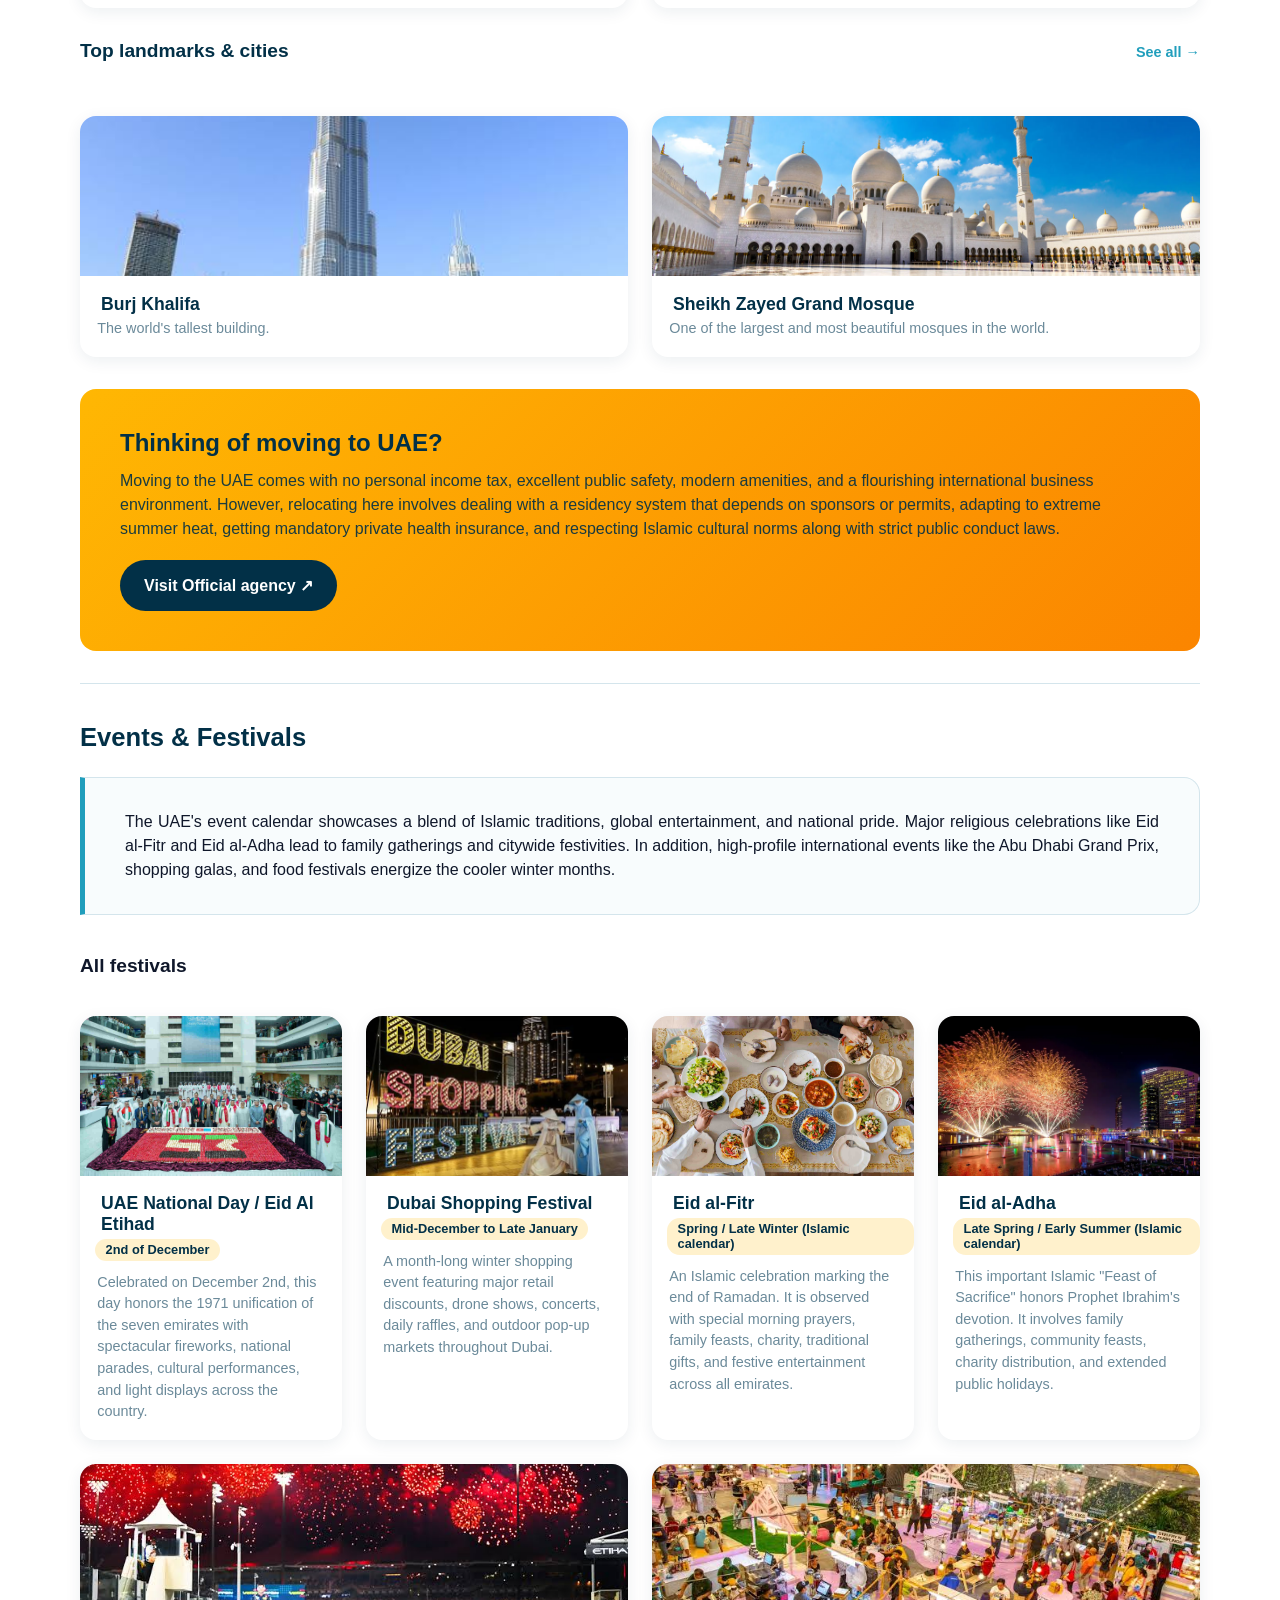
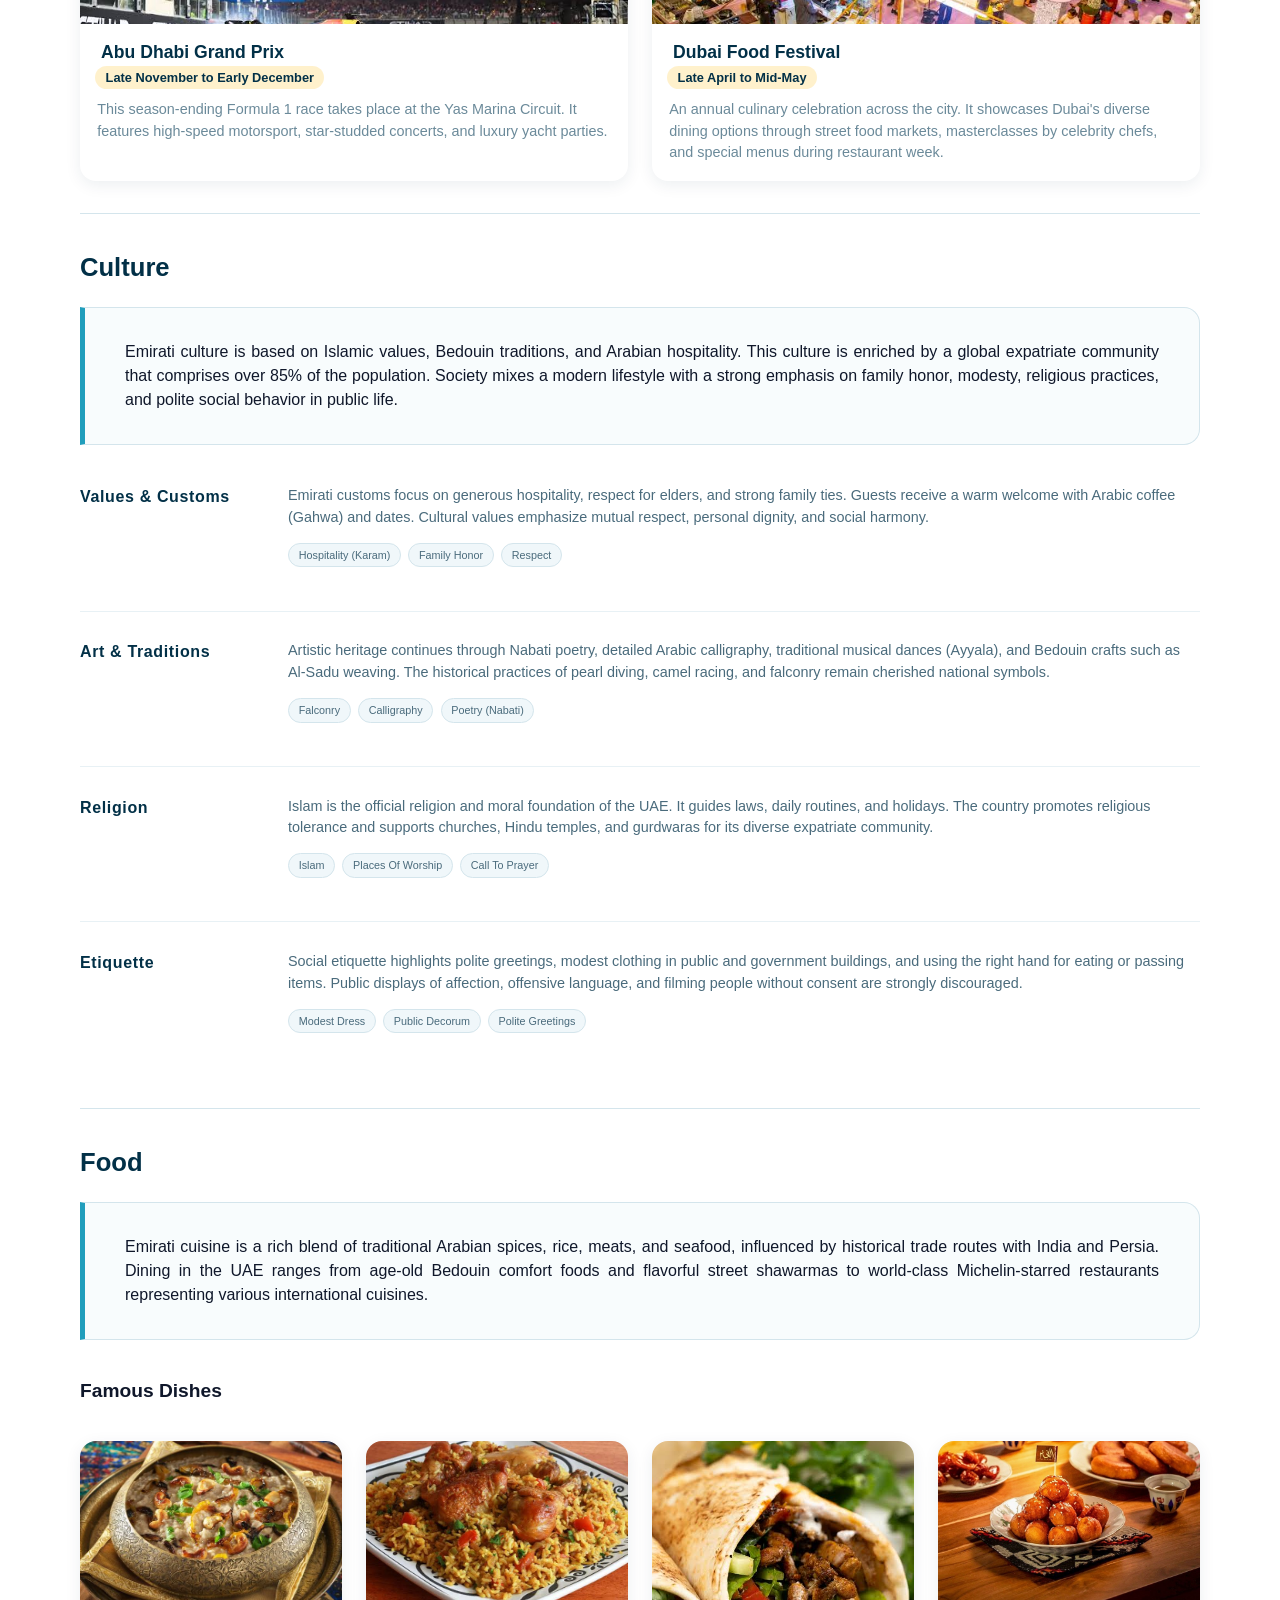
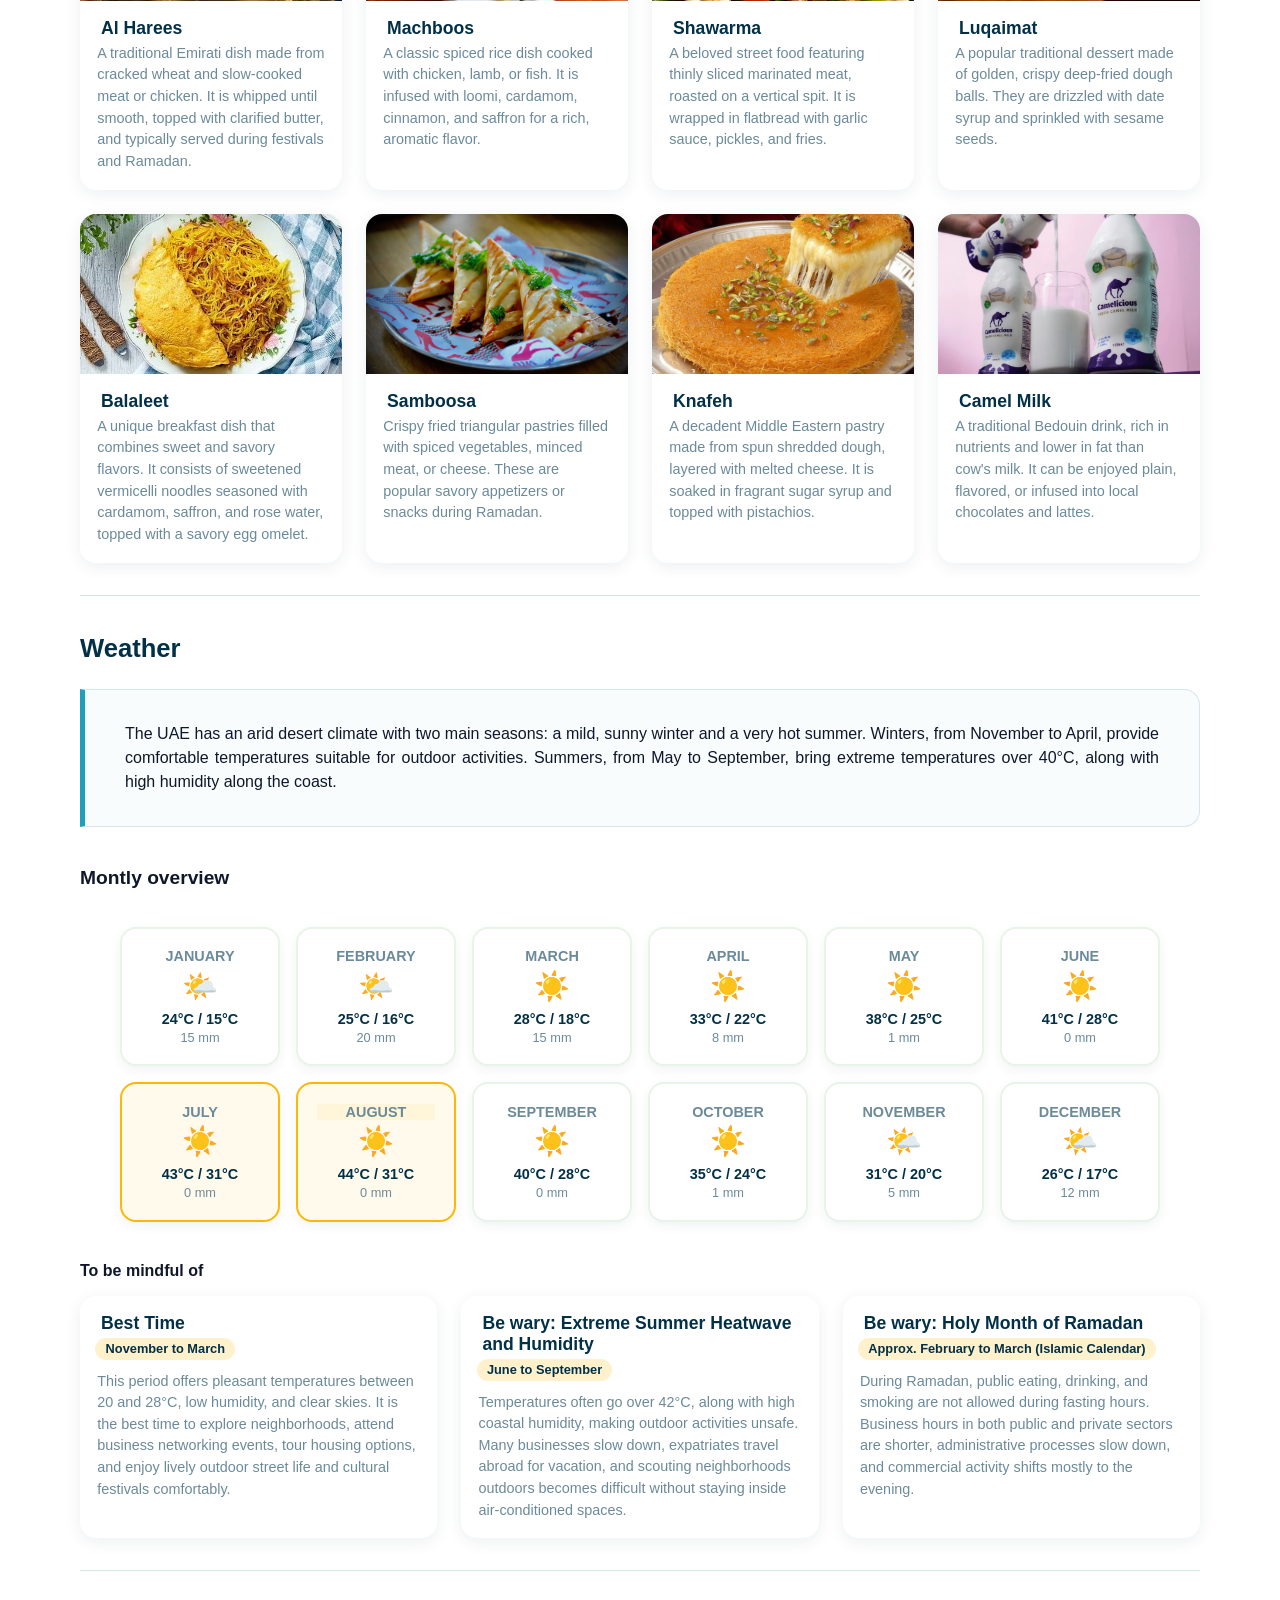
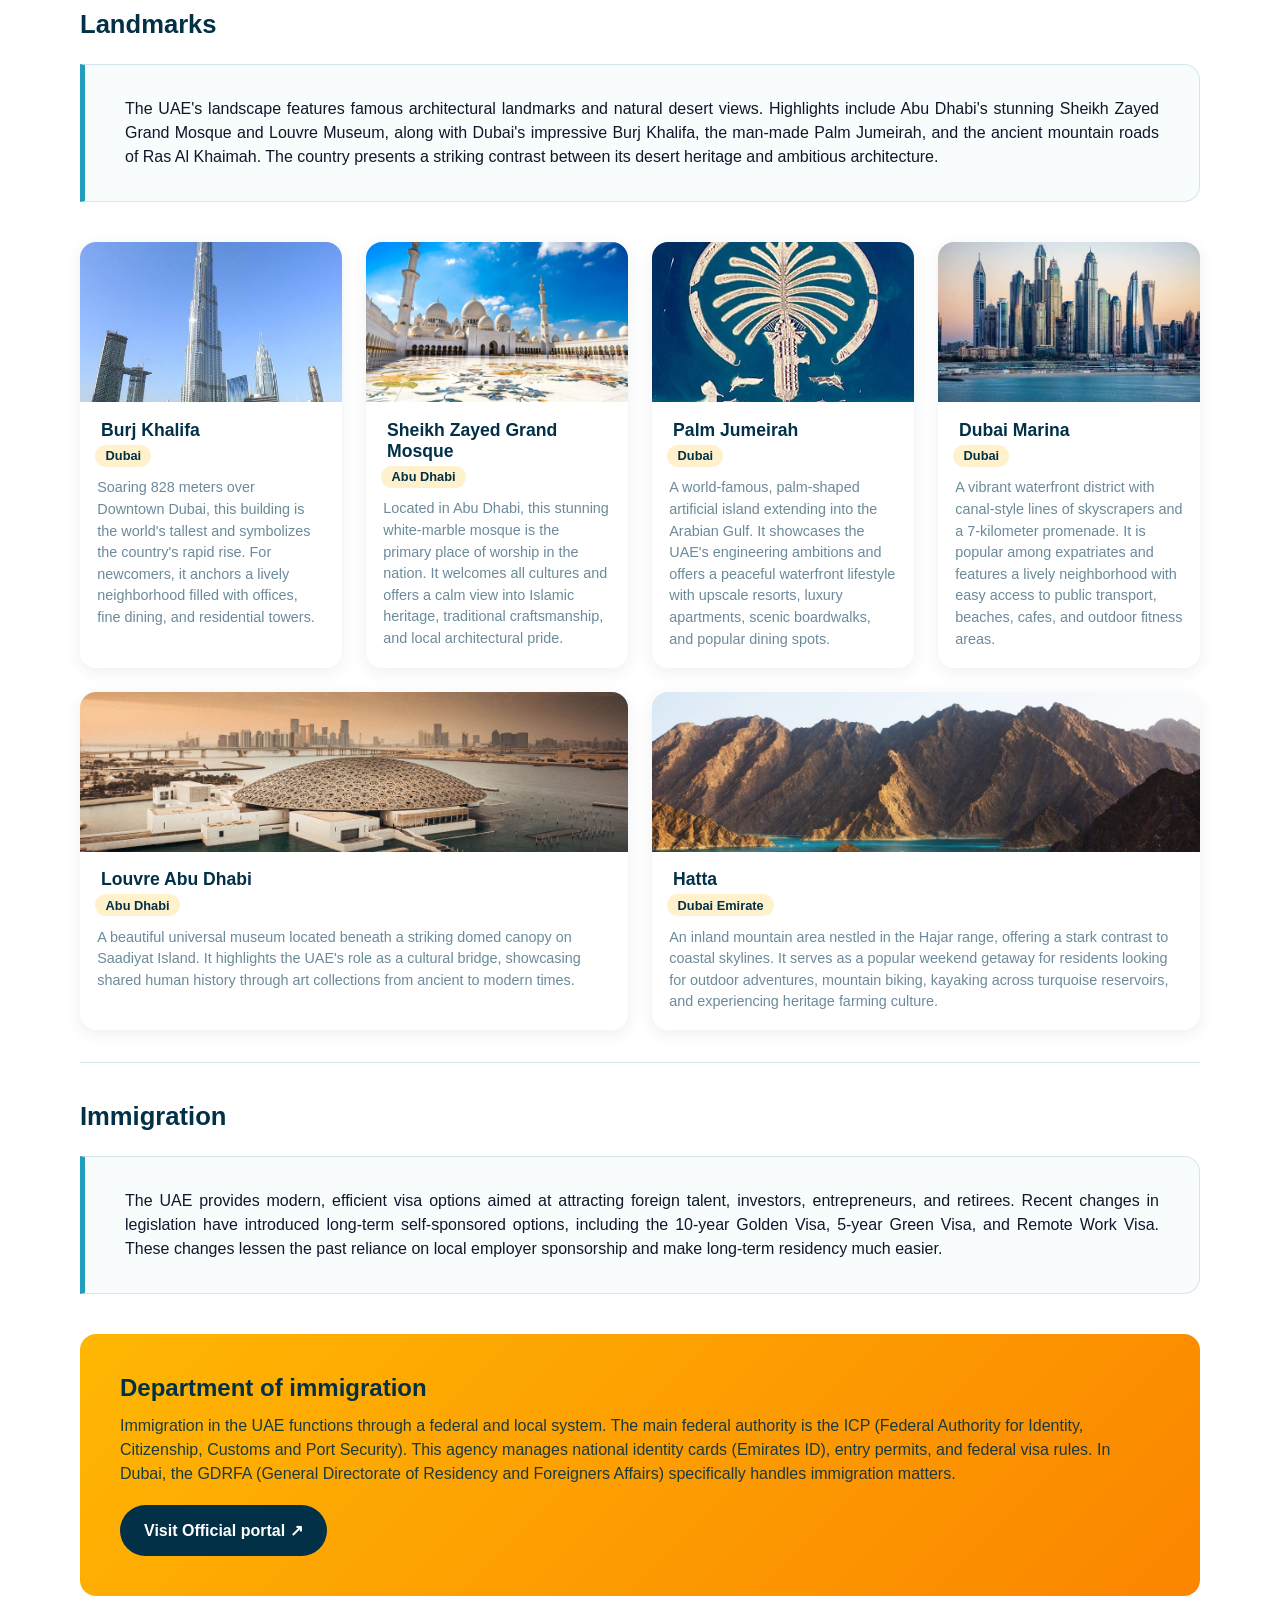
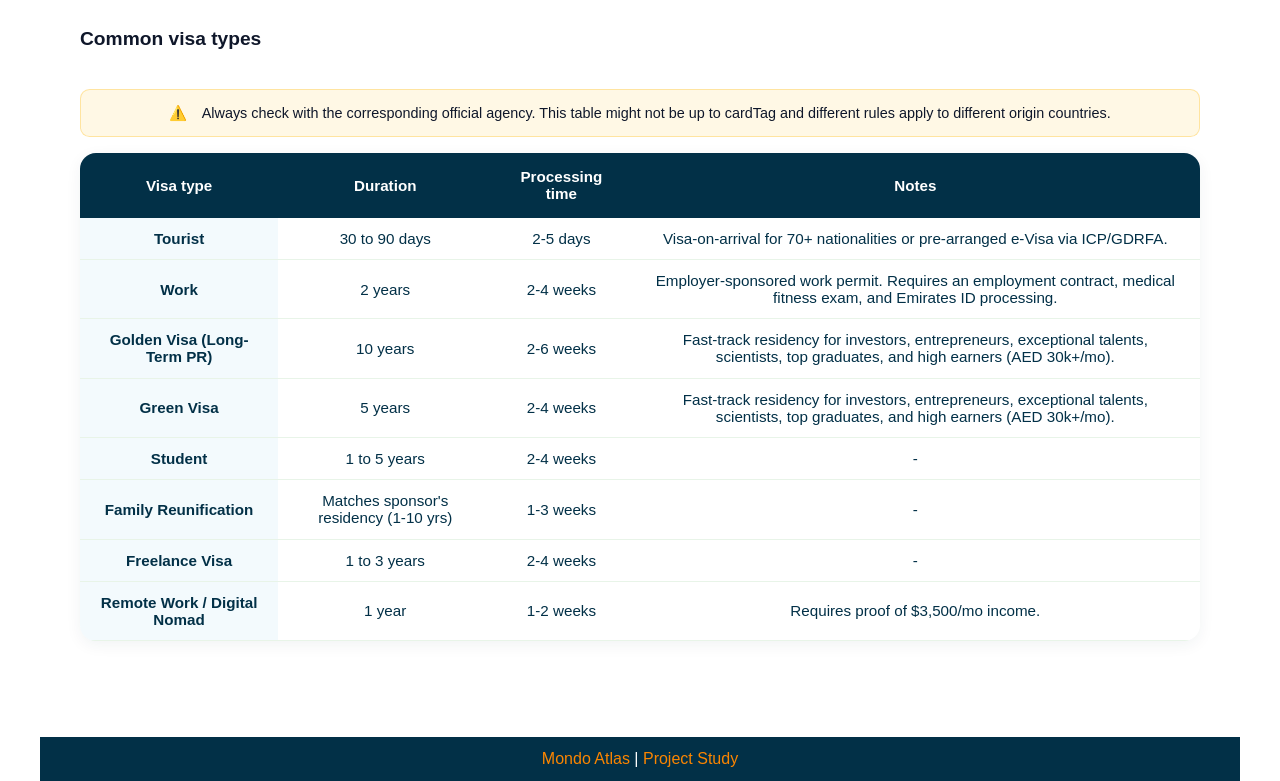
<file: countries/uae.html>
<!DOCTYPE html>
<html lang="en">

<head>
    <title>UAE - Mondo Atlas</title>
    <meta charset="UTF-8">
    <meta="viewport" content="width=device-width, initial-scale=1.0">
        <link rel="stylesheet" type="text/css" href="../css/style.css">
</head>

<body>
    <!-- Main page navigation -->
    <nav id="topNav">
        <a href="../index.html">
            <div id="siteLogo"><img src="../assets/images/logo.svg" alt="globe logo"><span>Mondo Atlas</span></div>
        </a>
        <ul id="navItems">
            <li><a href="../index.html">Home</a></li>
            <li id="activeNav"><a href="../explore.html">Explore</a></li>
            <li><a href="../about.html">About</a></li>
        </ul>
    </nav>
    <!-- Contry page Hero section -->
    <header class="countryHero" id="uaeHero">
        <div>
            <span class="countryFlag">🇦🇪</span>
            <h1>UAE</h1>
            <div class="countryHeroInfo">
                <p>Middle East / Western Asia · Population ~11.57M</p>
            </div>
            <div class="countryTags">
                <span class="tag">Innovation</span>
                <span class="tag">Tax-Free Economy</span>
                <span class="tag">Luxury</span>
                <span class="tag">Desert</span>
            </div>
        </div>
    </header>
    <!-- Country page navigation -->
    <nav class="countrySubnav" id="countryNav">
        <ul>
            <li><a href="#overview" class="subnavLink">Overview</a></li>
            <li><a href="#events" class="subnavLink">Events & Festivals</a></li>
            <li><a href="#culture" class="subnavLink">Culture</a></li>
            <li><a href="#food" class="subnavLink">Food</a></li>
            <li><a href="#weather" class="subnavLink">Weather</a></li>
            <li><a href="#landmarks" class="subnavLink">Landmarks</a></li>
            <li><a href="#immigration" class="subnavLink">Immigration</a></li>
        </ul>
    </nav>
    <!-- Country page Sections -->
    <main class="countryMain">
        <!-- overview -->
        <section id="overview" class="countrySection">
            <div class="sectionIntro">
                <h2>About UAE</h2>
                <p>The United Arab Emirates is a modern federation of seven unique emirates on the southeastern Arabian
                    Peninsula. It has transformed from historic pearling villages into a hub of global commerce,
                    innovation, and luxury. The UAE combines rich Bedouin heritage with modern skyscrapers like the Burj
                    Khalifa. It serves as a dynamic global melting pot where hospitality traditions meet advanced
                    infrastructure.</p>
            </div>
            <div class="keyInfo">
                <div class="infoCardTag">
                    <h6>Capital</h6>
                    <p>Abu Dhabi</p>
                </div>
                <div class="infoCardTag">
                    <h6>Language</h6>
                    <p>Arabic</p>
                </div>
                <div class="infoCardTag">
                    <h6>Currency</h6>
                    <p>Dirham (AED)</p>
                </div>
                <div class="infoCardTag">
                    <h6>Time Zone</h6>
                    <p>UTC +4</p>
                </div>
            </div>
            <!-- Festivals overview -->
            <div class="sectionHeader">
                <h3>Important Festivals</h3>
                <a href="#events" class="seeAllLink">See all &rarr;</a>
            </div>
            <div class="cardGrid">
                <div class="card">
                    <img src="../assets/uae/Eid-Al-Etihad.jpg" alt="">
                    <h4>UAE National Day / Eid Al Etihad</h4>
                    <p>This event celebrates the formation of the UAE. People celebrate with fireworks, parades, flags,
                        and cultural events.</p>
                </div>
                <div class="card">
                    <img src="../assets/uae/shoppingFestival.jpeg" alt="">
                    <h4>Dubai Shopping Festival</h4>
                    <p>One of the world's largest shopping festivals with discounts, entertainment, and fireworks.</p>
                </div>
            </div>
            <!-- Food overview -->
            <div class="sectionHeader">
                <h3>Famous & typical Food</h3>
                <a href="#food" class="seeAllLink">See all &rarr;</a>
            </div>
            <div class="cardGrid">
                <div class="card">
                    <img src="../assets/uae/alHarees.jpg" alt="">
                    <h4>Al Harees </h4>
                    <p>Wheat and meat cooked slowly until smooth. </p>
                </div>
                <div class="card">
                    <img src="../assets/uae/machboos.jpeg" alt="">
                    <h4>Machboos</h4>
                    <p>Spiced rice with meat or seafood.</p>
                </div>
            </div>
            <!-- Landmarks overview -->
            <div class="sectionHeader">
                <h3>Top landmarks & cities</h3>
                <a href="#landmarks" class="seeAllLink">See all &rarr;</a>
            </div>
            <div class="cardGrid">
                <div class="card">
                    <img src="../assets/uae/Burj Khalifa.jpeg" alt="">
                    <h4>Burj Khalifa</h4>
                    <p>The world's tallest building.</p>
                </div>
                <div class="card">
                    <img src="../assets/uae/Sheikh Zayed Grand Mosque.jpg" alt="">
                    <h4>Sheikh Zayed Grand Mosque</h4>
                    <p>One of the largest and most beautiful mosques in the world.</p>
                </div>
            </div>
            <!-- Immigration overview -->
            <div class="immigrationCTA">
                <div class="cta">
                    <h3>Thinking of moving to UAE?</h3>
                    <p>Moving to the UAE comes with no personal income tax, excellent public safety, modern amenities,
                        and a flourishing international business environment. However, relocating here involves dealing
                        with a residency system that depends on sponsors or permits, adapting to extreme summer heat,
                        getting mandatory private health insurance, and respecting Islamic cultural norms along with
                        strict public conduct laws.</p>
                    <a target="_blank" href="https://u.ae/en/information-and-services" class="ctaLink"> Visit Official
                        agency ↗</a>
                </div>
            </div>
        </section>

        <!-- === Events & festivals === -->
        <section id="events" class="countrySection">
            <h2>Events & Festivals</h2>
            <div class="sectionIntro">
                <p>The UAE's event calendar showcases a blend of Islamic traditions, global entertainment, and national
                    pride. Major religious celebrations like Eid al-Fitr and Eid al-Adha lead to family gatherings and
                    citywide festivities. In addition, high-profile international events like the Abu Dhabi Grand Prix,
                    shopping galas, and food festivals energize the cooler winter months.</p>
            </div>
            <h3>All festivals</h3>
            <div class="cardGrid">
                <div class="card">
                    <img src="../assets/uae/Eid-Al-Etihad.jpg" alt="">
                    <h4>UAE National Day / Eid Al Etihad</h4>
                    <span class="cardTag">2nd of December</span>
                    <p>Celebrated on December 2nd, this day honors the 1971 unification of the seven emirates with
                        spectacular fireworks, national parades, cultural performances, and light displays across the
                        country. </p>
                </div>
                <div class="card">
                    <img src="../assets/uae/shoppingFestival.jpeg" alt="">
                    <h4>Dubai Shopping Festival</h4>
                    <span class="cardTag">Mid-December to Late January</span>
                    <p>A month-long winter shopping event featuring major retail discounts, drone shows, concerts, daily
                        raffles, and outdoor pop-up markets throughout Dubai.</p>
                </div>
                <div class="card">
                    <img src="../assets/uae/Eidal-Fitr.jpg" alt="">
                    <h4>Eid al-Fitr</h4>
                    <span class="cardTag">Spring / Late Winter (Islamic calendar)</span>
                    <p>An Islamic celebration marking the end of Ramadan. It is observed with special morning prayers,
                        family feasts, charity, traditional gifts, and festive entertainment across all emirates.</p>
                </div>
                <div class="card">
                    <img src="../assets/uae/Eidal-Adha.webp" alt="">
                    <h4>Eid al-Adha</h4>
                    <span class="cardTag">Late Spring / Early Summer (Islamic calendar)</span>
                    <p>This important Islamic "Feast of Sacrifice" honors Prophet Ibrahim's devotion. It involves family
                        gatherings, community feasts, charity distribution, and extended public holidays.</p>
                </div>
                <div class="card">
                    <img src="../assets/uae/grandPrix.jpeg" alt="">
                    <h4>Abu Dhabi Grand Prix</h4>
                    <span class="cardTag">Late November to Early December</span>
                    <p>This season-ending Formula 1 race takes place at the Yas Marina Circuit. It features high-speed
                        motorsport, star-studded concerts, and luxury yacht parties.</p>
                </div>
                <div class="card">
                    <img src="../assets/uae/foodFestival.jpeg" alt="">
                    <h4>Dubai Food Festival</h4>
                    <span class="cardTag">Late April to Mid-May</span>
                    <p>An annual culinary celebration across the city. It showcases Dubai's diverse dining options
                        through street food markets, masterclasses by celebrity chefs, and special menus during
                        restaurant week.</p>
                </div>
            </div>
        </section>
        <!-- === Culture === -->
        <section id="culture" class="countrySection">
            <h2>Culture</h2>
            <div class="sectionIntro">
                <p>Emirati culture is based on Islamic values, Bedouin traditions, and Arabian hospitality. This culture
                    is enriched by a global expatriate community that comprises over 85% of the population. Society
                    mixes a modern lifestyle with a strong emphasis on family honor, modesty, religious practices, and
                    polite social behavior in public life.</p>
            </div>
            <div class="horizontalRows">
                <div class="horizontalCard">
                    <h4>Values & Customs</h4>
                    <div>
                        <p>Emirati customs focus on generous hospitality, respect for elders, and strong family ties.
                            Guests receive a warm welcome with Arabic coffee (Gahwa) and dates. Cultural values
                            emphasize mutual respect, personal dignity, and social harmony.</p>
                        <p class="cultureTags">
                            <span>Hospitality (Karam)</span>
                            <span>Family Honor</span>
                            <span>Respect</span>
                        </p>
                    </div>
                </div>
                <div class="horizontalCard">
                    <h4>Art & Traditions</h4>
                    <div>
                        <p>Artistic heritage continues through Nabati poetry, detailed Arabic calligraphy, traditional
                            musical dances (Ayyala), and Bedouin crafts such as Al-Sadu weaving. The historical
                            practices of pearl diving, camel racing, and falconry remain cherished national symbols.</p>
                        <p class="cultureTags">
                            <span>Falconry</span>
                            <span>Calligraphy</span>
                            <span>Poetry (Nabati)</span>
                        </p>
                    </div>
                </div>
                <div class="horizontalCard">
                    <h4>Religion</h4>
                    <div>
                        <p>Islam is the official religion and moral foundation of the UAE. It guides laws, daily
                            routines, and holidays. The country promotes religious tolerance and supports churches,
                            Hindu temples, and gurdwaras for its diverse expatriate community.</p>
                        <p class="cultureTags">
                            <span>Islam</span>
                            <span>Places of Worship</span>
                            <span>Call to Prayer</span>
                        </p>
                    </div>
                </div>
                <div class="horizontalCard">
                    <h4>Etiquette</h4>
                    <div>
                        <p>Social etiquette highlights polite greetings, modest clothing in public and government
                            buildings, and using the right hand for eating or passing items. Public displays of
                            affection, offensive language, and filming people without consent are strongly discouraged.
                        </p>
                        <p class="cultureTags">
                            <span>Modest Dress</span>
                            <span>Public Decorum</span>
                            <span>Polite Greetings</span>
                        </p>
                    </div>
                </div>
            </div>
        </section>
        <!-- === Food === -->
        <section id="food" class="countrySection">
            <h2>Food</h2>
            <div class="sectionIntro">
                <p>Emirati cuisine is a rich blend of traditional Arabian spices, rice, meats, and seafood, influenced
                    by historical trade routes with India and Persia. Dining in the UAE ranges from age-old Bedouin
                    comfort foods and flavorful street shawarmas to world-class Michelin-starred restaurants
                    representing various international cuisines.</p>
            </div>
            <h3>Famous Dishes</h3>
            <div class="cardGrid">
                <div class="card">
                    <img src="../assets/uae/alHarees.jpg" alt="">
                    <h4>Al Harees</h4>
                    <p>A traditional Emirati dish made from cracked wheat and slow-cooked meat or chicken. It is whipped
                        until smooth, topped with clarified butter, and typically served during festivals and Ramadan.
                    </p>
                </div>
                <div class="card">
                    <img src="../assets/uae/machboos.jpeg" alt="">
                    <h4>Machboos</h4>
                    <p>A classic spiced rice dish cooked with chicken, lamb, or fish. It is infused with loomi,
                        cardamom, cinnamon, and saffron for a rich, aromatic flavor.</p>
                </div>
                <div class="card">
                    <img src="../assets/uae/Shawarma.jpeg" alt="">
                    <h4>Shawarma</h4>
                    <p>A beloved street food featuring thinly sliced marinated meat, roasted on a vertical spit. It is
                        wrapped in flatbread with garlic sauce, pickles, and fries.</p>
                </div>
                <div class="card">
                    <img src="../assets/uae/Luqaimat.jpg" alt="">
                    <h4>Luqaimat</h4>
                    <p>A popular traditional dessert made of golden, crispy deep-fried dough balls. They are drizzled
                        with date syrup and sprinkled with sesame seeds.</p>
                </div>
                <div class="card">
                    <img src="../assets/uae/Balaleet.jpeg" alt="">
                    <h4>Balaleet</h4>
                    <p>A unique breakfast dish that combines sweet and savory flavors. It consists of sweetened
                        vermicelli noodles seasoned with cardamom, saffron, and rose water, topped with a savory egg
                        omelet.</p>
                </div>
                <div class="card">
                    <img src="../assets/uae/Samboosa.jpeg" alt="">
                    <h4>Samboosa</h4>
                    <p>Crispy fried triangular pastries filled with spiced vegetables, minced meat, or cheese. These are
                        popular savory appetizers or snacks during Ramadan.</p>
                </div>
                <div class="card">
                    <img src="../assets/uae/Knafeh.avif" alt="">
                    <h4>Knafeh</h4>
                    <p>A decadent Middle Eastern pastry made from spun shredded dough, layered with melted cheese. It is
                        soaked in fragrant sugar syrup and topped with pistachios.</p>
                </div>
                <div class="card">
                    <img src="../assets/uae/Camel Milk.webp" alt="">
                    <h4>Camel Milk</h4>
                    <p>A traditional Bedouin drink, rich in nutrients and lower in fat than cow's milk. It can be
                        enjoyed plain, flavored, or infused into local chocolates and lattes.</p>
                </div>
        </section>
        <!-- === Weather === -->
        <section id="weather" class="countrySection">
            <h2>Weather</h2>
            <div class="sectionIntro">
                <p>The UAE has an arid desert climate with two main seasons: a mild, sunny winter and a very hot summer.
                    Winters, from November to April, provide comfortable temperatures suitable for outdoor activities.
                    Summers, from May to September, bring extreme temperatures over 40°C, along with high humidity along
                    the coast.</p>
            </div>
            <h3>Montly overview</h3>
            <div class="weatherGrid">
                <div class="weatherCard">
                    <span class="month">January</span>
                    <span class="monthEmoji">🌤️</span>
                    <span class="monthTemp">24°C / 15°C</span>
                    <span class="monthRain">15 mm</span>
                </div>
                <div class="weatherCard">
                    <span class="month">February</span>
                    <span class="monthEmoji">🌤️</span>
                    <span class="monthTemp">25°C / 16°C</span>
                    <span class="monthRain">20 mm</span>
                </div>
                <div class="weatherCard">
                    <span class="month">March</span>
                    <span class="monthEmoji">☀️</span>
                    <span class="monthTemp">28°C / 18°C</span>
                    <span class="monthRain">15 mm</span>
                </div>
                <div class="weatherCard">
                    <span class="month">April</span>
                    <span class="monthEmoji">☀️</span>
                    <span class="monthTemp">33°C / 22°C</span>
                    <span class="monthRain">8 mm</span>
                </div>
                <div class="weatherCard">
                    <span class="month">May</span>
                    <span class="monthEmoji">☀️</span>
                    <span class="monthTemp">38°C / 25°C</span>
                    <span class="monthRain">1 mm</span>
                </div>
                <div class="weatherCard">
                    <span class="month">June</span>
                    <span class="monthEmoji">☀️</span>
                    <span class="monthTemp">41°C / 28°C</span>
                    <span class="monthRain">0 mm</span>
                </div>
                <div class="weatherCard warmest">
                    <span class="month">July</span>
                    <span class="monthEmoji">☀️</span>
                    <span class="monthTemp">43°C / 31°C</span>
                    <span class="monthRain">0 mm</span>
                </div>
                <div class="weatherCard warmest">
                    <span class="month warmest">August</span>
                    <span class="monthEmoji">☀️</span>
                    <span class="monthTemp">44°C / 31°C</span>
                    <span class="monthRain">0 mm</span>
                </div>
                <div class="weatherCard">
                    <span class="month">September</span>
                    <span class="monthEmoji">☀️</span>
                    <span class="monthTemp">40°C / 28°C</span>
                    <span class="monthRain">0 mm</span>
                </div>
                <div class="weatherCard">
                    <span class="month">October</span>
                    <span class="monthEmoji">☀️</span>
                    <span class="monthTemp">35°C / 24°C</span>
                    <span class="monthRain">1 mm</span>
                </div>
                <div class="weatherCard">
                    <span class="month">November</span>
                    <span class="monthEmoji">🌤️</span>
                    <span class="monthTemp">31°C / 20°C</span>
                    <span class="monthRain">5 mm</span>
                </div>
                <div class="weatherCard">
                    <span class="month">December</span>
                    <span class="monthEmoji">🌤️</span>
                    <span class="monthTemp">26°C / 17°C</span>
                    <span class="monthRain">12 mm</span>
                </div>
            </div>
            <h4>To be mindful of</h4>
            <div class="cardGrid">
                <div class="card">
                    <h4>Best Time</h4>
                    <span class="cardTag">November to March</span>
                    <p>This period offers pleasant temperatures between 20 and 28°C, low humidity, and clear skies. It
                        is the best time to explore neighborhoods, attend business networking events, tour housing
                        options, and enjoy lively outdoor street life and cultural festivals comfortably.</p>
                </div>
                <div class="card">
                    <h4>Be wary: Extreme Summer Heatwave and Humidity</h4>
                    <span class="cardTag">June to September</span>
                    <p>Temperatures often go over 42°C, along with high coastal humidity, making outdoor activities
                        unsafe. Many businesses slow down, expatriates travel abroad for vacation, and scouting
                        neighborhoods outdoors becomes difficult without staying inside air-conditioned spaces.</p>
                </div>
                <div class="card">
                    <h4>Be wary: Holy Month of Ramadan</h4>
                    <span class="cardTag">Approx. February to March (Islamic Calendar)</span>
                    <p>During Ramadan, public eating, drinking, and smoking are not allowed during fasting hours.
                        Business hours in both public and private sectors are shorter, administrative processes slow
                        down, and commercial activity shifts mostly to the evening.</p>
                </div>
            </div>
        </section>
        <!-- ==== Landmarks ==== -->
        <section id="landmarks" class="countrySection">
            <h2>Landmarks</h2>
            <div class="sectionIntro">
                <p>The UAE's landscape features famous architectural landmarks and natural desert views. Highlights
                    include Abu Dhabi's stunning Sheikh Zayed Grand Mosque and Louvre Museum, along with Dubai's
                    impressive Burj Khalifa, the man-made Palm Jumeirah, and the ancient mountain roads of Ras Al
                    Khaimah. The country presents a striking contrast between its desert heritage and ambitious
                    architecture.</p>
            </div>
            <div class="cardGrid">
                <div class="card">
                    <img src="../assets/uae/Burj Khalifa.jpeg" alt="">
                    <h4>Burj Khalifa</h4>
                    <span class="cardTag">Dubai</span>
                    <p>Soaring 828 meters over Downtown Dubai, this building is the world's tallest and symbolizes the
                        country's rapid rise. For newcomers, it anchors a lively neighborhood filled with offices, fine
                        dining, and residential towers.</p>
                </div>
                <div class="card">
                    <img src="../assets/uae/Sheikh Zayed Grand Mosque.jpg" alt="">
                    <h4>Sheikh Zayed Grand Mosque</h4>
                    <span class="cardTag">Abu Dhabi</span>
                    <p>Located in Abu Dhabi, this stunning white-marble mosque is the primary place of worship in the
                        nation. It welcomes all cultures and offers a calm view into Islamic heritage, traditional
                        craftsmanship, and local architectural pride.</p>
                </div>
                <div class="card">
                    <img src="../assets/uae/Palm Jumeirah.jpg" alt="">
                    <h4>Palm Jumeirah</h4>
                    <span class="cardTag">Dubai</span>
                    <p>A world-famous, palm-shaped artificial island extending into the Arabian Gulf. It showcases the
                        UAE's engineering ambitions and offers a peaceful waterfront lifestyle with upscale resorts,
                        luxury apartments, scenic boardwalks, and popular dining spots.</p>
                </div>
                <div class="card">
                    <img src="../assets/uae/Dubai Marina.jpeg" alt="">
                    <h4>Dubai Marina</h4>
                    <span class="cardTag">Dubai</span>
                    <p>A vibrant waterfront district with canal-style lines of skyscrapers and a 7-kilometer promenade.
                        It is popular among expatriates and features a lively neighborhood with easy access to public
                        transport, beaches, cafes, and outdoor fitness areas.</p>
                </div>
                <div class="card">
                    <img src="../assets/uae/Louvre Abu Dhabi.jpg" alt="">
                    <h4>Louvre Abu Dhabi</h4>
                    <span class="cardTag">Abu Dhabi</span>
                    <p>A beautiful universal museum located beneath a striking domed canopy on Saadiyat Island. It
                        highlights the UAE's role as a cultural bridge, showcasing shared human history through art
                        collections from ancient to modern times.</p>
                </div>
                <div class="card">
                    <img src="../assets/uae/Hatta.webp" alt="">
                    <h4>Hatta</h4>
                    <span class="cardTag">Dubai Emirate</span>
                    <p>An inland mountain area nestled in the Hajar range, offering a stark contrast to coastal
                        skylines. It serves as a popular weekend getaway for residents looking for outdoor adventures,
                        mountain biking, kayaking across turquoise reservoirs, and experiencing heritage farming
                        culture.</p>
                </div>
        </section>
        <!-- ==== Immgration ==== -->
        <section id="immigration" class="countrySection">
            <h2>Immigration</h2>
            <div class="sectionIntro">
                <p>The UAE provides modern, efficient visa options aimed at attracting foreign talent, investors,
                    entrepreneurs, and retirees. Recent changes in legislation have introduced long-term self-sponsored
                    options, including the 10-year Golden Visa, 5-year Green Visa, and Remote Work Visa. These changes
                    lessen the past reliance on local employer sponsorship and make long-term residency much easier.</p>
            </div>
            <div class="immigrationCTA">
                <div class="cta">
                    <h3>Department of immigration</h3>
                    <p>Immigration in the UAE functions through a federal and local system. The main federal authority
                        is the ICP (Federal Authority for Identity, Citizenship, Customs and Port Security). This agency
                        manages national identity cards (Emirates ID), entry permits, and federal visa rules. In Dubai,
                        the GDRFA (General Directorate of Residency and Foreigners Affairs) specifically handles
                        immigration matters.</p>
                    <a target="_blank" href="https://u.ae/en/information-and-services/visa-and-emirates-id"
                        class="ctaLink"> Visit
                        Official portal ↗</a>
                </div>
            </div>

            <h3>Common visa types</h3>
            <div class="visaWarning">
                <p><span>⚠️</span>Always check with the corresponding official agency. This table might not be up to
                    cardTag and
                    different
                    rules apply to different origin countries.</p>
            </div>
            <div class="visaTable">
                <table class="comparisonTable">
                    <thead>
                        <tr>
                            <th>Visa type</th>
                            <th>Duration</th>
                            <th>Processing time</th>
                            <th>Notes</th>
                        </tr>
                    </thead>
                    <tbody>
                        <tr>
                            <td>Tourist</td>
                            <td>30 to 90 days</td>
                            <td>2-5 days</td>
                            <td>Visa-on-arrival for 70+ nationalities or pre-arranged e-Visa via ICP/GDRFA.</td>
                        </tr>
                        <tr>
                            <td>Work</td>
                            <td>2 years</td>
                            <td>2-4 weeks</td>
                            <td>Employer-sponsored work permit. Requires an employment contract, medical fitness exam,
                                and Emirates ID processing.</td>
                        </tr>
                        <tr>
                            <td>Golden Visa (Long-Term PR)</td>
                            <td>10 years</td>
                            <td>2-6 weeks</td>
                            <td>Fast-track residency for investors, entrepreneurs, exceptional talents, scientists, top
                                graduates, and high earners (AED 30k+/mo).</td>
                        </tr>
                        <tr>
                            <td>Green Visa</td>
                            <td>5 years</td>
                            <td>2-4 weeks</td>
                            <td>Fast-track residency for investors, entrepreneurs, exceptional talents, scientists, top
                                graduates, and high earners (AED 30k+/mo).</td>
                        </tr>
                        <tr>
                            <td>Student</td>
                            <td>1 to 5 years</td>
                            <td>2-4 weeks</td>
                            <td>-</td>
                        </tr>
                        <tr>
                            <td>Family Reunification</td>
                            <td>Matches sponsor's residency (1-10 yrs)</td>
                            <td>1-3 weeks</td>
                            <td>-</td>
                        </tr>
                        <tr>
                            <td>Freelance Visa</td>
                            <td>1 to 3 years</td>
                            <td>2-4 weeks</td>
                            <td>-</td>
                        </tr>
                        <tr>
                            <td>Remote Work / Digital Nomad</td>
                            <td>1 year</td>
                            <td>1-2 weeks</td>
                            <td>Requires proof of $3,500/mo income.</td>
                        </tr>
                    </tbody>
                </table>
            </div>

        </section>
    </main>

    <!-- Footer -->
    <footer><a href=index.html>Mondo Atlas</a> | <a href="../about.html">Project Study</a></footer>
</body>

</html>
</file>
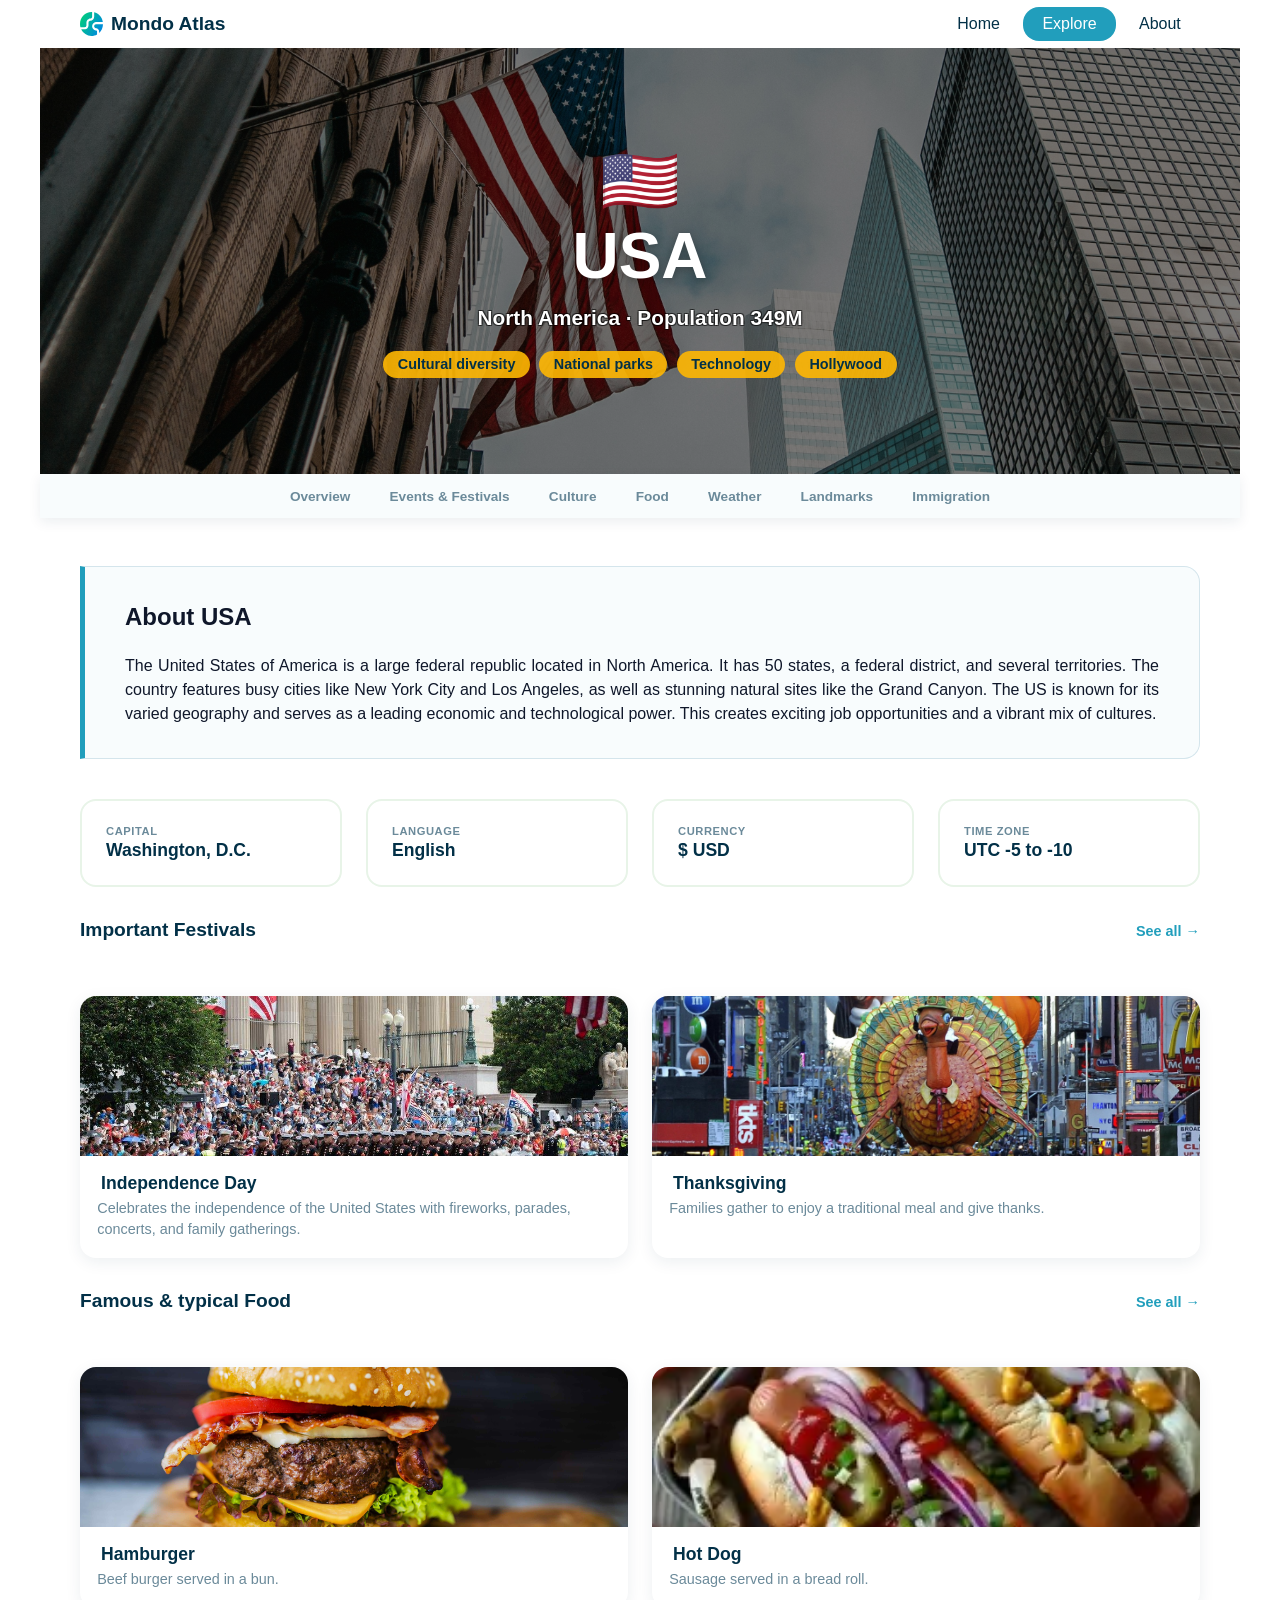
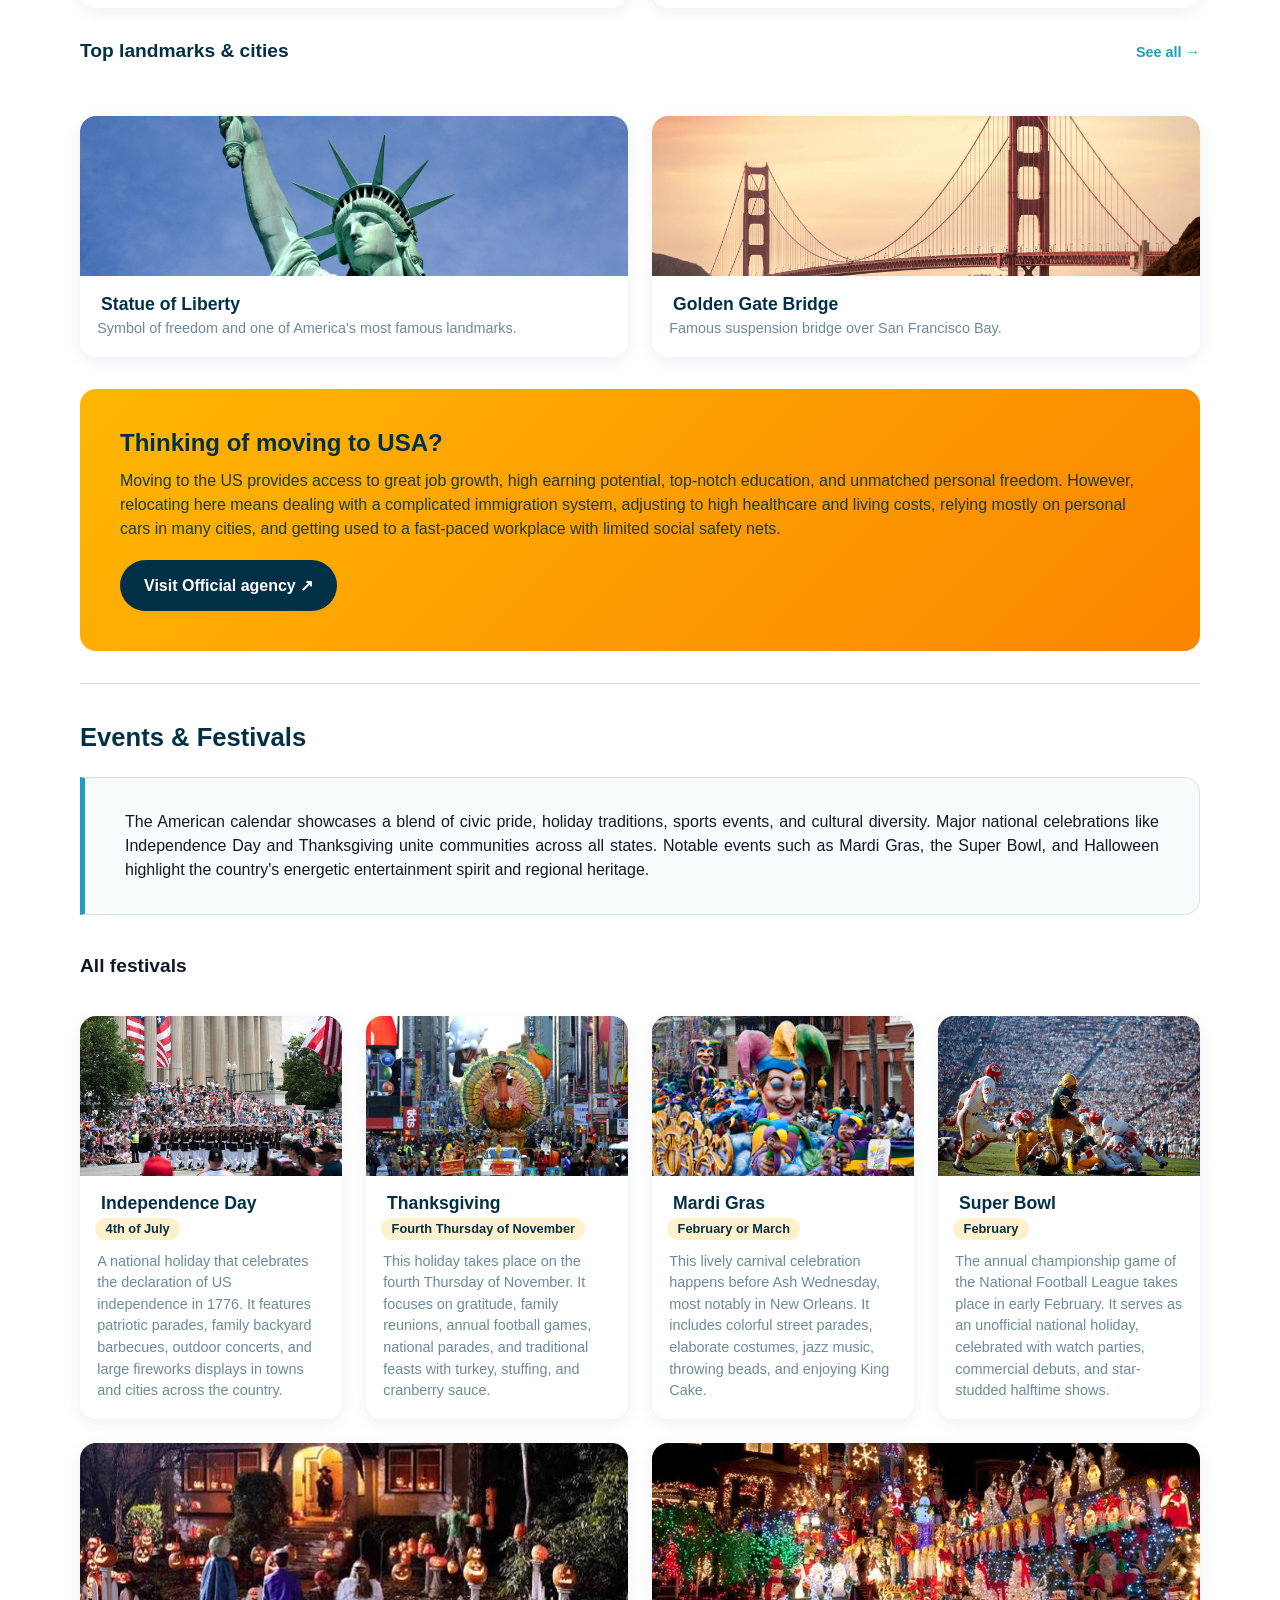
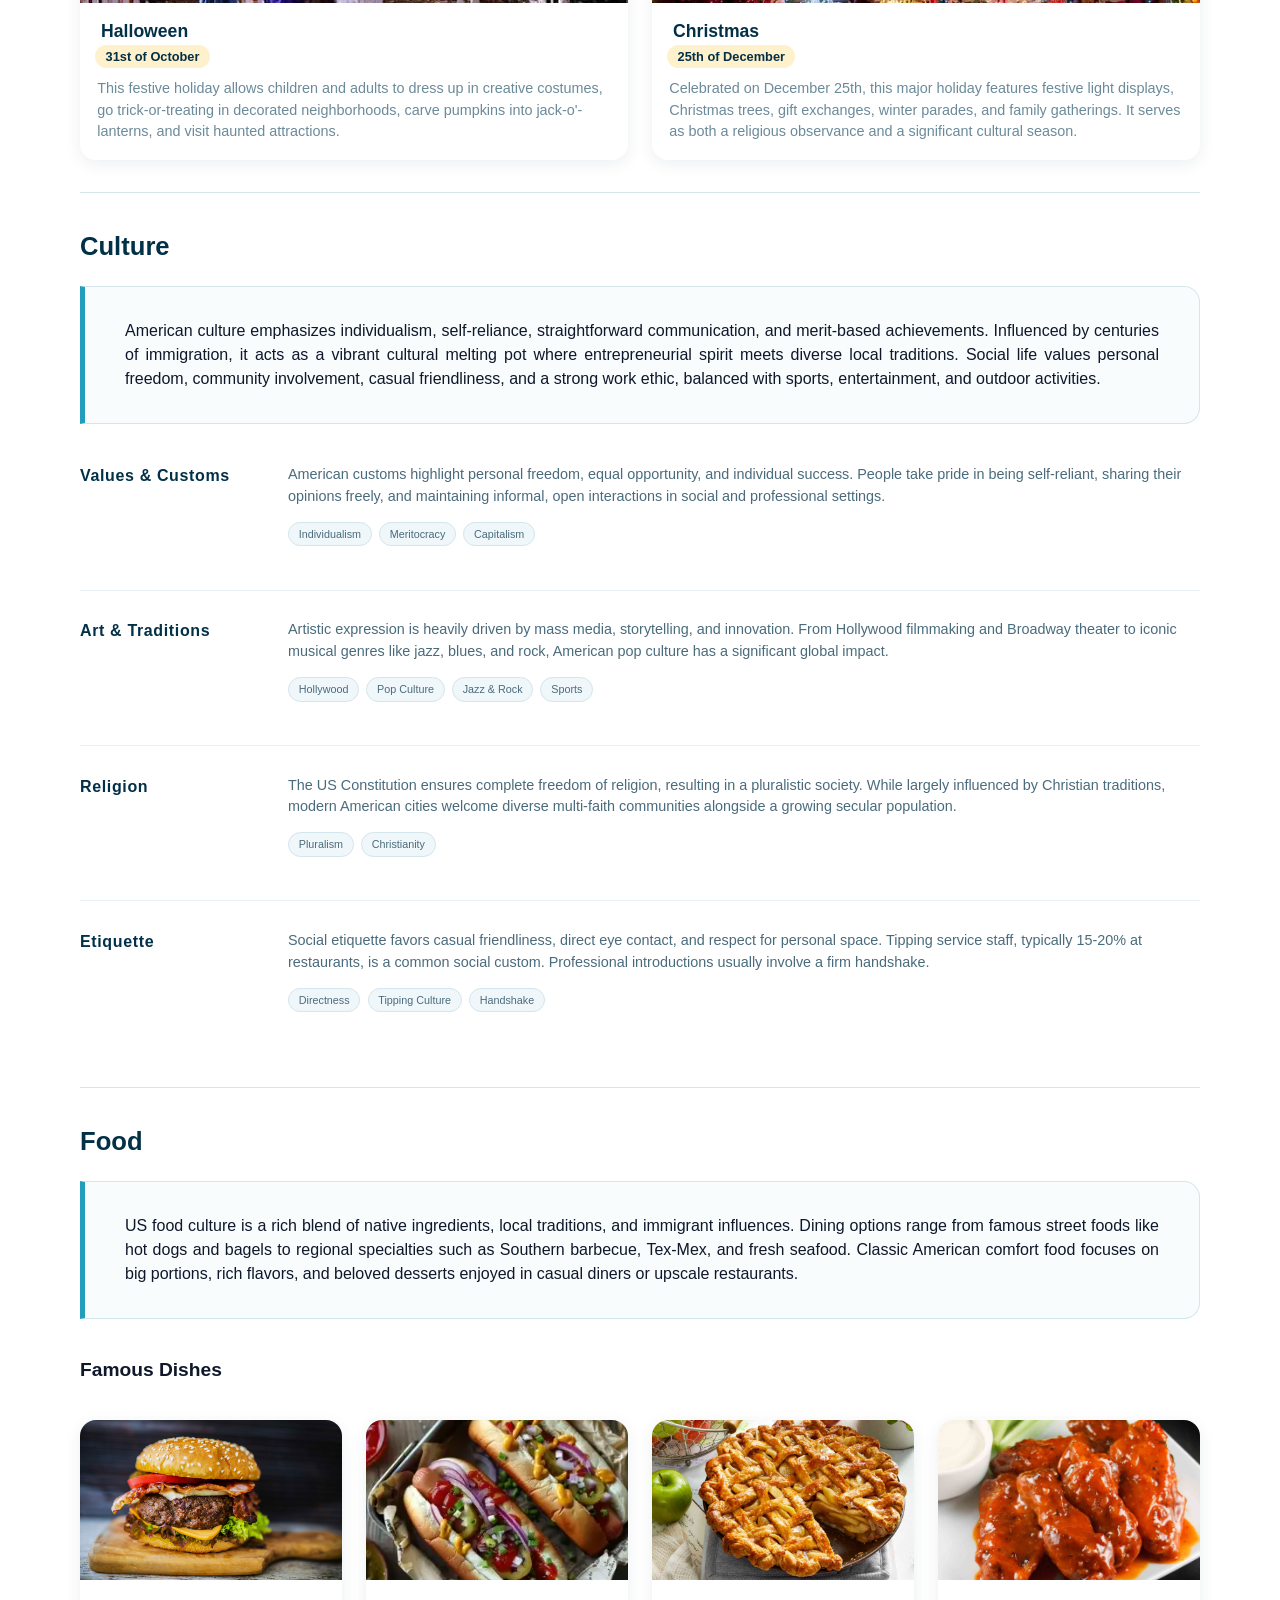
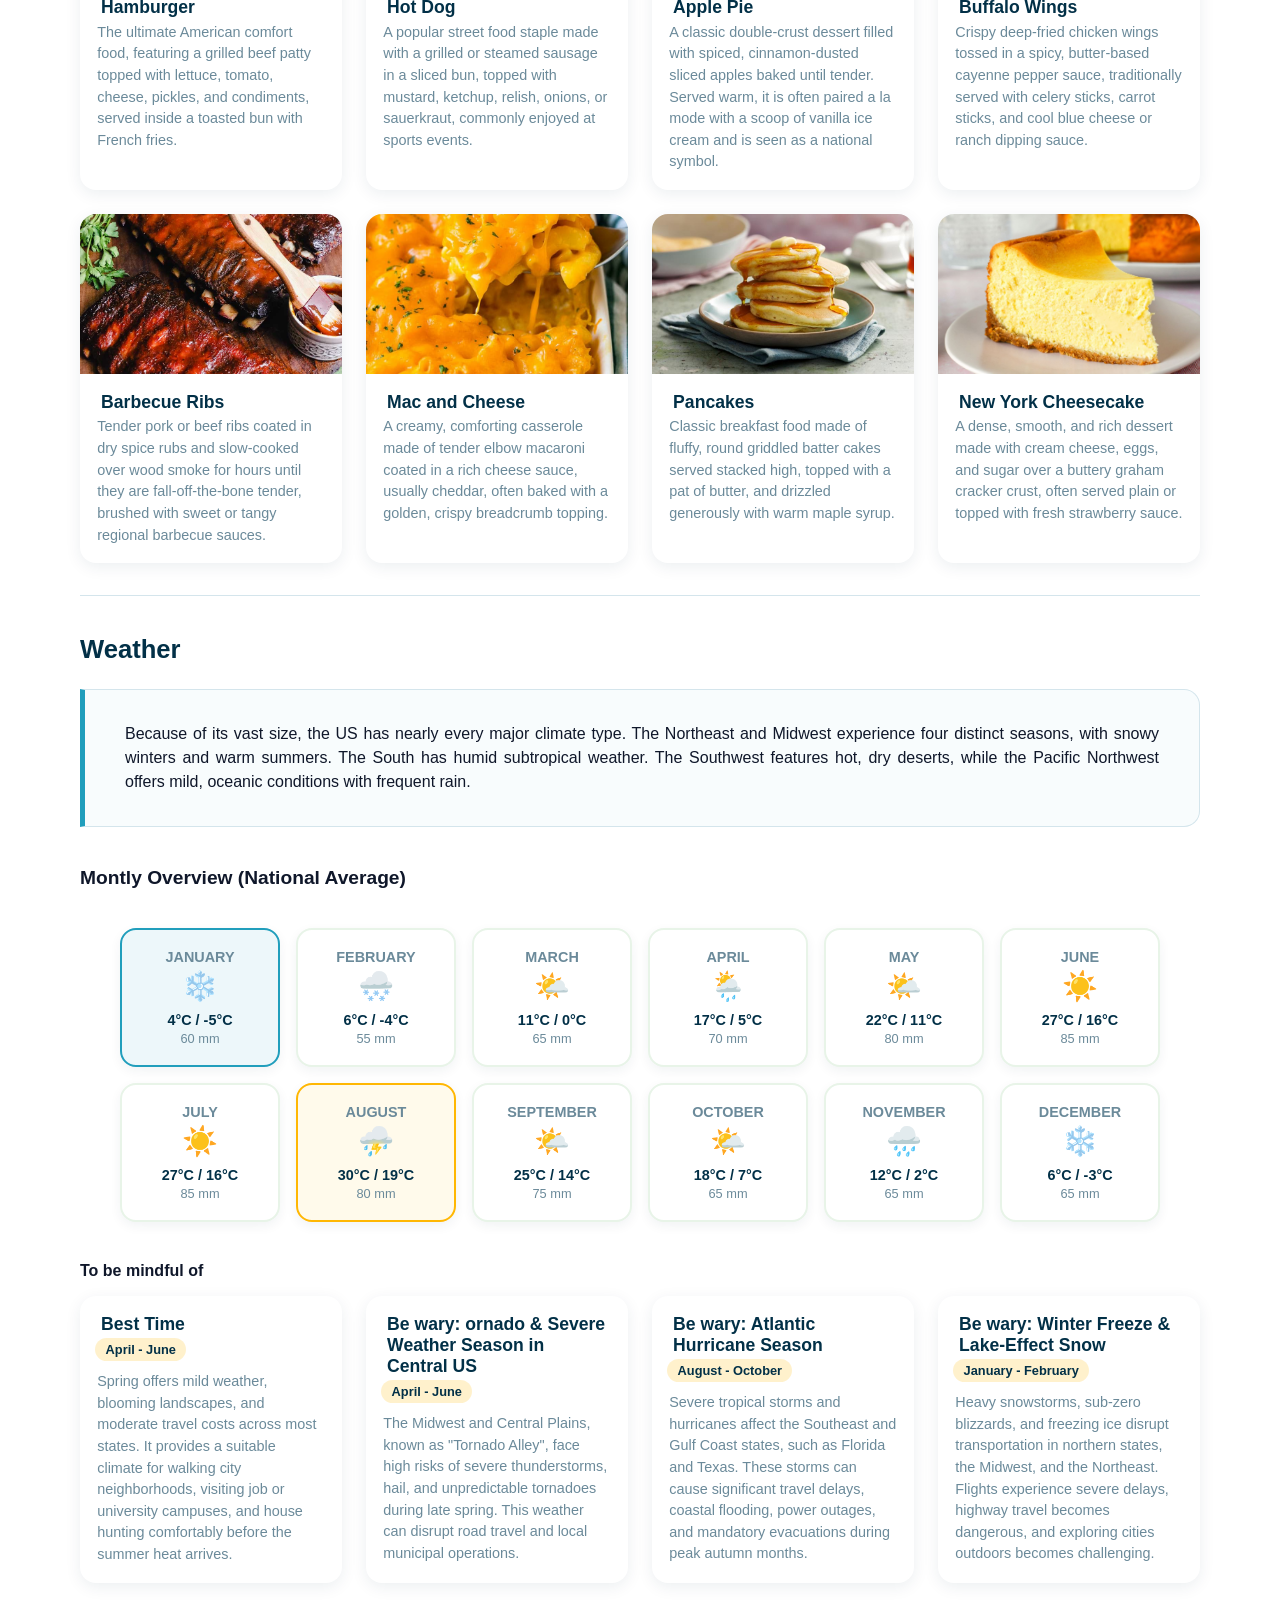
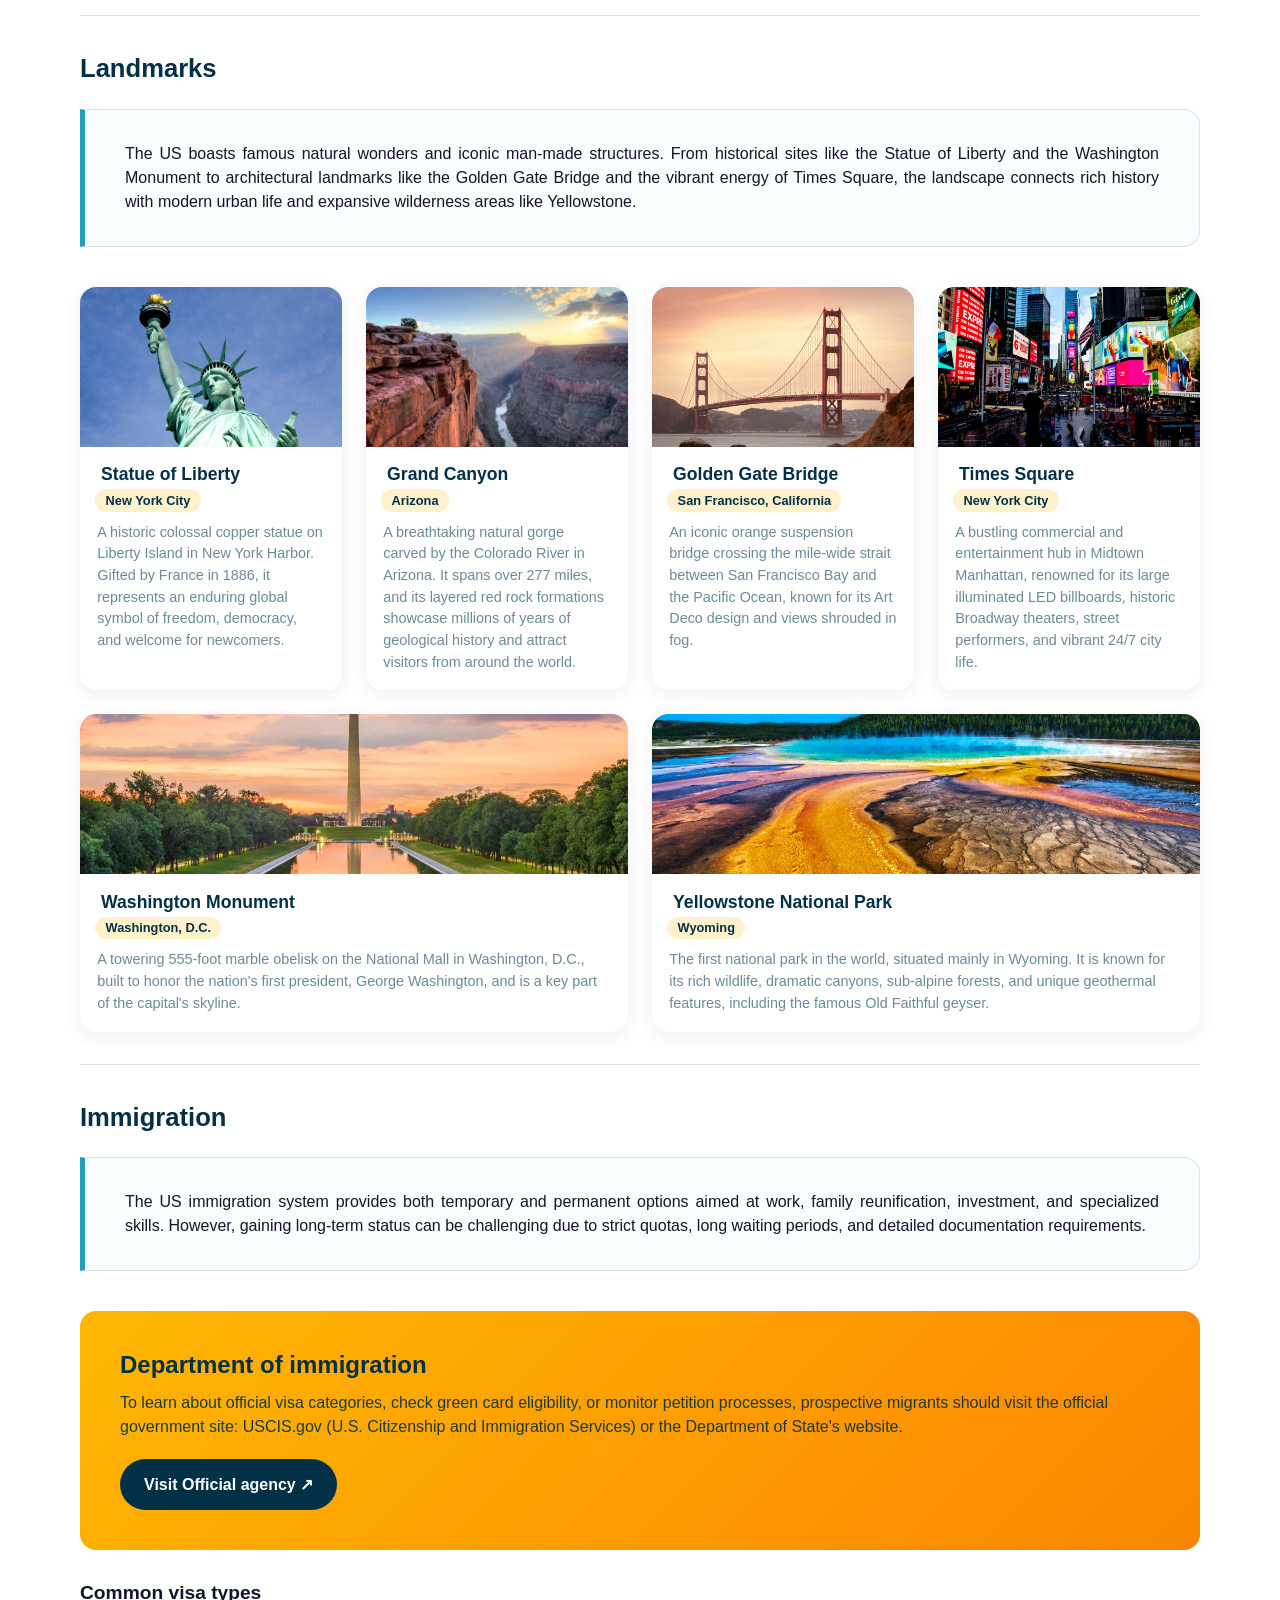
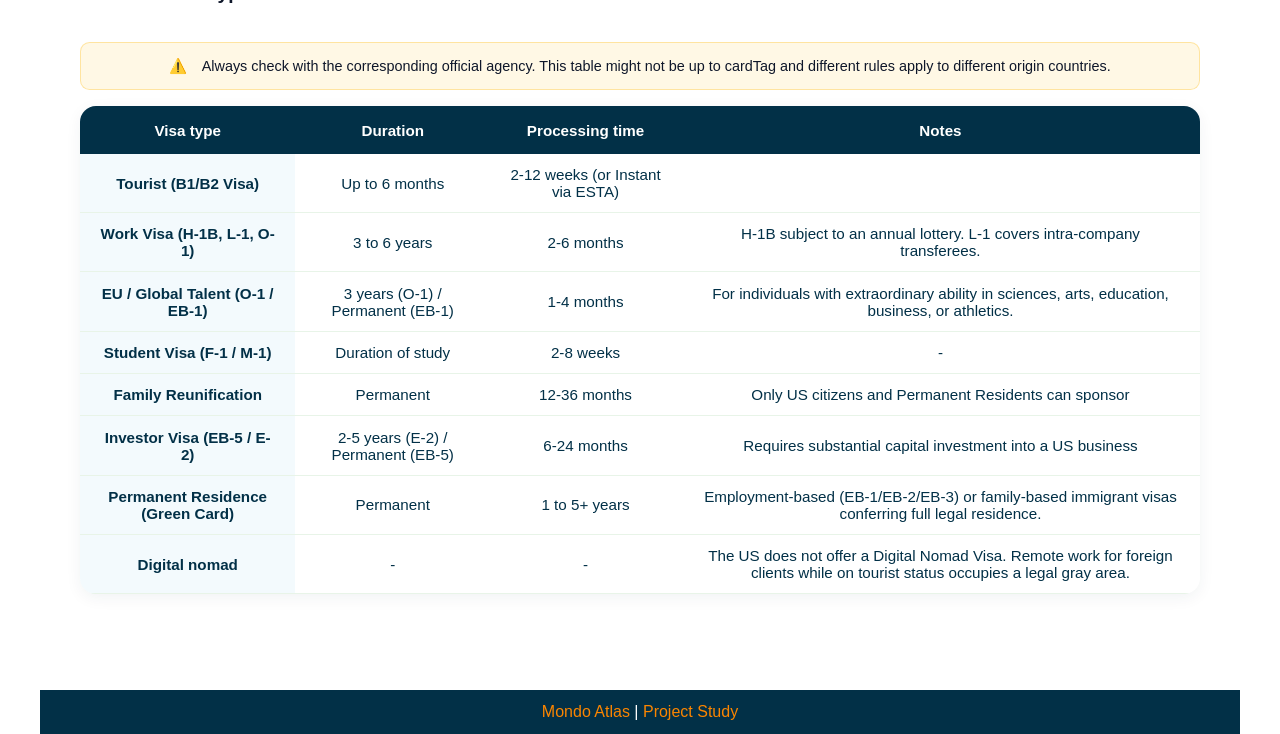
<file: countries/usa.html>
<!DOCTYPE html>
<html lang="en">

<head>
    <title>USA - Mondo Atlas</title>
    <meta charset="UTF-8">
    <meta="viewport" content="width=device-width, initial-scale=1.0">
        <link rel="stylesheet" type="text/css" href="../css/style.css">
</head>

<body>
    <!-- Main page navigation -->
    <nav id="topNav">
        <a href="../index.html">
            <div id="siteLogo"><img src="../assets/images/logo.svg" alt="globe logo"><span>Mondo Atlas</span></div>
        </a>
        <ul id="navItems">
            <li><a href="../index.html">Home</a></li>
            <li id="activeNav"><a href="../explore.html">Explore</a></li>
            <li><a href="../about.html">About</a></li>
        </ul>
    </nav>
    <!-- Contry page Hero section -->
    <header class="countryHero" id="usaHero">
        <div>
            <span class="countryFlag">🇺🇸</span>
            <h1>USA</h1>
            <div class="countryHeroInfo">
                <p>North America · Population 349M</p>
            </div>
            <div class="countryTags">
                <span class="tag">Cultural diversity</span>
                <span class="tag">National parks</span>
                <span class="tag">Technology</span>
                <span class="tag">Hollywood</span>
            </div>
        </div>
    </header>
    <!-- Country page navigation -->
    <nav class="countrySubnav" id="countryNav">
        <ul>
            <li><a href="#overview" class="subnavLink">Overview</a></li>
            <li><a href="#events" class="subnavLink">Events & Festivals</a></li>
            <li><a href="#culture" class="subnavLink">Culture</a></li>
            <li><a href="#food" class="subnavLink">Food</a></li>
            <li><a href="#weather" class="subnavLink">Weather</a></li>
            <li><a href="#landmarks" class="subnavLink">Landmarks</a></li>
            <li><a href="#immigration" class="subnavLink">Immigration</a></li>
        </ul>
    </nav>
    <!-- Country page Sections -->
    <main class="countryMain">
        <!-- overview -->
        <section id="overview" class="countrySection">
            <div class="sectionIntro">
                <h2>About USA</h2>
                <p>The United States of America is a large federal republic located in North America. It has 50 states,
                    a federal
                    district, and several territories. The country features busy cities like New York City and Los
                    Angeles, as well as stunning natural sites like the Grand Canyon. The US is known for its varied
                    geography and serves as a leading economic and technological power. This creates exciting job
                    opportunities and a vibrant mix of cultures.</p>
            </div>
            <div class="keyInfo">
                <div class="infoCardTag">
                    <h6>Capital</h6>
                    <p>Washington, D.C.</p>
                </div>
                <div class="infoCardTag">
                    <h6>Language</h6>
                    <p>English</p>
                </div>
                <div class="infoCardTag">
                    <h6>Currency</h6>
                    <p>$ USD</p>
                </div>
                <div class="infoCardTag">
                    <h6>Time Zone</h6>
                    <p>UTC -5 to -10</p>
                </div>
            </div>
            <!-- Festivals overview -->
            <div class="sectionHeader">
                <h3>Important Festivals</h3>
                <a href="#events" class="seeAllLink">See all &rarr;</a>
            </div>
            <div class="cardGrid">
                <div class="card">
                    <img src="../assets/usa/fourthjuly.jpg" alt="">
                    <h4>Independence Day</h4>
                    <p>Celebrates the independence of the United States with fireworks, parades, concerts, and family
                        gatherings.</p>
                </div>
                <div class="card">
                    <img src="../assets/usa/thanksgiving.avif" alt="">
                    <h4>Thanksgiving </h4>
                    <p>Families gather to enjoy a traditional meal and give thanks.</p>
                </div>
            </div>
            <!-- Food overview -->
            <div class="sectionHeader">
                <h3>Famous & typical Food</h3>
                <a href="#food" class="seeAllLink">See all &rarr;</a>
            </div>
            <div class="cardGrid">
                <div class="card">
                    <img src="../assets/usa/hamburger.jpg" alt="">
                    <h4>Hamburger</h4>
                    <p>Beef burger served in a bun.</p>
                </div>
                <div class="card">
                    <img src="../assets/usa/hotdog.webp" alt="">
                    <h4>Hot Dog</h4>
                    <p>Sausage served in a bread roll.</p>
                </div>
            </div>
            <!-- Landmarks overview -->
            <div class="sectionHeader">
                <h3>Top landmarks & cities</h3>
                <a href="#landmarks" class="seeAllLink">See all &rarr;</a>
            </div>
            <div class="cardGrid">
                <div class="card">
                    <img src="../assets/usa/liberty.jpg" alt="">
                    <h4>Statue of Liberty</h4>
                    <p>Symbol of freedom and one of America's most famous landmarks.</p>
                </div>
                <div class="card">
                    <img src="../assets/usa/goldenGateBridge.webp" alt="">
                    <h4>Golden Gate Bridge</h4>
                    <p>Famous suspension bridge over San Francisco Bay.</p>
                </div>
            </div>
            <!-- Immigration overview -->
            <div class="immigrationCTA">
                <div class="cta">
                    <h3>Thinking of moving to USA?</h3>
                    <p>Moving to the US provides access to great job growth, high earning potential, top-notch
                        education, and unmatched personal freedom. However, relocating here means dealing with a
                        complicated immigration system, adjusting to high healthcare and living costs, relying mostly on
                        personal cars in many cities, and getting used to a fast-paced workplace with limited social
                        safety nets.</p>
                    <a target="_blank" href="https://www.uscis.gov" class="ctaLink"> Visit Official agency ↗</a>
                </div>
            </div>
        </section>

        <!-- === Events & festivals === -->
        <section id="events" class="countrySection">
            <h2>Events & Festivals</h2>
            <div class="sectionIntro">
                <p>The American calendar showcases a blend of civic pride, holiday traditions, sports events, and
                    cultural diversity. Major national celebrations like Independence Day and Thanksgiving unite
                    communities across all states. Notable events such as Mardi Gras, the Super Bowl, and Halloween
                    highlight the country's energetic entertainment spirit and regional heritage.</p>
            </div>
            <h3>All festivals</h3>
            <div class="cardGrid">
                <div class="card">
                    <img src="../assets/usa/fourthjuly.jpg" alt="">
                    <h4>Independence Day</h4>
                    <span class="cardTag">4th of July</span>
                    <p>A national holiday that celebrates the declaration of US independence in 1776. It features
                        patriotic parades, family backyard barbecues, outdoor concerts, and large fireworks displays in
                        towns and cities across the country.</p>
                </div>
                <div class="card">
                    <img src="../assets/usa/thanksgiving.avif" alt="">
                    <h4>Thanksgiving</h4>
                    <span class="cardTag">Fourth Thursday of November</span>
                    <p>This holiday takes place on the fourth Thursday of November. It focuses on gratitude, family
                        reunions, annual football games, national parades, and traditional feasts with turkey, stuffing,
                        and cranberry sauce.</p>
                </div>
                <div class="card">
                    <img src="../assets/usa/mardiGras.jpeg" alt="">
                    <h4>Mardi Gras</h4>
                    <span class="cardTag">February or March </span>
                    <p>This lively carnival celebration happens before Ash Wednesday, most notably in New Orleans. It
                        includes colorful street parades, elaborate costumes, jazz music, throwing beads, and enjoying
                        King Cake.</p>
                </div>
                <div class="card">
                    <img src="../assets/usa/superbowl.jpg" alt="">
                    <h4>Super Bowl</h4>
                    <span class="cardTag">February</span>
                    <p>The annual championship game of the National Football League takes place in early February. It
                        serves as an unofficial national holiday, celebrated with watch parties, commercial debuts, and
                        star-studded halftime shows.</p>
                </div>
                <div class="card">
                    <img src="../assets/usa/halloween.jpeg" alt="">
                    <h4>Halloween</h4>
                    <span class="cardTag">31st of October</span>
                    <p>This festive holiday allows children and adults to dress up in creative costumes, go
                        trick-or-treating in decorated neighborhoods, carve pumpkins into jack-o'-lanterns, and visit
                        haunted attractions.</p>
                </div>
                <div class="card">
                    <img src="../assets/usa/chrismas.jpeg" alt="">
                    <h4>Christmas</h4>
                    <span class="cardTag">25th of December</span>
                    <p>Celebrated on December 25th, this major holiday features festive light displays, Christmas trees,
                        gift exchanges, winter parades, and family gatherings. It serves as both a religious observance
                        and a significant cultural season.</p>
                </div>
            </div>
        </section>
        <!-- === Culture === -->
        <section id="culture" class="countrySection">
            <h2>Culture</h2>
            <div class="sectionIntro">
                <p>American culture emphasizes individualism, self-reliance, straightforward communication, and
                    merit-based achievements. Influenced by centuries of immigration, it acts as a vibrant cultural
                    melting pot where entrepreneurial spirit meets diverse local traditions. Social life values personal
                    freedom, community involvement, casual friendliness, and a strong work ethic, balanced with sports,
                    entertainment, and outdoor activities.</p>
            </div>
            <div class="horizontalRows">
                <div class="horizontalCard">
                    <h4>Values & Customs</h4>
                    <div>
                        <p>American customs highlight personal freedom, equal opportunity, and individual success.
                            People take pride in being self-reliant, sharing their opinions freely, and maintaining
                            informal, open interactions in social and professional settings.</p>
                        <p class="cultureTags">
                            <span>Individualism</span>
                            <span>Meritocracy</span>
                            <span>Capitalism</span>
                        </p>
                    </div>
                </div>
                <div class="horizontalCard">
                    <h4>Art & Traditions</h4>
                    <div>
                        <p>Artistic expression is heavily driven by mass media, storytelling, and innovation. From
                            Hollywood filmmaking and Broadway theater to iconic musical genres like jazz, blues, and
                            rock, American pop culture has a significant global impact.</p>
                        <p class="cultureTags">
                            <span>Hollywood</span>
                            <span>Pop Culture</span>
                            <span>Jazz & Rock</span>
                            <span>Sports</span>
                        </p>
                    </div>
                </div>
                <div class="horizontalCard">
                    <h4>Religion</h4>
                    <div>
                        <p>The US Constitution ensures complete freedom of religion, resulting in a pluralistic society.
                            While largely influenced by Christian traditions, modern American cities welcome diverse
                            multi-faith communities alongside a growing secular population.</p>
                        <p class="cultureTags">
                            <span>Pluralism</span>
                            <span>Christianity</span>
                        </p>
                    </div>
                </div>
                <div class="horizontalCard">
                    <h4>Etiquette</h4>
                    <div>
                        <p>Social etiquette favors casual friendliness, direct eye contact, and respect for personal
                            space. Tipping service staff, typically 15-20% at restaurants, is a common social custom.
                            Professional introductions usually involve a firm handshake.</p>
                        <p class="cultureTags">
                            <span>Directness</span>
                            <span>Tipping Culture</span>
                            <span>Handshake</span>
                        </p>
                    </div>
                </div>
            </div>
        </section>
        <!-- === Food === -->
        <section id="food" class="countrySection">
            <h2>Food</h2>
            <div class="sectionIntro">
                <p>US food culture is a rich blend of native ingredients, local traditions, and immigrant influences.
                    Dining options range from famous street foods like hot dogs and bagels to regional specialties such
                    as Southern barbecue, Tex-Mex, and fresh seafood. Classic American comfort food focuses on big
                    portions, rich flavors, and beloved desserts enjoyed in casual diners or upscale restaurants.</p>
            </div>
            <h3>Famous Dishes</h3>
            <div class="cardGrid">
                <div class="card">
                    <img src="../assets/usa/hamburger.jpg" alt="">
                    <h4>Hamburger</h4>
                    <p>The ultimate American comfort food, featuring a grilled beef patty topped with lettuce, tomato,
                        cheese, pickles, and condiments, served inside a toasted bun with French fries. </p>
                </div>
                <div class="card">
                    <img src="../assets/usa/hotdog.webp" alt="">
                    <h4>Hot Dog</h4>
                    <p>A popular street food staple made with a grilled or steamed sausage in a sliced bun, topped with
                        mustard, ketchup, relish, onions, or sauerkraut, commonly enjoyed at sports events.</p>
                </div>
                <div class="card">
                    <img src="../assets/usa/applePie.jpg" alt="">
                    <h4>Apple Pie</h4>
                    <p>A classic double-crust dessert filled with spiced, cinnamon-dusted sliced apples baked until
                        tender. Served warm, it is often paired a la mode with a scoop of vanilla ice cream and is seen
                        as a national symbol.</p>
                </div>
                <div class="card">
                    <img src="../assets/usa/buffaloWings.jpg" alt="">
                    <h4>Buffalo Wings</h4>
                    <p>Crispy deep-fried chicken wings tossed in a spicy, butter-based cayenne pepper sauce,
                        traditionally served with celery sticks, carrot sticks, and cool blue cheese or ranch dipping
                        sauce.</p>
                </div>
                <div class="card">
                    <img src="../assets/usa/barbacueRibs.jpg" alt="">
                    <h4>Barbecue Ribs</h4>
                    <p>Tender pork or beef ribs coated in dry spice rubs and slow-cooked over wood smoke for hours until
                        they are fall-off-the-bone tender, brushed with sweet or tangy regional barbecue sauces.</p>
                </div>
                <div class="card">
                    <img src="../assets/usa/macandCheese.jpg" alt="">
                    <h4>Mac and Cheese</h4>
                    <p>A creamy, comforting casserole made of tender elbow macaroni coated in a rich cheese sauce,
                        usually cheddar, often baked with a golden, crispy breadcrumb topping.</p>
                </div>
                <div class="card">
                    <img src="../assets/usa/pancakes.jpg" alt="">
                    <h4>Pancakes</h4>
                    <p>Classic breakfast food made of fluffy, round griddled batter cakes served stacked high, topped
                        with a pat of butter, and drizzled generously with warm maple syrup.</p>
                </div>
                <div class="card">
                    <img src="../assets/usa/cheesecake.jpg" alt="">
                    <h4>New York Cheesecake</h4>
                    <p>A dense, smooth, and rich dessert made with cream cheese, eggs, and sugar over a buttery graham
                        cracker crust, often served plain or topped with fresh strawberry sauce.</p>
                </div>
        </section>
        <!-- === Weather === -->
        <section id="weather" class="countrySection">
            <h2>Weather</h2>
            <div class="sectionIntro">
                <p>Because of its vast size, the US has nearly every major climate type. The Northeast and Midwest
                    experience four distinct seasons, with snowy winters and warm summers. The South has humid
                    subtropical weather. The Southwest features hot, dry deserts, while the Pacific Northwest offers
                    mild, oceanic conditions with frequent rain.</p>
            </div>
            <h3>Montly Overview (National Average)</h3>
            <div class="weatherGrid">
                <div class="weatherCard coldest">
                    <span class="month">January</span>
                    <span class="monthEmoji">❄️</span>
                    <span class="monthTemp">4°C / -5°C</span>
                    <span class="monthRain">60 mm</span>
                </div>
                <div class="weatherCard">
                    <span class="month">February</span>
                    <span class="monthEmoji">🌨️</span>
                    <span class="monthTemp">6°C / -4°C</span>
                    <span class="monthRain">55 mm</span>
                </div>
                <div class="weatherCard">
                    <span class="month">March</span>
                    <span class="monthEmoji">🌤️</span>
                    <span class="monthTemp">11°C / 0°C</span>
                    <span class="monthRain">65 mm</span>
                </div>
                <div class="weatherCard">
                    <span class="month">April</span>
                    <span class="monthEmoji">🌦️</span>
                    <span class="monthTemp">17°C / 5°C</span>
                    <span class="monthRain">70 mm</span>
                </div>
                <div class="weatherCard">
                    <span class="month">May</span>
                    <span class="monthEmoji">🌤️</span>
                    <span class="monthTemp">22°C / 11°C</span>
                    <span class="monthRain">80 mm</span>
                </div>
                <div class="weatherCard">
                    <span class="month">June</span>
                    <span class="monthEmoji">☀️</span>
                    <span class="monthTemp">27°C / 16°C</span>
                    <span class="monthRain">85 mm</span>
                </div>
                <div class="weatherCard">
                    <span class="month">July</span>
                    <span class="monthEmoji">☀️</span>
                    <span class="monthTemp">27°C / 16°C</span>
                    <span class="monthRain">85 mm</span>
                </div>
                <div class="weatherCard warmest">
                    <span class="month">August</span>
                    <span class="monthEmoji">⛈️</span>
                    <span class="monthTemp">30°C / 19°C</span>
                    <span class="monthRain">80 mm</span>
                </div>
                <div class="weatherCard">
                    <span class="month">September</span>
                    <span class="monthEmoji">🌤️</span>
                    <span class="monthTemp">25°C / 14°C</span>
                    <span class="monthRain">75 mm</span>
                </div>
                <div class="weatherCard">
                    <span class="month">October</span>
                    <span class="monthEmoji">🌤️</span>
                    <span class="monthTemp">18°C / 7°C</span>
                    <span class="monthRain">65 mm</span>
                </div>
                <div class="weatherCard">
                    <span class="month">November</span>
                    <span class="monthEmoji">🌧️</span>
                    <span class="monthTemp">12°C / 2°C</span>
                    <span class="monthRain">65 mm</span>
                </div>
                <div class="weatherCard">
                    <span class="month">December</span>
                    <span class="monthEmoji">❄️</span>
                    <span class="monthTemp">6°C / -3°C</span>
                    <span class="monthRain">65 mm</span>
                </div>
            </div>
            <h4>To be mindful of</h4>
            <div class="cardGrid">
                <div class="card">
                    <h4>Best Time</h4>
                    <span class="cardTag">April - June</span>
                    <p>Spring offers mild weather, blooming landscapes, and moderate travel costs across most states. It
                        provides a suitable climate for walking city neighborhoods, visiting job or university campuses,
                        and house hunting comfortably before the summer heat arrives.</p>
                </div>
                <div class="card">
                    <h4>Be wary: ornado & Severe Weather Season in Central US</h4>
                    <span class="cardTag">April - June</span>
                    <p>The Midwest and Central Plains, known as "Tornado Alley", face high risks of severe
                        thunderstorms, hail, and unpredictable tornadoes during late spring. This weather can disrupt
                        road travel and local municipal operations.</p>
                </div>
                <div class="card">
                    <h4>Be wary: Atlantic Hurricane Season</h4>
                    <span class="cardTag">August - October</span>
                    <p>Severe tropical storms and hurricanes affect the Southeast and Gulf Coast states, such as Florida
                        and Texas. These storms can cause significant travel delays, coastal flooding, power outages,
                        and mandatory evacuations during peak autumn months. </p>
                </div>
                <div class="card">
                    <h4>Be wary: Winter Freeze & Lake-Effect Snow</h4>
                    <span class="cardTag">January - February</span>
                    <p>Heavy snowstorms, sub-zero blizzards, and freezing ice disrupt transportation in northern states,
                        the Midwest, and the Northeast. Flights experience severe delays, highway travel becomes
                        dangerous, and exploring cities outdoors becomes challenging.</p>
                </div>
            </div>
        </section>
        <!-- ==== Landmarks ==== -->
        <section id="landmarks" class="countrySection">
            <h2>Landmarks</h2>
            <div class="sectionIntro">
                <p>The US boasts famous natural wonders and iconic man-made structures. From historical sites like the
                    Statue of Liberty and the Washington Monument to architectural landmarks like the Golden Gate Bridge
                    and the vibrant energy of Times Square, the landscape connects rich history with modern urban life
                    and expansive wilderness areas like Yellowstone.</p>
            </div>
            <div class="cardGrid">
                <div class="card">
                    <img src="../assets/usa/liberty.jpg" alt="">
                    <h4>Statue of Liberty</h4>
                    <span class="cardTag">New York City</span>
                    <p>A historic colossal copper statue on Liberty Island in New York Harbor. Gifted by France in 1886,
                        it represents an enduring global symbol of freedom, democracy, and welcome for newcomers.</p>
                </div>
                <div class="card">
                    <img src="../assets/usa/grandCayor.webp" alt="">
                    <h4>Grand Canyon</h4>
                    <span class="cardTag">Arizona</span>
                    <p>A breathtaking natural gorge carved by the Colorado River in Arizona. It spans over 277 miles,
                        and its layered red rock formations showcase millions of years of geological history and attract
                        visitors from around the world.</p>
                </div>
                <div class="card">
                    <img src="../assets/usa/goldenGateBridge.webp" alt="">
                    <h4>Golden Gate Bridge</h4>
                    <span class="cardTag">San Francisco, California</span>
                    <p>An iconic orange suspension bridge crossing the mile-wide strait between San Francisco Bay and
                        the Pacific Ocean, known for its Art Deco design and views shrouded in fog.</p>
                </div>
                <div class="card">
                    <img src="../assets/usa/timesSquare.jpg" alt="">
                    <h4>Times Square</h4>
                    <span class="cardTag">New York City</span>
                    <p>A bustling commercial and entertainment hub in Midtown Manhattan, renowned for its large
                        illuminated LED billboards, historic Broadway theaters, street performers, and vibrant 24/7 city
                        life.</p>
                </div>
                <div class="card">
                    <img src="../assets/usa/washingtonMonument.webp" alt="">
                    <h4>Washington Monument</h4>
                    <span class="cardTag">Washington, D.C.</span>
                    <p>A towering 555-foot marble obelisk on the National Mall in Washington, D.C., built to honor the
                        nation's first president, George Washington, and is a key part of the capital's skyline.</p>
                </div>
                <div class="card">
                    <img src="../assets/usa/yellowstone-national-park.webp" alt="">
                    <h4>Yellowstone National Park</h4>
                    <span class="cardTag">Wyoming</span>
                    <p>The first national park in the world, situated mainly in Wyoming. It is known for its rich
                        wildlife, dramatic canyons, sub-alpine forests, and unique geothermal features, including the
                        famous Old Faithful geyser.</p>
                </div>
        </section>
        <!-- ==== Immgration ==== -->
        <section id="immigration" class="countrySection">
            <h2>Immigration</h2>
            <div class="sectionIntro">
                <p>The US immigration system provides both temporary and permanent options aimed at work, family
                    reunification, investment, and specialized skills. However, gaining long-term status can be
                    challenging due to strict quotas, long waiting periods, and detailed documentation requirements.</p>
            </div>
            <div class="immigrationCTA">
                <div class="cta">
                    <h3>Department of immigration</h3>
                    <p>To learn about official visa categories, check green card eligibility, or monitor petition
                        processes, prospective migrants should visit the official government site: USCIS.gov (U.S.
                        Citizenship and Immigration Services) or the Department of State's website.</p>
                    <a target="_blank" href="https://www.uscis.gov" class="ctaLink"> Visit Official agency ↗</a>
                </div>
            </div>

            <h3>Common visa types</h3>
            <div class="visaWarning">
                <p><span>⚠️</span>Always check with the corresponding official agency. This table might not be up to
                    cardTag and
                    different
                    rules apply to different origin countries.</p>
            </div>
            <div class="visaTable">
                <table class="comparisonTable">
                    <thead>
                        <tr>
                            <th>Visa type</th>
                            <th>Duration</th>
                            <th>Processing time</th>
                            <th>Notes</th>
                        </tr>
                    </thead>
                    <tbody>
                        <tr>
                            <td>Tourist (B1/B2 Visa)</td>
                            <td>Up to 6 months</td>
                            <td>2-12 weeks (or Instant via ESTA)</td>
                            <td></td>
                        </tr>
                        <tr>
                            <td>Work Visa (H-1B, L-1, O-1)</td>
                            <td>3 to 6 years</td>
                            <td>2-6 months</td>
                            <td>H-1B subject to an annual lottery. L-1 covers intra-company transferees.</td>
                        </tr>
                        <tr>
                            <td>EU / Global Talent (O-1 / EB-1)</td>
                            <td>3 years (O-1) / Permanent (EB-1)</td>
                            <td>1-4 months</td>
                            <td>For individuals with extraordinary ability in sciences, arts, education, business, or
                                athletics.</td>
                        </tr>
                        <tr>
                            <td>Student Visa (F-1 / M-1)</td>
                            <td>Duration of study</td>
                            <td>2-8 weeks</td>
                            <td>-</td>
                        </tr>
                        <tr>
                            <td>Family Reunification</td>
                            <td>Permanent</td>
                            <td>12-36 months</td>
                            <td>Only US citizens and Permanent Residents can sponsor</td>
                        </tr>
                        <tr>
                            <td>Investor Visa (EB-5 / E-2)</td>
                            <td>2-5 years (E-2) / Permanent (EB-5)</td>
                            <td>6-24 months</td>
                            <td>Requires substantial capital investment into a US business</td>
                        </tr>
                        <tr>
                            <td>Permanent Residence (Green Card)</td>
                            <td>Permanent</td>
                            <td>1 to 5+ years</td>
                            <td>Employment-based (EB-1/EB-2/EB-3) or family-based immigrant visas conferring full legal
                                residence.</td>
                        </tr>
                        <tr>
                            <td>Digital nomad</td>
                            <td>-</td>
                            <td>-</td>
                            <td>The US does not offer a Digital Nomad Visa. Remote work for foreign clients while on
                                tourist status occupies a legal gray area.</td>
                        </tr>
                    </tbody>
                </table>
            </div>

        </section>
    </main>

    <!-- Footer -->
    <footer><a href=index.html>Mondo Atlas</a> | <a href="../about.html">Project Study</a></footer>
</body>

</html>
</file>
<file: css/style.css>
/* General reset */
*,
*::before,
*::after {
    box-sizing: border-box;
    margin: 0;
    padding: 0;
}

/* ====================================
SITEWIDE STYLES
==================================== */

/* For reponsiveness:
@media (max-width: 768px) {}
@media (max-width: 576px) {} */


/* COLOURS REFERENCES
#023047 - Primary Text
#219EBC - Accent/Active
#8ECAE6 - Soft background/hover
#FFB703 - Call to action/shocking value
#fb8500 - hover for accent/important info*/

html {
    scroll-behavior: smooth;
}

body {
    font-family: 'Lato', sans-serif;
    display: flex;
    flex-direction: column;
    align-items: center;
    color: #0F172A;
    background-color: white;
    min-height: 100vh;
}

main {
    width: 100%;
    flex-grow: 1;
}

h1,
h2 {
    font-family: Montserrat, sans-serif;
    font-weight: 600;
}

a,
a:visited {
    text-decoration: none;
    color: #fb8500;
}

/*===== Top navigation styles  =====*/
#topNav {
    display: flex;
    justify-content: space-between;
    align-items: center;
    margin: 0 auto;
    height: 3em;
    padding: 0 2.5em;
    width: 100%;

}

#siteLogo {
    font-family: 'Monserrat', sans-serif;
    color: #023047;
    font-weight: 600;
    font-size: 1.2em;
    display: flex;
    align-items: center;
    gap: 0.5rem;
    text-decoration: none;
}

#siteLogo img {
    height: 1.2em;
    width: auto;
}

#topNav ul {
    list-style: none;
    display: flex;
    gap: 0.25rem;
    align-items: center;
}

#navItems li a {
    display: inline-block;
    padding: 0.5em 1.2em;
    color: #023047;
    font-weight: 500;
    transition: all 0.2s ease;
}

#navItems a:hover {
    background-color: rgba(142, 202, 230, 0.302);
    color: #023047;
    border-radius: 1em;
    text-decoration: underline solid 2px #219ebc;
    text-underline-offset: 0.3rem;
    transform: translateY(-2px);
}

#navItems a:active {
    color: #fb8500;
}

li#activeNav a {
    background-color: #219ebc;
    color: #fff;
    border-radius: 1em;
    /* text-decoration: underline solid 2px #fff;
    text-underline-offset: 0.3rem; */

}

/*===== Hero Section =====*/
.heroSection {
    background: linear-gradient(125deg, #023047 0%, #219ebc 100%);
    color: #fff;
    padding: 3em 2em;
    text-align: center;
    margin-bottom: 2em;
}

.heroSection h1 {
    font-size: 3em;
    margin-bottom: 0.3em;
    letter-spacing: -0.03em;
}

.heroSection p {
    font-size: 1.2em;
    max-width: 600px;
    margin: 0 auto 1.2em auto;
    line-height: 1.5em;
}

/* Button styles */
.heroSection .heroButton {
    display: inline-block;
    background-color: #ffb703;
    color: #023047;
    font-family: 'Monserrat', sans-serif;
    font-weight: 600;
    padding: 0.9em 1.8em;
    border-radius: 2em;
    box-shadow: 0 4px 12px rgba(2, 48, 71, 0.502);
    transition: all 0.2s ease;
}

.heroSection .heroButton:hover {
    background-color: #fb8500;
    color: #fff;
    /* transform: translateY(-2px); */
}

.heroSection .heroButton:active {
    color: #fb8500;
    background-color: #0F172A;
}


/*===== Footer Styles =====*/
footer,
footer a:visited {
    width: 100%;
    text-align: center;
    color: #fff;
    background-color: #023047;
    padding: 0.8em 2em;
    margin-top: 2em;
}

footer a {
    transition: all 0.2s ease;
}

footer a:hover {
    color: #ffb703;
}

footer a:active {
    color: #fb8500;
}


/* ====================================
INDEX PAGE STYLES
==================================== */
/* Map styles */
#map {
    width: 90%;
    max-width: 1600px;
    margin: 0 auto;
    aspect-ratio: 2.05/1;
    background-image: url("../assets/images/world_map.png");
    background-size: cover;
    background-repeat: no-repeat;
    background-position: top;
    position: relative;
}

/* Dots positions */
.countryDot {
    position: absolute;
    background-color: #219ebc;
    border: 2px solid #fff;
    border-radius: 50%;
    width: 1em;
    height: 1em;
    transform: translate(-50%, -50%);
    transition: all 0.2s ease-out;
}

#australiaDot {
    top: 79%;
    left: 84%;
}

#canadaDot {
    top: 28%;
    left: 17%;
}

#germanyDot {
    top: 32%;
    left: 49.5%;
}

#uaeDot {
    top: 50.5%;
    left: 61.5%;
}

#usaDot {
    top: 41%;
    left: 19%;
}

/* Dots glow */
.countryDot:hover {
    background-color: #fb8500;
    box-shadow: 0 0 0.8em 0.2em rgba(255, 255, 255, 0.6);
    transform: scale(1.5) translate(-30%, -30%);
    cursor: pointer;
}


/* ====================================
EXPLORE PAGE STYLES
==================================== */

/* Country cards styles */
.cardSection {
    max-width: 1200px;
    margin: 0 auto;
    display: flex;
    flex-wrap: wrap;
    justify-content: space-evenly;
    column-gap: 0.5rem;
    row-gap: 2em;
}

.countryCard {
    flex: 0 1 auto;
    max-width: 350px;
    border: 2px solid rgba(33, 157, 188, 0.5);
    box-shadow: 0 4px 8px rgba(2, 48, 71, 0.2);
    border-radius: 2em;
    overflow: hidden;
}

.countryCard img {
    width: 100%;
    height: 300px;
    object-fit: cover;
    /* display: block; */
}

.cardText {
    padding: 1em 2em;
}

.cardText h3 {
    font-family: Montserrat;
    font-size: 1.3em;
    color: #023047;
    font-weight: 600;
    text-align: center;
    margin-bottom: 0.5em;
}

.cardText P {
    color: #023047;
    font-size: 0.95em;
    line-height: 1.5em;
    margin-bottom: 0.5em;
}

.cardText a,
.cardText a:visited {
    color: #fff;
    display: inline-block;
    background-color: #219ebc;
    border-radius: 2em;
    font-size: 0.9em;
    padding: 0.5em 1em;
    transition: all 0.2s ease;
}

.cardText a:hover {
    background-color: #fb8500;
    transform: translateY(-1px);
}


/* Comparison table styles */
.comparisonSection {
    max-width: 1200px;
    margin: 0 auto;
    padding: 3em 2.5em;

}

.comparisonSection h2 {
    text-align: center;
    font-size: 2em;
    color: #023047;
    margin-bottom: 1.5em;
}


.comparisonSection h2+div {
    border-radius: 1em;
    overflow-x: auto;
}

.comparisonTable {
    width: 100%;
    border-collapse: collapse;
    font-size: 0.95em;
}

.comparisonTable th {
    background-color: #023047;
    color: #fff;
    font-weight: 600;
    padding: 1em 1.2em;
    font-family: 'Monserrat', sans-serif;
    text-align: center;
}

/* .comparisonTable th:first-child {
    background-color: #fff;
}
.comparisonTable th:nth-child(2) {
    border-top-left-radius: 1em;
} */

.comparisonTable td {
    padding: 0.8em 1.2em;
    border-bottom: 1px solid #e8f4e8;
    color: #023047;
}

.comparisonTable td:hover {
    background-color: rgba(142, 202, 230, 0.1);
}

tbody .tableSection td:first-child {
    background-color: #219ebc;
    color: #fff;
    font-weight: 600;
    font-size: 1.05em;
    padding: 0.9em 1.2em;
}

.comparisonTable td:first-child {
    font-weight: 600;
    color: #023047;
    background-color: rgba(142, 202, 230, 0.1);

}


/* ====================================
ABOUT PAGE STYLES
==================================== */

.aboutInfo {
    display: flex;
    align-items: center;
    justify-content: space-between;
    gap: 2em;
    max-width: 1200px;
    margin: 0 auto;
    padding: 3em 2.5em;
}

.aboutText {
    flex: 1 1 60%;
}

.aboutText h1 {
    font-family: 'Montserrat', sans-serif;
    font-size: 2.5em;
    color: #023047;
    margin-bottom: 0.6em;
}

.aboutText h2 {
    font-family: 'Montserrat', sans-serif;
    font-size: 1.5em;
    color: #023047;
    margin-bottom: 0.6em;
}

.aboutText p {
    color: #4a6b7c;
    font-size: 1.1em;
    line-height: 1.5em;
    margin-bottom: 1em;
}

.aboutText strong {
    color: #023047;
}

#aboutLogo {
    flex: 1 0 250px;
    /* display: flex;
    align-items: center;
    justify-content: center; */
}

#aboutLogo img {
    max-width: 100%;
    height: auto;
}


@media (max-width: 768px) {
    .aboutInfo {
        flex-direction: column;
        padding: 2em 1.5em;
    }
    .aboutText {
        flex: 1 1 100%;
    }
    #aboutLogo {
        flex: 1 1 100%;
        display: flex;
        justify-content: center;
        margin-top: 1.5em;
    }
    #aboutLogo img {
        max-width: 400px; 
    }
}


/* Form styles */
.contactSection{
    margin: 0 auto;
    padding: 3em 2.5em;
    max-width: 1200px;
}
.contactForm {
    background-color: #f8fcfd;
    border: 1px solid #d4e5ec;
    border-radius: 1em;
    padding: 2em;
    box-shadow: 0 4px 12px rgba(2, 48, 71, 0.05);
    width: 90%;
    max-width: 500px;
    margin: 0 auto;
}

.formGroup {
    margin-bottom: 1.5em;
}

.formGroup label {
    display: block;
    font-family: 'Montserrat', sans-serif;
    font-weight: 600;
    color: #023047;
    margin-bottom: 0.5em;
    font-size: 0.95em;
}

/* Unified input styling for touch-friendly targets */
.formGroup input,
.formGroup select,
.formGroup textarea {
    width: 100%;
    padding: 0.8em 1em;
    border: 2px solid #d4e5ec;
    border-radius: 0.5em;
    font-family: 'Lato', sans-serif;
    font-size: 1em;
    color: #023047;
    background-color: #fff;
    transition: border-color 0.2s ease, box-shadow 0.2s ease;
}

/* Focus state for accessibility and visual feedback */
.formGroup input:focus,
.formGroup select:focus,
.formGroup textarea:focus {
    outline: none;
    border-color: #219EBC;
    box-shadow: 0 0 0 3px rgba(33, 158, 188, 0.15);
}

.formGroup textarea {
    resize: vertical; /* Allows user to make it taller, but not wider */
    min-height: 120px;
}

/* Submit Button matching your site's CTA style */
.submitBtn {
    display: inline-block;
    width: 100%;
    background-color: #219EBC;
    color: #fff;
    font-family: 'Montserrat', sans-serif;
    font-weight: 600;
    font-size: 1.1em;
    padding: 0.9em 1.8em;
    border: none;
    border-radius: 2em;
    cursor: pointer;
    transition: all 0.2s ease;
    box-shadow: 0 4px 12px rgba(33, 158, 188, 0.3);
}

.submitBtn:hover {
    background-color: #fb8500;
    transform: translateY(-2px);
    box-shadow: 0 6px 16px rgba(251, 133, 0, 0.4);
}

.submitBtn:active {
    transform: translateY(0);
    background-color: #023047;
}

/* Contact form mobile padding adjustment */
@media (max-width: 576px) {
    .contactSection {
        padding: 1em 1em 3em 1em;
    }
    .contactForm {
        padding: 1.5em;
    }
    .contactHeader h2 {
        font-size: 1.6em;
    }
}


/* ====================================
COUNTRY PAGES STYLES
==================================== */

/* Breadcrumb navigation */
.breadcrumb {
    position: absolute;
    top: 2.5em;
    left: 3em;
    font-size: 0.95em;
    z-index: 10;
}

.breadcrumb ol {
    list-style: none;
    padding: 0;
    margin: 0;
    display: flex;
    align-items: center;
    gap: 0.5em;
}

.breadcrumb li {
    display: flex;
    align-items: center;
}

.breadcrumb li:not(:last-child)::after {
    content: ">";
    color: rgba(255, 255, 255, 0.5);
    font-weight: 600;
    margin: 0 0.5em;
}

.breadcrumb a {
    color: #8ECAE6;
    text-decoration: none;
    transition: all 0.2s ease;
}

.breadcrumb a:hover {
    color: #FFB703;
    text-decoration: underline;
    text-underline-offset: 0.2rem;
}

/* Back to top styles */
.back-to-top {
    position: fixed;
    bottom: 2.5em;
    right: 2.5em;
    width: 3.5em;
    height: 3.5em;
    border-radius: 50%;
    background-color: #219EBC;
    color: #fff;
    display: flex;
    align-items: center;
    justify-content: center;
    text-decoration: none;
    box-shadow: 0 4px 12px rgba(2, 48, 71, 0.3);
    transition: all 0.2s ease;
    z-index: 1001; /* Stays above the sticky countrySubnav */
}

.back-to-top:hover {
    background-color: #fb8500;
    transform: translateY(-3px);
    box-shadow: 0 6px 16px rgba(251, 133, 0, 0.4);
}

.back-to-top svg {
    width: 1.5em;
    height: 1.5em;
}

/* Country Hero section */
.countryHero {
    width: 100%;
    background-color: #023047;
    background-size: cover;
    background-position: center;
    background-repeat: no-repeat;
    padding: 6em 3em;
    text-align: center;
    color: #fff;
    position: relative;
}

#australiaHero {
    background-image: linear-gradient(rgba(0, 0, 0, 0.5), rgba(0, 0, 0, 0.5)), url(../assets/images/nico-smit-australia.jpg);
}

#canadaHero {
    background-image: linear-gradient(rgba(0, 0, 0, 0.5), rgba(0, 0, 0, 0.5)), url(../assets/images/bruno-soares-canada.jpg);
}

#germanyHero {
    background-image: linear-gradient(rgba(0, 0, 0, 0.5), rgba(0, 0, 0, 0.5)), url(../assets/images/roman-kraft-germany.jpg);
}

#uaeHero {
    background-image: linear-gradient(rgba(0, 0, 0, 0.5), rgba(0, 0, 0, 0.5)), url(../assets/images/david-rodrigo-uae.jpg);
}

#usaHero {
    background-image: linear-gradient(rgba(0, 0, 0, 0.5), rgba(0, 0, 0, 0.5)), url(../assets/images/nik-shuliahin-usa.jpg);
}

.countryHero div {
    max-width: 800px;
    margin: 0 auto;
}

.countryFlag {
    font-size: 4em;
    margin-bottom: 0.2em;
}

.countryHero h1 {
    font-family: 'Monserrat', sans-serif;
    font-size: 4em;
    font-weight: 700;
    margin-bottom: 0.2em;
    text-shadow: 0 2px 8px rgba(0, 0, 0, 0.3);
}

.countryHero .countryHeroInfo {
    font-size: 1.3em;
    margin-bottom: 1em;
    font-weight: 600;
    text-shadow: -1px -1px 0 rgba(0, 0, 0, 0.5), 1px -1px 0 rgba(0, 0, 0, 0.5), -1px 1px 0 rgba(0, 0, 0, 0.5), 1px 1px 0 rgba(0, 0, 0, 0.5);
}

.countryTags {
    display: flex;
    justify-content: center;
    gap: 0.6em;
    flex-wrap: wrap;
}

.tag {
    background-color: #ffb703e6;
    color: #023047;
    padding: 0.4em 1em;
    border-radius: 2em;
    font-size: 0.9em;
    font-weight: 600;
}


/* Contry sub navigation */
.countrySubnav {
    width: 100%;
    position: sticky;
    top: 0;
    background-color: #f8fcfd;
    box-shadow: 0 4px 12px rgba(2, 48, 71, 0.08);
    margin-bottom: 1em;
    z-index: 1000;
}

.countrySubnav ul {
    list-style: none;
    display: flex;
    justify-content: center;
    gap: 0.5em;
    flex-wrap: wrap;
    padding: 0.8em 1em;
    max-width: 1200px;
}

.countrySubnav a {
    font-size: 0.85rem;
    font-weight: 600;
    color: #6b8a9a;
    padding: 0.5em 1em;
    border-radius: 2em;
    text-decoration: none;
    border: 2px solid transparent;
    transition: all 0.2s ease;
}

.countrySubnav a:hover {
    color: #219ebc;
    background-color: rgba(142, 202, 230, 0.2);
}

body:has(#overview:target) .countrySubnav a[href="#overview"],
body:has(#events:target) .countrySubnav a[href="#events"],
body:has(#culture:target) .countrySubnav a[href="#culture"],
body:has(#food:target) .countrySubnav a[href="#food"],
body:has(#weather:target) .countrySubnav a[href="#weather"],
body:has(#landmarks:target) .countrySubnav a[href="#landmarks"],
body:has(#immigration:target) .countrySubnav a[href="#immigration"] {
    background-color: #219ebc;
    color: #fff;
    text-decoration: underline solid 2px #fff;
    text-underline-offset: 0.3rem;
}

/* Main content */
main.countryMain {
    max-width: 1200px;
    margin: 0 auto;
    padding: 2em 2.5em;
}

.countryMain section {
    margin-bottom: 2em;
    scroll-margin-top: 5em;
}

.sectionIntro {
    background-color: #f8fcfd;
    text-align: justify;
    line-height: 1.5;
    border: 1px solid #d4e5ec;
    border-left: 5px solid #219ebc;
    border-radius: 0 1em 1em 0;
    padding: 2em 2.5em;
    margin-bottom: 2.5em;
}

.sectionIntro>h2 {
    margin-bottom: 0.8em;
}

.countrySection>h2 {
    font-family: 'Montserrat', sans-serif;
    font-size: 1.6em;
    color: #023047;
    padding-top: 1.5em;
    border-top: 1px solid #d4e5ec;
    margin: 1em 0;
}


.keyInfo {
    display: flex;
    justify-content: center;
    flex-wrap: wrap;
    gap: 1.5em;
    margin-bottom: 2em;
}

.infoCardTag {
    flex: 1 1 200px;
    background-color: #fff;
    border: 2px solid #e8f4e8;
    border-radius: 1em;
    padding: 1.5em;
}

.infoCardTag h6 {
    font-family: 'Montserrat', sans-serif;
    font-size: 0.7em;
    color: #6b8a9a;
    text-transform: uppercase;
    letter-spacing: 0.05em;
    margin-bottom: 0.3em;
}

.infoCardTag p {
    font-size: 1.1em;
    font-weight: 700;
    color: #023047;
}

.sectionHeader {
    display: flex;
    justify-content: space-between;
    align-items: baseline;
    margin-bottom: 1em;
    margin-top: 2em;
}

.sectionHeader h3 {
    font-family: 'Montserrat', sans-serif;
    font-size: 1.3em;
    color: #023047;
}

.sectionHeader a {
    font-size: 0.9em;
    font-weight: 600;
    color: #219ebc;
    transition: color 0.2s ease;
}

.sectionHeader a:hover {
    color: #fb8500;
}

.countrySection h3 {
    font-family: 'Montserrat', sans-serif;
    font-size: 1.2em;
    margin-bottom: 2em;
}

/* Cards styles */
.cardGrid {
    display: flex;
    flex-wrap: wrap;
    gap: 1.5em;
    margin-bottom: 2em;
}

.cardGrid .card {
    flex: 1 1 220px;
    border: green;
    border-radius: 1em;
    overflow: hidden;
    box-shadow: 0 4px 16px rgba(2, 48, 71, 0.08);
}

.card img {
    display: block;
    width: 100%;
    height: 160px;
    object-fit: cover;
}

.card h4 {
    font-size: 1.1em;
    color: #023047;
    padding: 1em 1.2em 0.2em 1.2em;
}

.cardTag {
    display: inline-block;
    font-size: 0.8em;
    color: #023047;
    background-color: rgba(255, 183, 3, 0.2);
    font-weight: 600;
    padding: 0.3em 0.8em;
    border-radius: 1em;
    margin-bottom: 0.8em;
    margin-left: 1.2em;
}

.card p {
    color: #6b8a9a;
    font-size: 0.9em;
    line-height: 1.5;
    padding: 0 1.2em 1.2em 1.2em;
}

/* culture cards */
.horizontalRows {
    max-width: 100%;
    margin: 0 auto;
}

.horizontalCard {
    display: flex;
    align-items: flex-start;
    gap: 3em;
    padding: 1.8em 0;
    border-bottom: 1px solid #d4e5ec86;
}

.horizontalCard:first-child {
    padding-top: 0;
}

.horizontalCard:last-child {
    border-bottom: none;
}

.horizontalCard h4 {
    flex: 0 0 160px;
    font-family: 'Montserrat', sans-serif;
    font-size: 1em;
    font-weight: 700;
    letter-spacing: 0.04em;
    color: #023047;
    line-height: 1.5;
}

.horizontalCard div {
    flex: 1 1 auto;
}

.horizontalCard div>p {
    color: #4a6b7c;
    font-size: 0.9em;
    line-height: 1.5;
    margin: 0 0 1em 0;
}

.cultureTags {
    display: flex;
    flex-wrap: wrap;
    gap: 0.5em;
}

.cultureTags span {
    font-size: 0.75em;
    font-weight: 500;
    color: #4a6b7c;
    background-color: #f0f7fa;
    border: 1px solid #d4e5ec;
    padding: 0.3em 0.9em;
    border-radius: 2em;
    text-transform: capitalize;
}

/* Weather information cards */
.weatherGrid {
    display: flex;
    flex-wrap: wrap;
    gap: 1em;
    margin-bottom: 2.5em;
    justify-content: center;
}

.weatherCard {
    flex: 0 1 160px;
    background-color: #fff;
    border-radius: 1em;
    padding: 1.2em;
    text-align: center;
    border: 2px solid #e8f4e8;
    box-shadow: 0 4px 12px rgba(2, 48, 71, 0.06);
    transition: all 0.2s ease;
}

.weatherCard:hover {
    transform: translateY(-3px);
}

.weatherCard span {
    display: block;
}

.month {
    font-size: 0.9em;
    font-weight: 600;
    color: #6b8a9a;
    text-transform: uppercase;
    margin-bottom: 0.3em;
}

.monthEmoji {
    font-size: 1.8em;
    margin-bottom: 0.3em;
}

.monthTemp {
    display: block;
    font-size: 0.9em;
    font-weight: 700;
    color: #023047;
    margin-bottom: 0.2em;
}

.monthRain {
    font-size: 0.8em;
    color: #6b8a9a;
}

.warmest {
    border-color: #ffb703;
    background-color: rgba(255, 183, 3, 0.08);
}

.coldest {
    border-color: #219ebc;
    background-color: rgba(33, 157, 188, 0.08)
}

.weatherGrid+h4 {
    margin-bottom: 1em;
}


/* Immigration information */
.visaTable {
    overflow-x: auto;
    border-radius: 1em;
    box-shadow: 0 4px 16px rgba(2, 48, 71, 0.06);
    text-align: center;
}


.immigrationCTA {
    background: linear-gradient(135deg, #FFB703 0%, #FB8500 100%);
    border-radius: 1em;
    padding: 2.5em;
    margin-top: 2em;
}

.cta h3 {
    font-family: 'Montserrat', sans-serif;
    font-size: 1.5em;
    color: #023047;
    margin-bottom: 0.5em;
}

.cta p {
    color: #023047;
    font-size: 1em;
    line-height: 1.5;
    margin-bottom: 1.2em;
    opacity: 0.9;
}

.cta .ctaLink {
    display: inline-block;
    background-color: #023047;
    color: #fff;
    font-weight: 700;
    padding: 1em 1.5em;
    border-radius: 2em;
    transition: all 0.2s ease;
}

.cta .ctaLink:hover {
    background-color: #FB8500;
    transform: translateY(-2px);
}


#immigration .immigrationCTA {
    margin-bottom: 2em;
}


.visaWarning {
    background-color: rgba(255, 183, 3, 0.1);
    border: 1px solid rgba(255, 183, 3, 0.3);
    border-radius: 0.6em;
    padding: 1em 1.2em;
    margin-bottom: 1em;
    text-align: center;
}

.visaWarning p {
    font-size: 0.9em;
    line-height: 1;
    color: #0F172A;
}

.visaWarning p span {
    padding-right: 1em;
}
</file>
